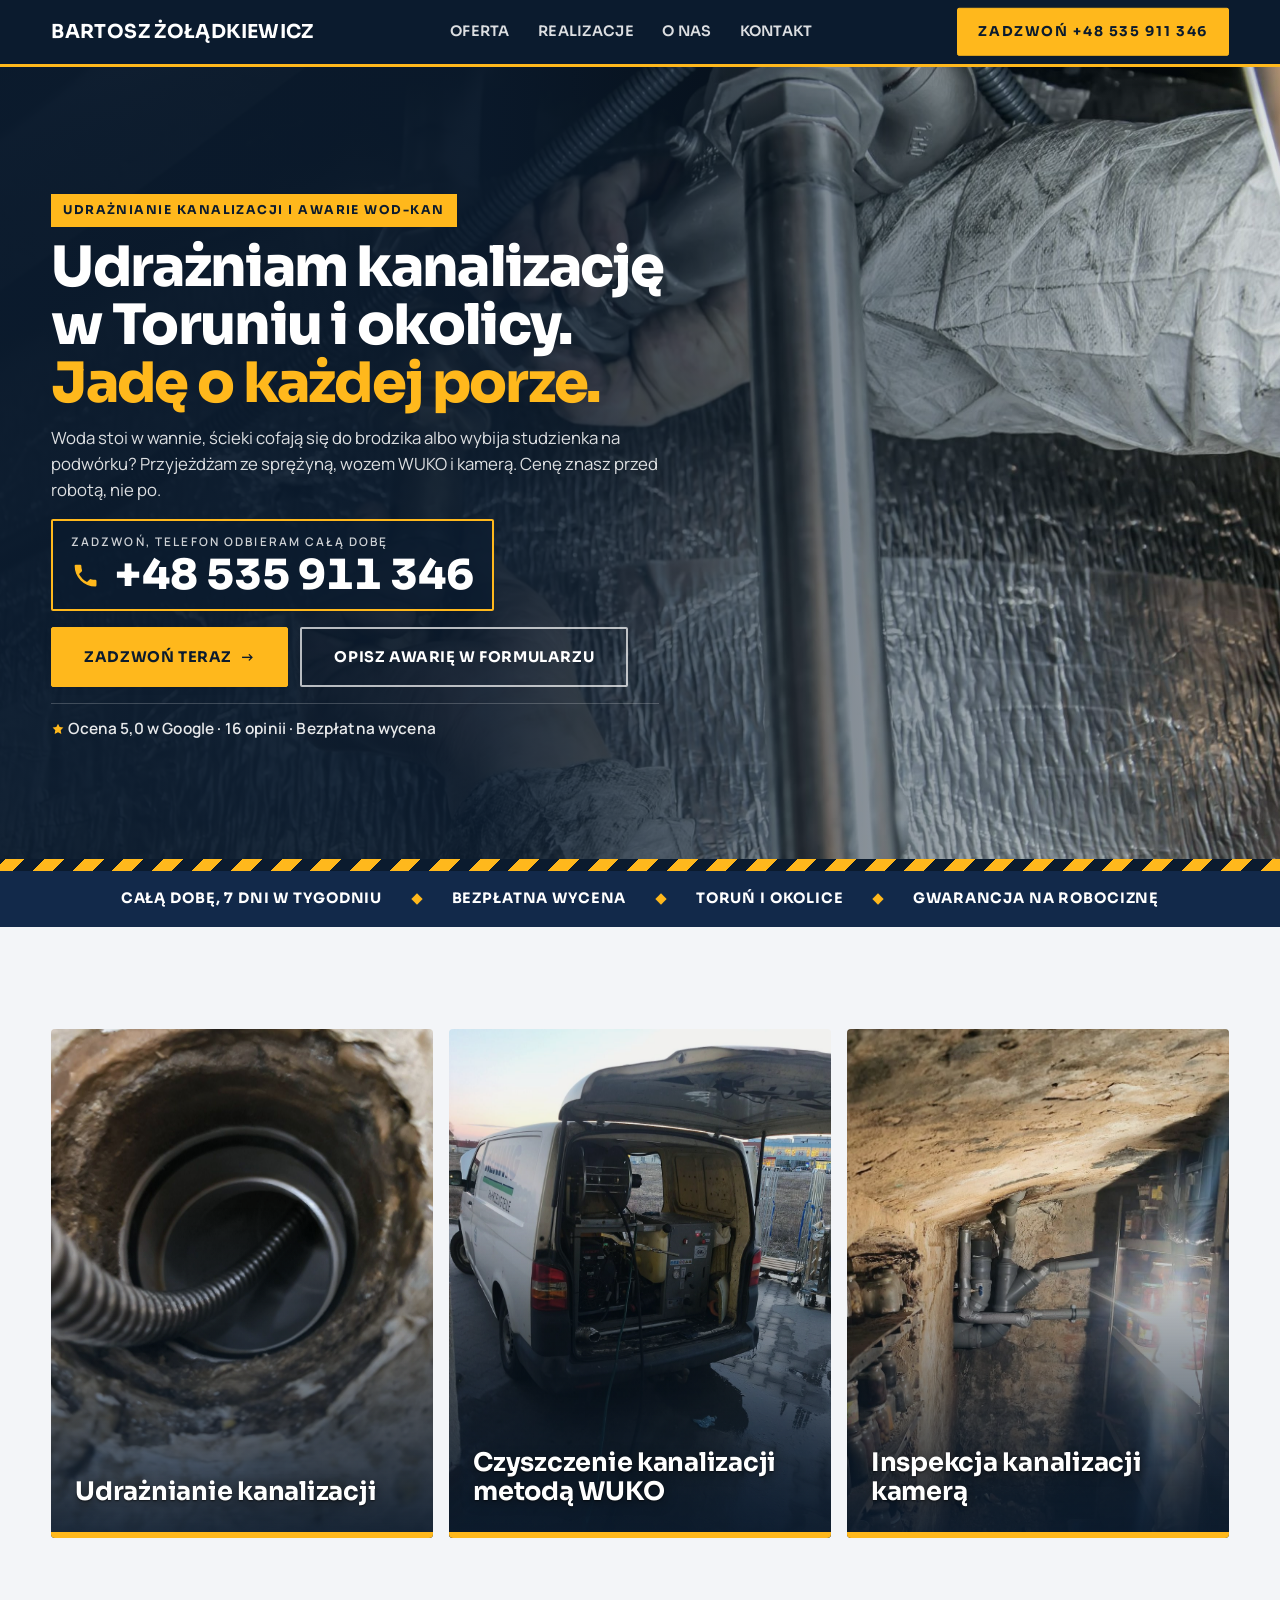
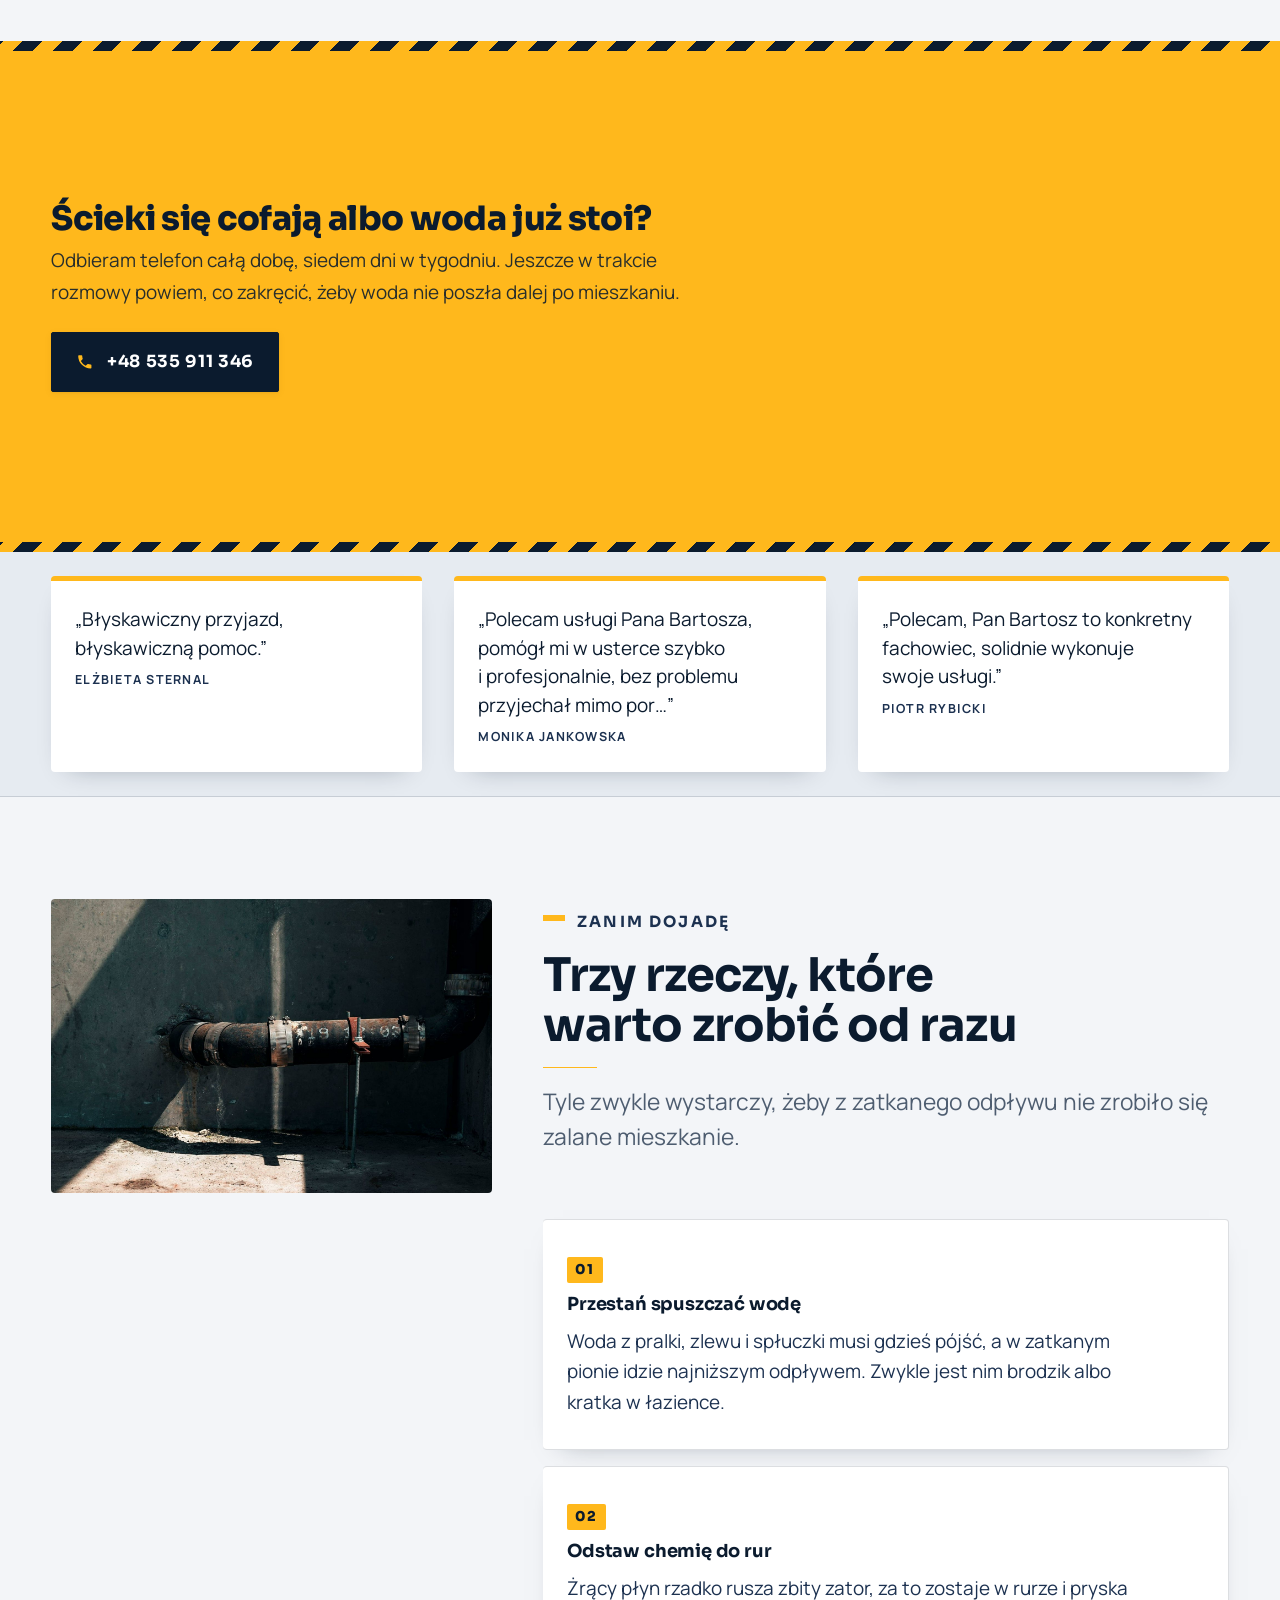
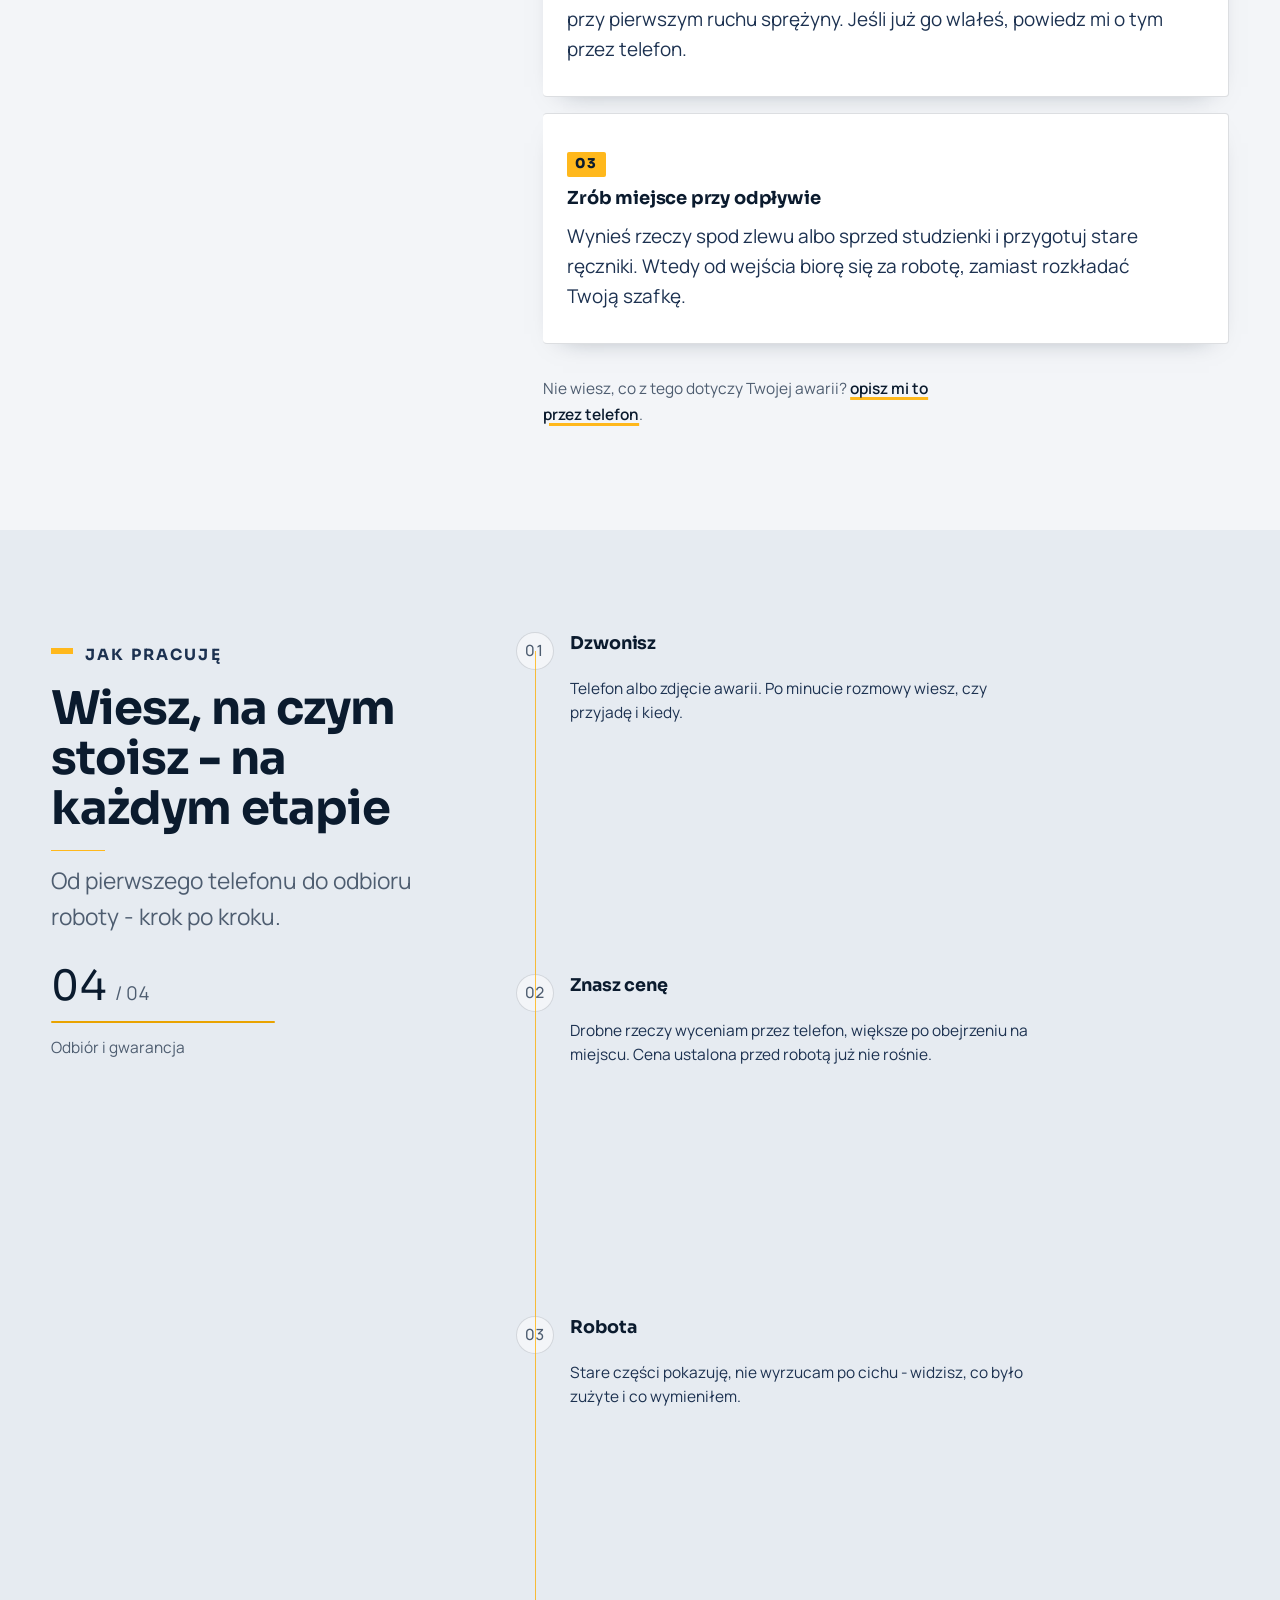
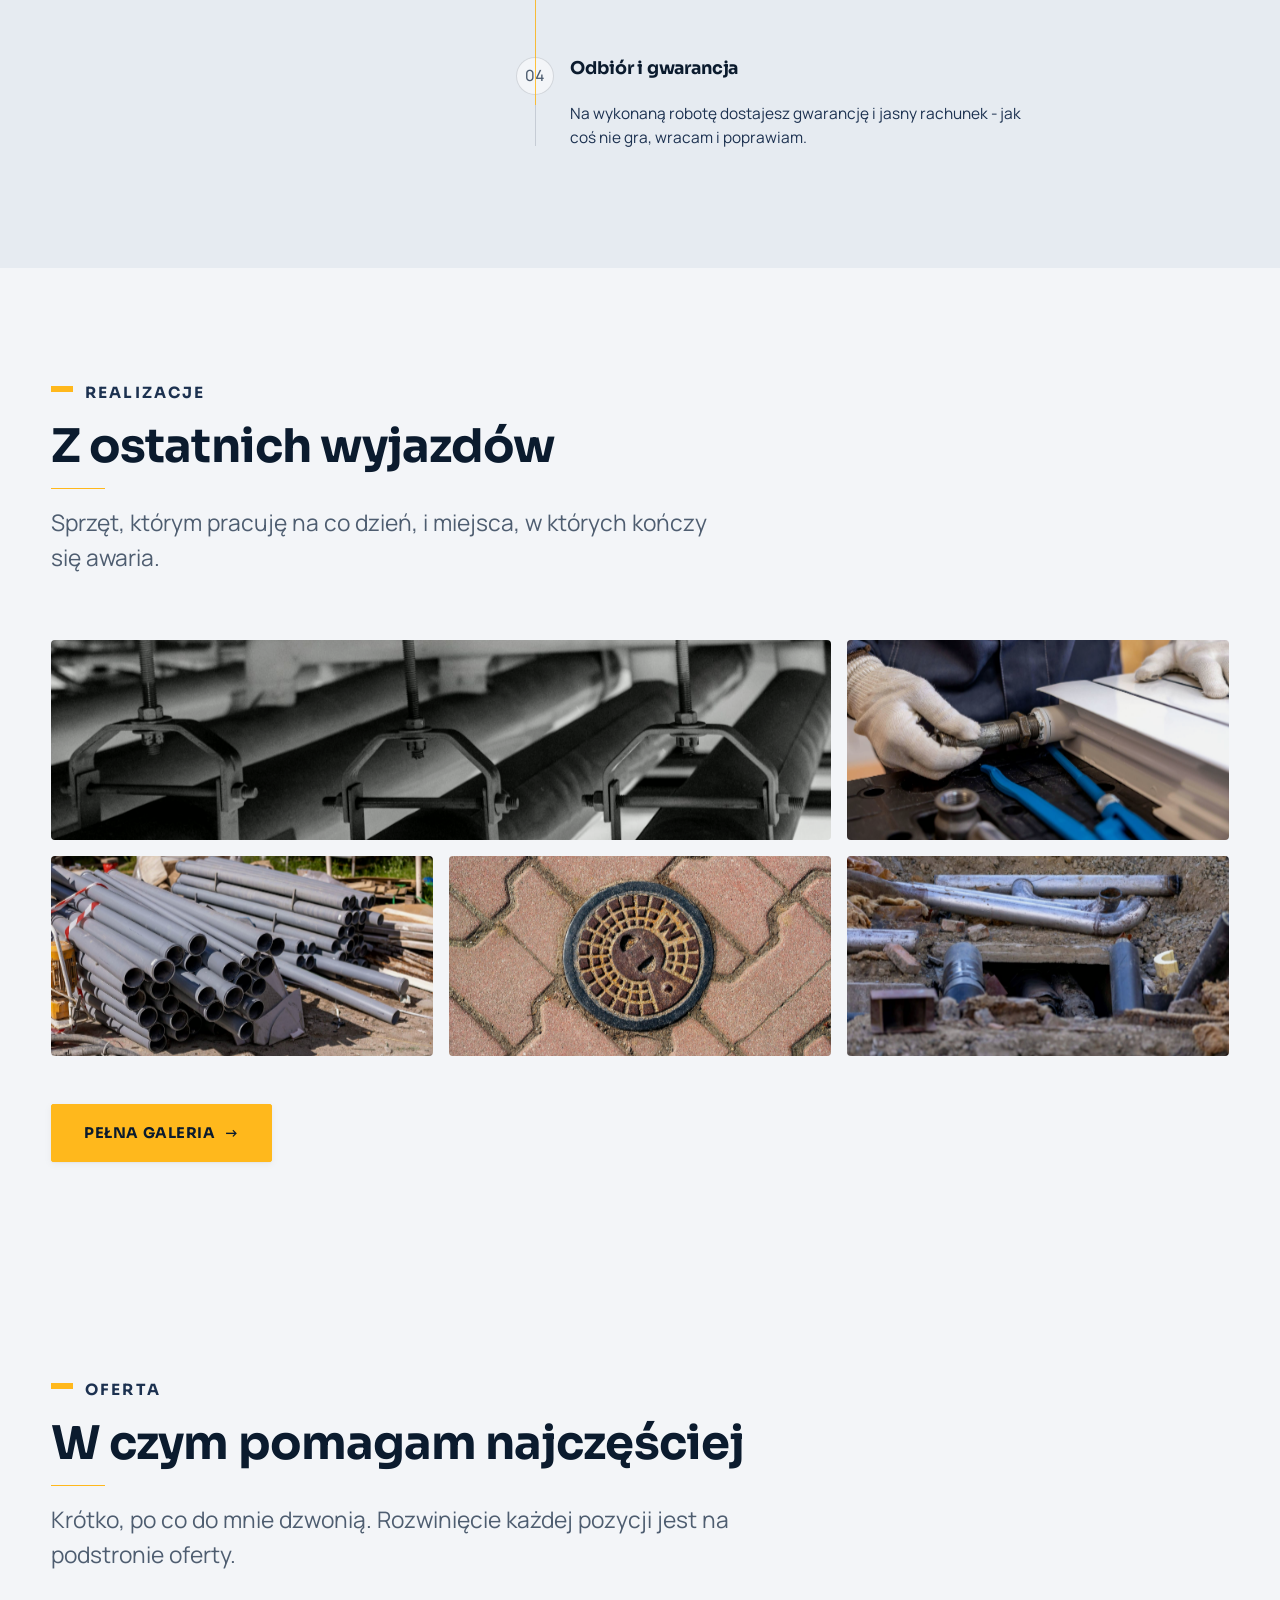
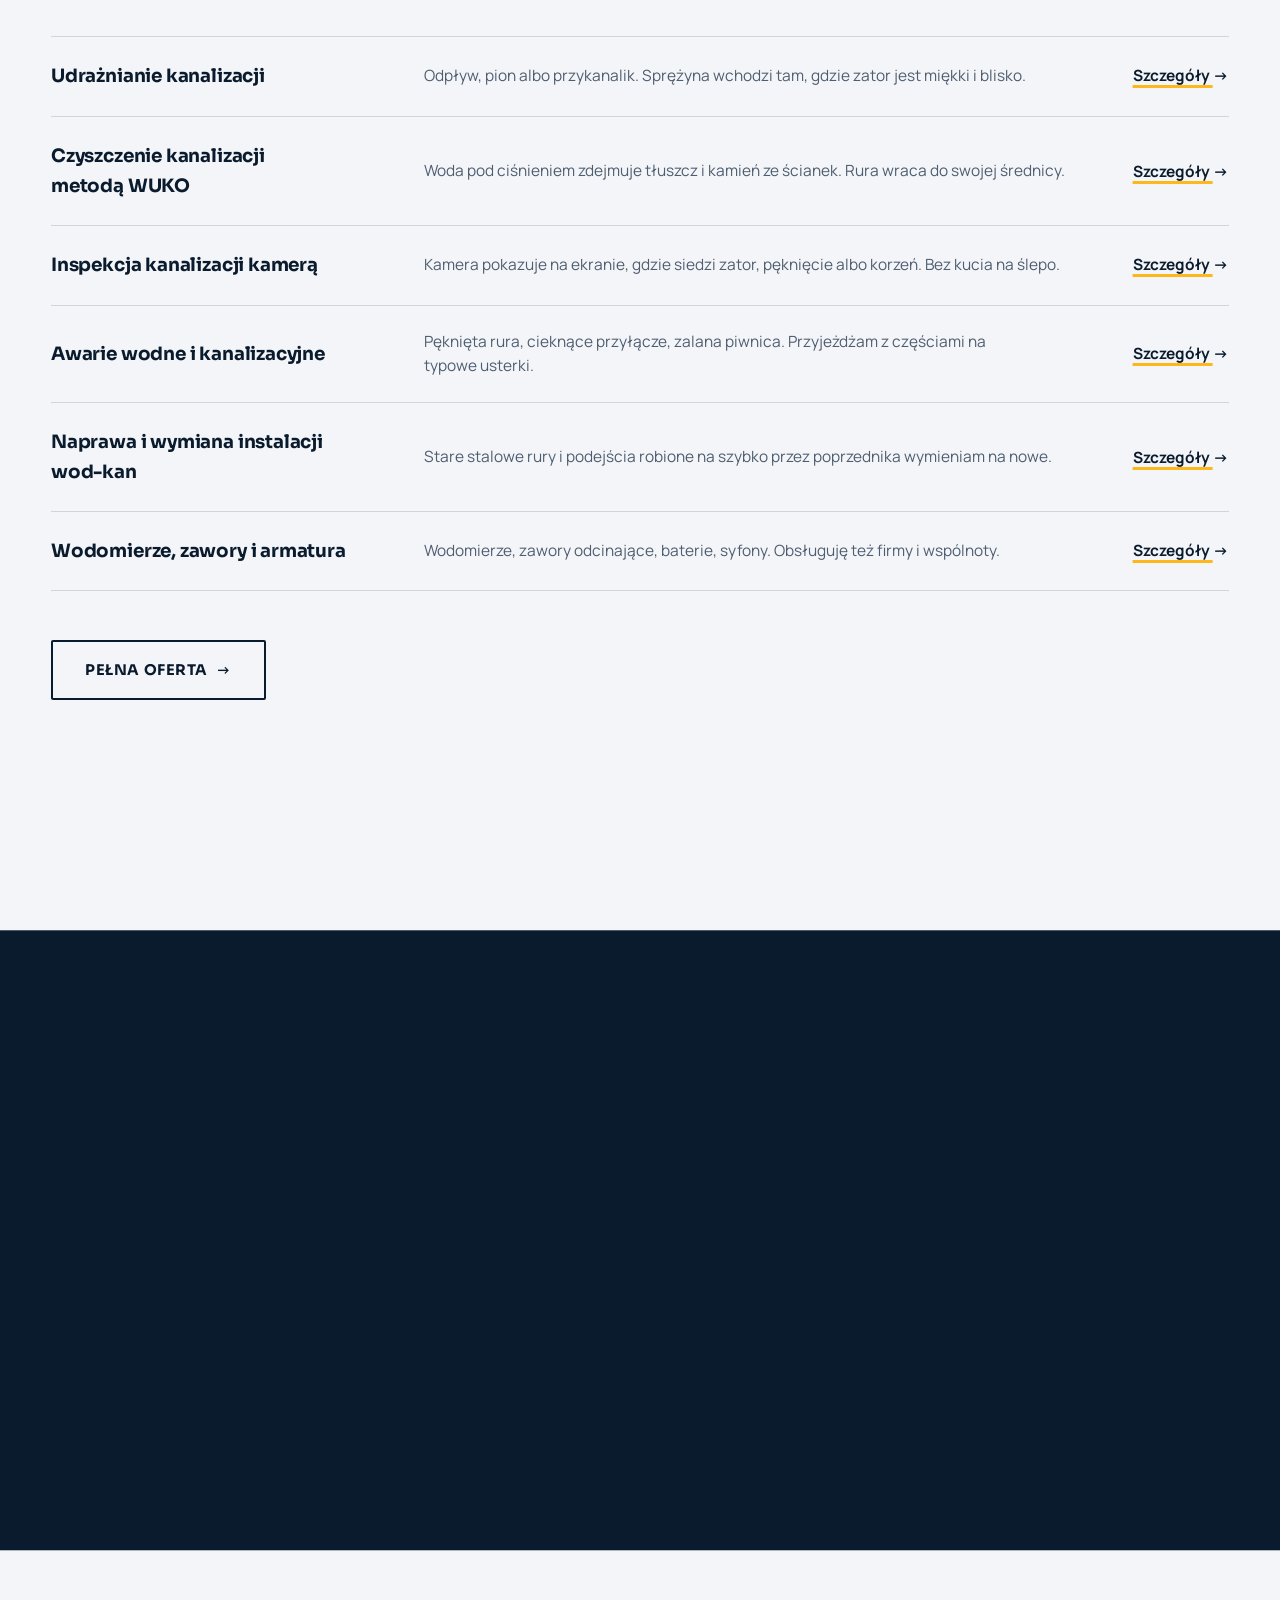
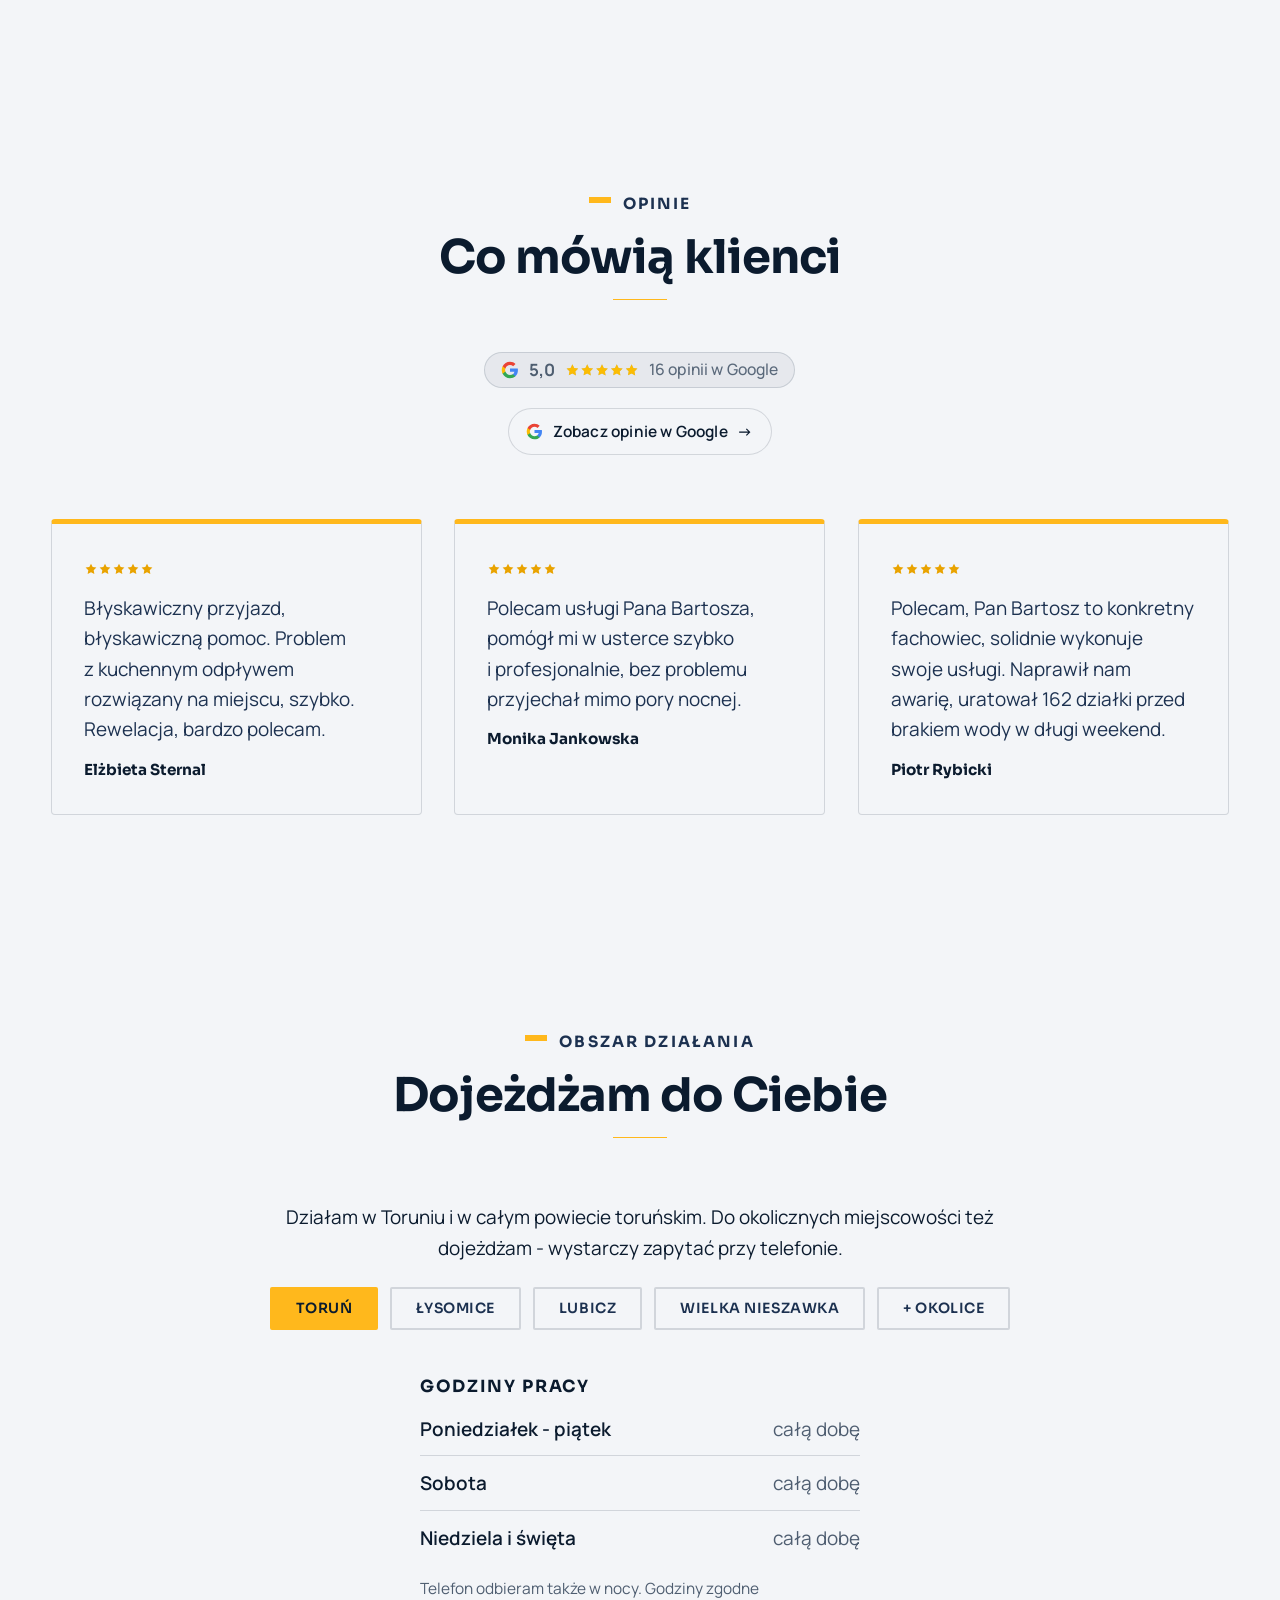
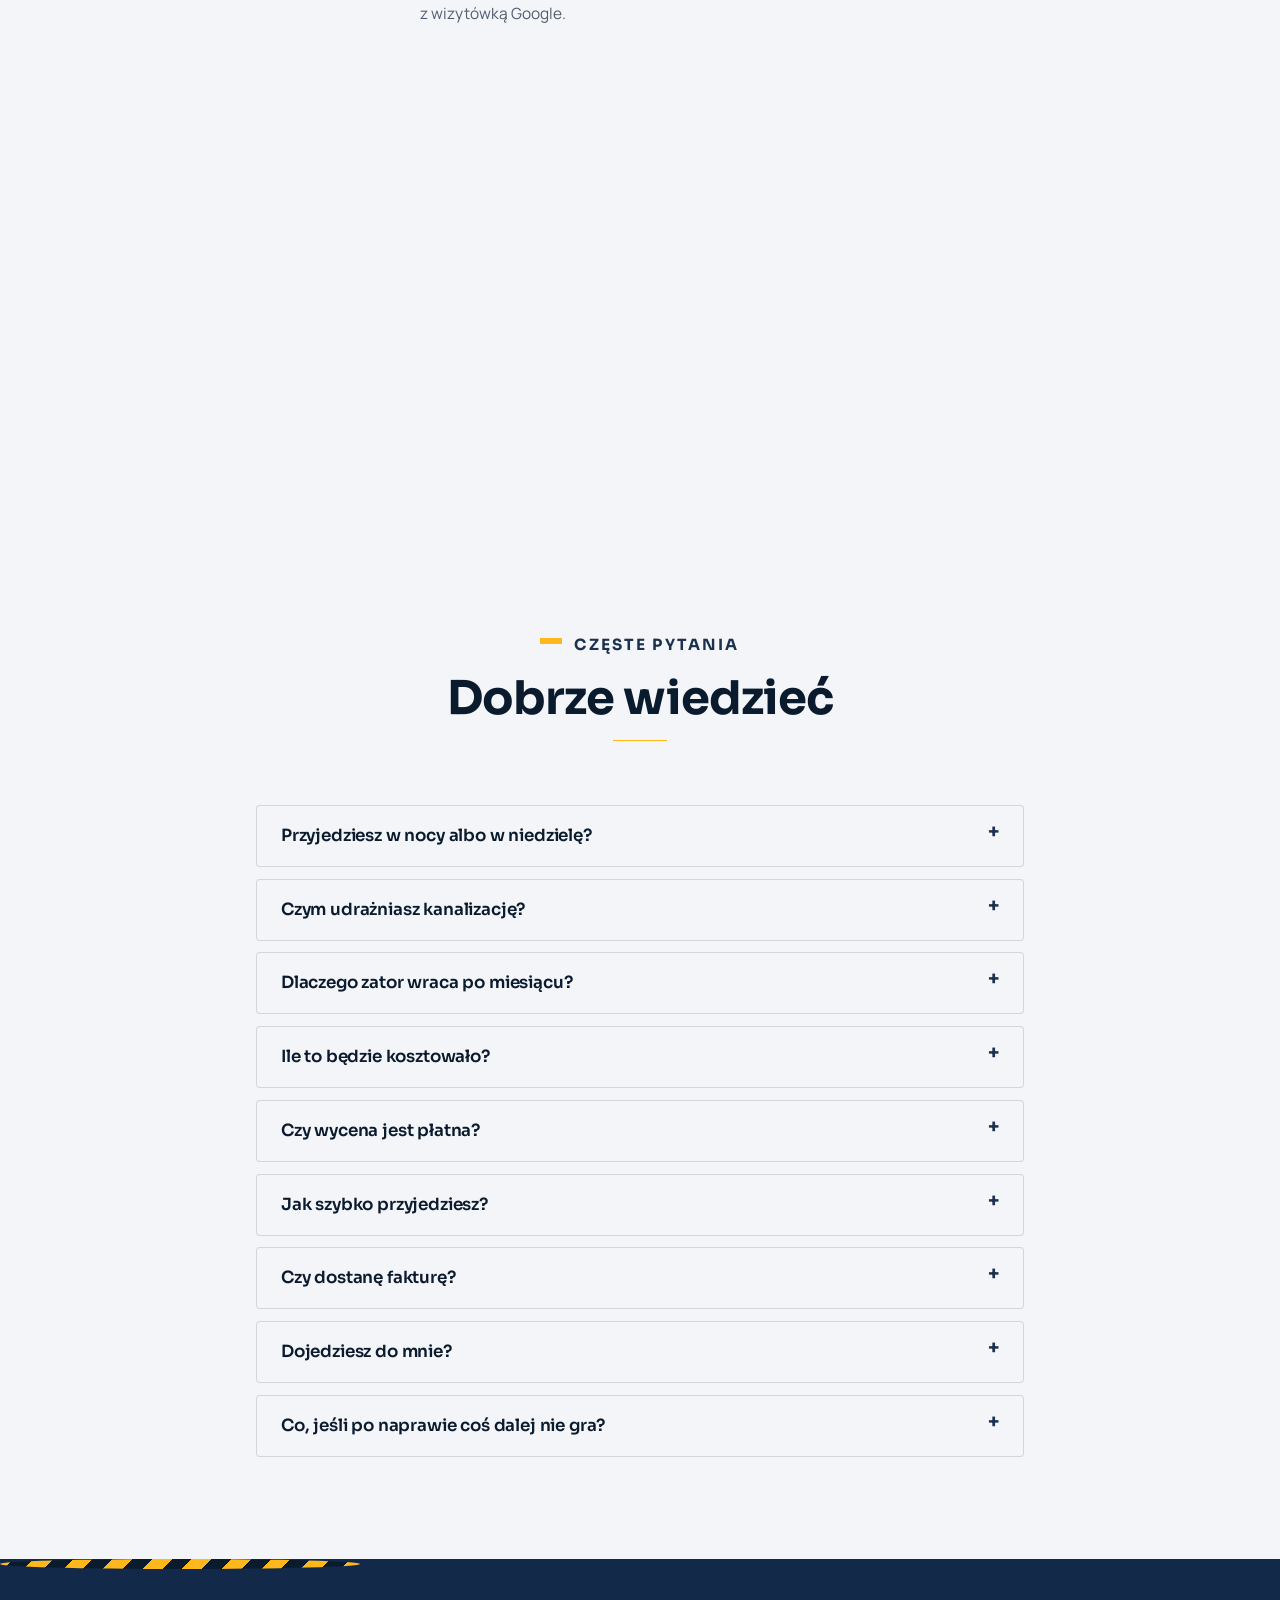
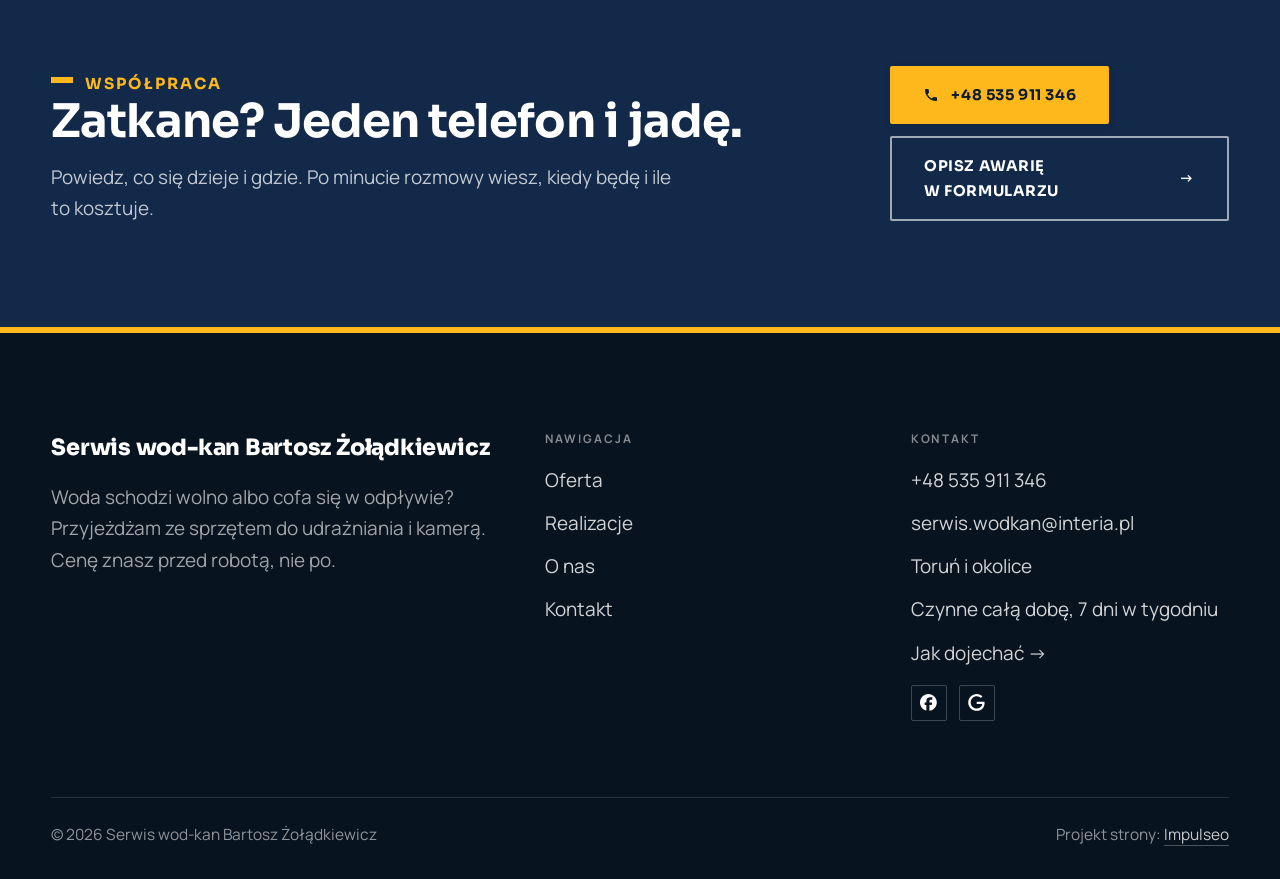
<file: index.html>
<!DOCTYPE html>
<html lang="pl">
<head>
<meta charset="UTF-8">
<meta name="viewport" content="width=device-width, initial-scale=1.0">
<title>Serwis wod-kan Bartosz Żołądkiewicz - udrażnianie kanalizacji i usługi wod-kan</title>
<meta name="description" content="Udrażnianie kanalizacji w Toruniu i okolicach: sprężyna, WUKO, inspekcja kamerą. Telefon czynny całą dobę, 7 dni w tygodniu. Cenę znasz przed robotą. Zadzwoń: +48 535 911 346.">
<link rel="canonical" href="https://impulseo-pl.github.io/serwis-wod-kan-bartosz-zoladkiewicz/">
<meta name="robots" content="noindex, nofollow">
<meta property="og:type" content="website">
<meta property="og:locale" content="pl_PL">
<meta property="og:site_name" content="Serwis wod-kan Bartosz Żołądkiewicz">
<meta property="og:title" content="Udrażnianie kanalizacji Toruń i okolice - całą dobę - Serwis wod-kan Bartosz Żołądkiewicz">
<meta property="og:description" content="Udrażnianie kanalizacji w Toruniu i okolicach: sprężyna, WUKO, inspekcja kamerą. Telefon czynny całą dobę, 7 dni w tygodniu. Cenę znasz przed robotą. Zadzwoń: +48 535 911 346.">
<meta property="og:url" content="https://impulseo-pl.github.io/serwis-wod-kan-bartosz-zoladkiewicz/">
<meta property="og:image" content="https://impulseo-pl.github.io/serwis-wod-kan-bartosz-zoladkiewicz/img/og.jpg">
<meta property="og:image:width" content="1200">
<meta property="og:image:height" content="630">
<meta name="twitter:card" content="summary_large_image">
<script type="application/ld+json">{"@context": "https://schema.org", "@type": "Plumber", "name": "Serwis wod-kan Bartosz \u017bo\u0142\u0105dkiewicz", "url": "https://impulseo-pl.github.io/serwis-wod-kan-bartosz-zoladkiewicz/", "telephone": "+48535911346", "email": "serwis.wodkan@interia.pl", "image": "https://impulseo-pl.github.io/serwis-wod-kan-bartosz-zoladkiewicz/img/og.jpg", "address": {"@type": "PostalAddress", "addressLocality": "Toru\u0144", "addressCountry": "PL"}, "areaServed": ["Toru\u0144", "powiat toru\u0144ski"], "openingHoursSpecification": [{"@type": "OpeningHoursSpecification", "dayOfWeek": ["Monday","Tuesday","Wednesday","Thursday","Friday","Saturday","Sunday"], "opens": "00:00", "closes": "23:59"}], "aggregateRating": {"@type": "AggregateRating", "ratingValue": "5.0", "reviewCount": "16"}, "makesOffer": [{"@type": "Offer", "itemOffered": {"@type": "Service", "name": "Udra\u017cnianie kanalizacji"}}, {"@type": "Offer", "itemOffered": {"@type": "Service", "name": "Czyszczenie kanalizacji metod\u0105 WUKO"}}, {"@type": "Offer", "itemOffered": {"@type": "Service", "name": "Inspekcja kanalizacji kamer\u0105"}}], "sameAs": ["https://www.facebook.com/profile.php?id=61592146282906", "https://www.google.com/maps?cid=15929788150945494113"]}</script>
<link rel="preconnect" href="https://fonts.googleapis.com">
<link rel="preconnect" href="https://fonts.gstatic.com" crossorigin>
<link href="https://fonts.googleapis.com/css2?family=Sora:wght@500;600;700;800&family=Manrope:wght@400;500;600;700;800&display=swap" rel="stylesheet">
<link rel="stylesheet" href="assets/styles.css?v=p3t0922">
<meta name="nb-deploy" content="0aded5d52ba5">
</head>
<body>

<header class="nav">
  <div class="wrap nav-inner">
    <a class="brand" href="index.html"><span class="name">Bartosz Żołądkiewicz</span><span class="sub">Toruń i okolice</span></a>
    <nav class="nav-links">
      <a href="oferta.html">Oferta</a>
      <a href="realizacje.html">Realizacje</a>
      <a href="o-nas.html">O nas</a>
      <a href="kontakt.html">Kontakt</a>
      <a href="tel:+48535911346" class="btn btn-accent">Zadzwoń +48 535 911 346</a>
    </nav>
    <button class="nav-toggle" aria-label="Menu"><span></span><span></span><span></span></button>
  </div>
</header>

<main>
<section class="hero-fach">
  <img class="hf-photo" src="img/hero.jpg" fetchpriority="high" alt="Udrażnianie kanalizacji i usługi wod-kan w Toruniu i okolicy" width="1840" height="1218">
  <div class="hf-panel">
    <div class="hf-inner">
      <span class="hf-kicker">Udrażnianie kanalizacji i awarie wod-kan</span>
      <h1 class="hf-title">Udrażniam kanalizację w Toruniu i okolicy. <em>Jadę o każdej porze.</em></h1>
      <p class="hf-lead">Woda stoi w wannie, ścieki cofają się do brodzika albo wybija studzienka na podwórku? Przyjeżdżam ze sprężyną, wozem WUKO i kamerą. Cenę znasz przed robotą, nie po.</p>
      <a class="hf-phone" href="tel:+48535911346"><span class="hf-phone-lab">Zadzwoń, telefon odbieram całą dobę</span><span class="hf-phone-num"><svg class="ico-tel" width="16" height="16" viewBox="0 0 24 24" fill="none" aria-hidden="true"><path d="M6.6 10.8a15.5 15.5 0 0 0 6.6 6.6l2.2-2.2a1 1 0 0 1 1-.24 11.4 11.4 0 0 0 3.6.58 1 1 0 0 1 1 1V20a1 1 0 0 1-1 1A17 17 0 0 1 3 4a1 1 0 0 1 1-1h3.5a1 1 0 0 1 1 1c0 1.25.2 2.46.58 3.6a1 1 0 0 1-.25 1l-2.23 2.2Z" fill="currentColor"/></svg> +48 535 911 346</span></a>
      <div class="hf-actions">
        <a href="tel:+48535911346" class="btn btn-accent">Zadzwoń teraz <span class="arr">→</span></a>
        <a href="kontakt.html" class="btn btn-ghost hf-ghost">Opisz awarię w formularzu</a>
      </div>
      <div class="hf-trust"><svg class="ico-star" width="14" height="14" viewBox="0 0 24 24" style="vertical-align:-2px" aria-hidden="true"><path d="M12 2.8l2.85 5.8 6.4.93-4.63 4.5 1.1 6.37L12 17.4l-5.72 3 1.1-6.37-4.63-4.5 6.4-.93L12 2.8Z" fill="currentColor"/></svg> Ocena 5,0 w Google · 16 opinii · Bezpłatna wycena</div>
    </div>
  </div>
</section>
<section class="fach-promise">
  <div class="wrap">
    <ul class="fp-row reveal"><li>Całą dobę, 7 dni w tygodniu</li><li>Bezpłatna wycena</li><li>Toruń i okolice</li><li>Gwarancja na robociznę</li></ul>
  </div>
</section>
<section class="gateways-band">
  <div class="wrap">
    <div class="gateways">
      <a href="oferta.html" class="gateway reveal"><img src="img/g1.jpg" alt="Udrażnianie kanalizacji" width="1200" height="1600" decoding="async"><span class="g-ttl">Udrażnianie kanalizacji</span></a>
      <a href="oferta.html" class="gateway reveal"><img src="img/g2.jpg" alt="Czyszczenie kanalizacji metodą WUKO" width="1200" height="1600" decoding="async"><span class="g-ttl">Czyszczenie kanalizacji metodą WUKO</span></a>
      <a href="oferta.html" class="gateway reveal"><img src="img/g5.jpg" alt="Inspekcja kanalizacji kamerą" width="1600" height="1200" decoding="async"><span class="g-ttl">Inspekcja kanalizacji kamerą</span></a>
    </div>
  </div>
</section>
<section class="awaria">
  <div class="wrap">
    <div>
      <h3>Ścieki się cofają albo woda już stoi?</h3>
      <p>Odbieram telefon całą dobę, siedem dni w tygodniu. Jeszcze w trakcie rozmowy powiem, co zakręcić, żeby woda nie poszła dalej po mieszkaniu.</p>
    </div>
    <a class="btn btn-accent" href="tel:+48535911346"><svg class="ico-tel" width="16" height="16" viewBox="0 0 24 24" fill="none" aria-hidden="true"><path d="M6.6 10.8a15.5 15.5 0 0 0 6.6 6.6l2.2-2.2a1 1 0 0 1 1-.24 11.4 11.4 0 0 0 3.6.58 1 1 0 0 1 1 1V20a1 1 0 0 1-1 1A17 17 0 0 1 3 4a1 1 0 0 1 1-1h3.5a1 1 0 0 1 1 1c0 1.25.2 2.46.58 3.6a1 1 0 0 1-.25 1l-2.23 2.2Z" fill="currentColor"/></svg> +48 535 911 346</a>
  </div>
</section>
<section class="opinie-mini" aria-label="Opinie klientów">
  <div class="wrap">
    <div class="om-row">
      <div class="om-item reveal"><blockquote>„Błyskawiczny przyjazd, błyskawiczną pomoc.”</blockquote><span class="om-autor">Elżbieta Sternal</span></div>
      <div class="om-item reveal"><blockquote>„Polecam usługi Pana Bartosza, pomógł mi w usterce szybko i profesjonalnie, bez problemu przyjechał mimo por…”</blockquote><span class="om-autor">Monika Jankowska</span></div>
      <div class="om-item reveal"><blockquote>„Polecam, Pan Bartosz to konkretny fachowiec, solidnie wykonuje swoje usługi.”</blockquote><span class="om-autor">Piotr Rybicki</span></div>
    </div>
  </div>
</section>
<section class="zanim">
  <div class="wrap zn-grid">
    <div class="zn-foto reveal"><img src="img/g12.jpg" alt="Żeliwny pion kanalizacyjny w piwnicy" width="1600" height="1068" decoding="async"></div>
    <div class="zn-tresc">
    <div class="head reveal">
      <span class="eyebrow">Zanim dojadę</span>
      <h2>Trzy rzeczy, które warto zrobić od razu</h2>
      <p>Tyle zwykle wystarczy, żeby z zatkanego odpływu nie zrobiło się zalane mieszkanie.</p>
    </div>
    <ol class="zn-list">
      <li class="reveal"><span class="zn-no">01</span><h3>Przestań spuszczać wodę</h3><p>Woda z pralki, zlewu i spłuczki musi gdzieś pójść, a w zatkanym pionie idzie najniższym odpływem. Zwykle jest nim brodzik albo kratka w łazience.</p></li>
      <li class="reveal"><span class="zn-no">02</span><h3>Odstaw chemię do rur</h3><p>Żrący płyn rzadko rusza zbity zator, za to zostaje w rurze i pryska przy pierwszym ruchu sprężyny. Jeśli już go wlałeś, powiedz mi o tym przez telefon.</p></li>
      <li class="reveal"><span class="zn-no">03</span><h3>Zrób miejsce przy odpływie</h3><p>Wynieś rzeczy spod zlewu albo sprzed studzienki i przygotuj stare ręczniki. Wtedy od wejścia biorę się za robotę, zamiast rozkładać Twoją szafkę.</p></li>
    </ol>
    <p class="zn-stopka reveal">Nie wiesz, co z tego dotyczy Twojej awarii? <a href="tel:+48535911346">opisz mi to przez telefon</a>.</p>
    </div>
  </div>
</section>
<section class="proces proces-os fachowcy">
  <div class="wrap proc-grid">
    <div class="proc-side">
      <div class="head reveal">
        <span class="eyebrow">Jak pracuję</span>
        <h2>Wiesz, na czym stoisz - na każdym etapie</h2>
        <p>Od pierwszego telefonu do odbioru roboty - krok po kroku.</p>
      </div>
      <div class="proc-count" aria-hidden="true"><span class="pc-cur">01</span><span class="pc-all">/ 04</span></div>
      <div class="proc-bar" aria-hidden="true"><i></i></div>
      <p class="proc-now" aria-hidden="true">Dzwonisz</p>
    </div>
    <ol class="proces-line">
      <li class="reveal"><span class="pno">01</span><h3>Dzwonisz</h3><p>Telefon albo zdjęcie awarii. Po minucie rozmowy wiesz, czy przyjadę i kiedy.</p></li>
      <li class="reveal"><span class="pno">02</span><h3>Znasz cenę</h3><p>Drobne rzeczy wyceniam przez telefon, większe po obejrzeniu na miejscu. Cena ustalona przed robotą już nie rośnie.</p></li>
      <li class="reveal"><span class="pno">03</span><h3>Robota</h3><p>Stare części pokazuję, nie wyrzucam po cichu - widzisz, co było zużyte i co wymieniłem.</p></li>
      <li class="reveal"><span class="pno">04</span><h3>Odbiór i gwarancja</h3><p>Na wykonaną robotę dostajesz gwarancję i jasny rachunek - jak coś nie gra, wracam i poprawiam.</p></li>
    </ol>
  </div>
</section>
<section>
  <div class="wrap">
    <div class="head reveal">
      <span class="eyebrow">Realizacje</span>
      <h2>Z ostatnich wyjazdów</h2>
      <p>Sprzęt, którym pracuję na co dzień, i miejsca, w których kończy się awaria.</p>
    </div>
    <div class="gallery">
      <div class="tile t-two3 reveal"><img src="img/g6.jpg" alt="Pion kanalizacyjny po czyszczeniu" loading="lazy" width="1770" height="1110" decoding="async"></div>
      <div class="tile t-third reveal"><img src="img/g7.jpg" alt="Montaż instalacji wodnej" loading="lazy" width="1880" height="1253" decoding="async"></div>
      <div class="tile t-third reveal"><img src="img/g8.jpg" alt="Rury kanalizacyjne przygotowane do wymiany" loading="lazy" width="1880" height="1253" decoding="async"></div>
      <div class="tile t-third reveal"><img src="img/g9.jpg" alt="Właz studzienki kanalizacyjnej" loading="lazy" width="1880" height="1253" decoding="async"></div>
      <div class="tile t-third reveal"><img src="img/g10.jpg" alt="Wymiana odcinka kanalizacji w wykopie" loading="lazy" width="1776" height="1120" decoding="async"></div>
    </div>
    <div style="margin-top:var(--space-7)" class="reveal"><a href="realizacje.html" class="btn btn-accent">Pełna galeria <span class="arr">→</span></a></div>
  </div>
</section>
<section class="fach-uslugi">
  <div class="wrap">
    <div class="head reveal">
      <span class="eyebrow">Oferta</span>
      <h2>W czym pomagam najczęściej</h2>
      <p>Krótko, po co do mnie dzwonią. Rozwinięcie każdej pozycji jest na podstronie oferty.</p>
    </div>
    <ul class="fu-list">
      <li class="fu-row reveal"><div class="fu-name">Udrażnianie kanalizacji</div><div class="fu-desc">Odpływ, pion albo przykanalik. Sprężyna wchodzi tam, gdzie zator jest miękki i blisko.</div><a class="fu-cta" href="oferta.html">Szczegóły <span class="arr">→</span></a></li>
      <li class="fu-row reveal"><div class="fu-name">Czyszczenie kanalizacji metodą WUKO</div><div class="fu-desc">Woda pod ciśnieniem zdejmuje tłuszcz i kamień ze ścianek. Rura wraca do swojej średnicy.</div><a class="fu-cta" href="oferta.html">Szczegóły <span class="arr">→</span></a></li>
      <li class="fu-row reveal"><div class="fu-name">Inspekcja kanalizacji kamerą</div><div class="fu-desc">Kamera pokazuje na ekranie, gdzie siedzi zator, pęknięcie albo korzeń. Bez kucia na ślepo.</div><a class="fu-cta" href="oferta.html">Szczegóły <span class="arr">→</span></a></li>
      <li class="fu-row reveal"><div class="fu-name">Awarie wodne i kanalizacyjne</div><div class="fu-desc">Pęknięta rura, cieknące przyłącze, zalana piwnica. Przyjeżdżam z częściami na typowe usterki.</div><a class="fu-cta" href="oferta.html">Szczegóły <span class="arr">→</span></a></li>
      <li class="fu-row reveal"><div class="fu-name">Naprawa i wymiana instalacji wod-kan</div><div class="fu-desc">Stare stalowe rury i podejścia robione na szybko przez poprzednika wymieniam na nowe.</div><a class="fu-cta" href="oferta.html">Szczegóły <span class="arr">→</span></a></li>
      <li class="fu-row reveal"><div class="fu-name">Wodomierze, zawory i armatura</div><div class="fu-desc">Wodomierze, zawory odcinające, baterie, syfony. Obsługuję też firmy i wspólnoty.</div><a class="fu-cta" href="oferta.html">Szczegóły <span class="arr">→</span></a></li>
    </ul>
    <div style="margin-top:var(--space-7)" class="reveal"><a href="oferta.html" class="btn btn-ghost">Pełna oferta <span class="arr">→</span></a></div>
  </div>
</section>
<section class="stopklatka" aria-hidden="true">
  <div class="stk-bg" style="background-image:url(img/about.jpg)"></div>
</section>
<section class="opinie">
  <div class="wrap">
    <div class="head center reveal">
      <span class="eyebrow">Opinie</span>
      <h2>Co mówią klienci</h2>
    </div>
    <p class="op-meta reveal"><span class="g-badge"><svg class="gb-ico" viewBox="0 0 24 24" width="18" height="18" aria-hidden="true"><path fill="#4285F4" d="M22.56 12.25c0-.78-.07-1.53-.2-2.25H12v4.26h5.92c-.26 1.37-1.04 2.53-2.21 3.31v2.77h3.57c2.08-1.92 3.28-4.74 3.28-8.09z"/><path fill="#34A853" d="M12 23c2.97 0 5.46-.98 7.28-2.66l-3.57-2.77c-.98.66-2.23 1.06-3.71 1.06-2.86 0-5.29-1.93-6.16-4.53H2.18v2.84C3.99 20.53 7.7 23 12 23z"/><path fill="#FBBC05" d="M5.84 14.09c-.22-.66-.35-1.36-.35-2.09s.13-1.43.35-2.09V7.07H2.18C1.43 8.55 1 10.22 1 12s.43 3.45 1.18 4.93l2.85-2.22.81-.62z"/><path fill="#EA4335" d="M12 5.38c1.62 0 3.06.56 4.21 1.64l3.15-3.15C17.45 2.09 14.97 1 12 1 7.7 1 3.99 3.47 2.18 7.07l3.66 2.84c.87-2.6 3.3-4.53 6.16-4.53z"/></svg><b class="gb-ocena">5,0</b><svg class="gb-stars" viewBox="0 0 90 18" width="74" height="14.8" aria-hidden="true"><g fill="currentColor" opacity=".26"><path transform="translate(0,0)" d="M9 1.6l2.2 4.46 4.92.72-3.56 3.47.84 4.9L9 12.74l-4.4 2.31.84-4.9L1.88 6.68l4.92-.72L9 1.6Z"/><path transform="translate(18,0)" d="M9 1.6l2.2 4.46 4.92.72-3.56 3.47.84 4.9L9 12.74l-4.4 2.31.84-4.9L1.88 6.68l4.92-.72L9 1.6Z"/><path transform="translate(36,0)" d="M9 1.6l2.2 4.46 4.92.72-3.56 3.47.84 4.9L9 12.74l-4.4 2.31.84-4.9L1.88 6.68l4.92-.72L9 1.6Z"/><path transform="translate(54,0)" d="M9 1.6l2.2 4.46 4.92.72-3.56 3.47.84 4.9L9 12.74l-4.4 2.31.84-4.9L1.88 6.68l4.92-.72L9 1.6Z"/><path transform="translate(72,0)" d="M9 1.6l2.2 4.46 4.92.72-3.56 3.47.84 4.9L9 12.74l-4.4 2.31.84-4.9L1.88 6.68l4.92-.72L9 1.6Z"/></g><clipPath id="gs1000"><rect x="0" y="0" width="90.0" height="18"/></clipPath><g fill="#FBBC04" clip-path="url(#gs1000)"><path transform="translate(0,0)" d="M9 1.6l2.2 4.46 4.92.72-3.56 3.47.84 4.9L9 12.74l-4.4 2.31.84-4.9L1.88 6.68l4.92-.72L9 1.6Z"/><path transform="translate(18,0)" d="M9 1.6l2.2 4.46 4.92.72-3.56 3.47.84 4.9L9 12.74l-4.4 2.31.84-4.9L1.88 6.68l4.92-.72L9 1.6Z"/><path transform="translate(36,0)" d="M9 1.6l2.2 4.46 4.92.72-3.56 3.47.84 4.9L9 12.74l-4.4 2.31.84-4.9L1.88 6.68l4.92-.72L9 1.6Z"/><path transform="translate(54,0)" d="M9 1.6l2.2 4.46 4.92.72-3.56 3.47.84 4.9L9 12.74l-4.4 2.31.84-4.9L1.88 6.68l4.92-.72L9 1.6Z"/><path transform="translate(72,0)" d="M9 1.6l2.2 4.46 4.92.72-3.56 3.47.84 4.9L9 12.74l-4.4 2.31.84-4.9L1.88 6.68l4.92-.72L9 1.6Z"/></g></svg><span class="gb-txt">16 opinii w Google</span></span></p>
    <p class="op-meta reveal"><a class="op-google" href="https://www.google.com/maps?cid=15929788150945494113" target="_blank" rel="noopener"><svg class="op-g-ico" viewBox="0 0 24 24" width="17" height="17" aria-hidden="true"><path fill="#4285F4" d="M22.56 12.25c0-.78-.07-1.53-.2-2.25H12v4.26h5.92c-.26 1.37-1.04 2.53-2.21 3.31v2.77h3.57c2.08-1.92 3.28-4.74 3.28-8.09z"/><path fill="#34A853" d="M12 23c2.97 0 5.46-.98 7.28-2.66l-3.57-2.77c-.98.66-2.23 1.06-3.71 1.06-2.86 0-5.29-1.93-6.16-4.53H2.18v2.84C3.99 20.53 7.7 23 12 23z"/><path fill="#FBBC05" d="M5.84 14.09c-.22-.66-.35-1.36-.35-2.09s.13-1.43.35-2.09V7.07H2.18C1.43 8.55 1 10.22 1 12s.43 3.45 1.18 4.93l2.85-2.22.81-.62z"/><path fill="#EA4335" d="M12 5.38c1.62 0 3.06.56 4.21 1.64l3.15-3.15C17.45 2.09 14.97 1 12 1 7.7 1 3.99 3.47 2.18 7.07l3.66 2.84c.87-2.6 3.3-4.53 6.16-4.53z"/></svg><span>Zobacz opinie w Google</span><span class="arr">→</span></a></p>
    <div class="opinie-grid">
      <figure class="op-card reveal"><span class="op-star"><svg class="ico-star" width="14" height="14" viewBox="0 0 24 24" style="vertical-align:-2px" aria-hidden="true"><path d="M12 2.8l2.85 5.8 6.4.93-4.63 4.5 1.1 6.37L12 17.4l-5.72 3 1.1-6.37-4.63-4.5 6.4-.93L12 2.8Z" fill="currentColor"/></svg><svg class="ico-star" width="14" height="14" viewBox="0 0 24 24" style="vertical-align:-2px" aria-hidden="true"><path d="M12 2.8l2.85 5.8 6.4.93-4.63 4.5 1.1 6.37L12 17.4l-5.72 3 1.1-6.37-4.63-4.5 6.4-.93L12 2.8Z" fill="currentColor"/></svg><svg class="ico-star" width="14" height="14" viewBox="0 0 24 24" style="vertical-align:-2px" aria-hidden="true"><path d="M12 2.8l2.85 5.8 6.4.93-4.63 4.5 1.1 6.37L12 17.4l-5.72 3 1.1-6.37-4.63-4.5 6.4-.93L12 2.8Z" fill="currentColor"/></svg><svg class="ico-star" width="14" height="14" viewBox="0 0 24 24" style="vertical-align:-2px" aria-hidden="true"><path d="M12 2.8l2.85 5.8 6.4.93-4.63 4.5 1.1 6.37L12 17.4l-5.72 3 1.1-6.37-4.63-4.5 6.4-.93L12 2.8Z" fill="currentColor"/></svg><svg class="ico-star" width="14" height="14" viewBox="0 0 24 24" style="vertical-align:-2px" aria-hidden="true"><path d="M12 2.8l2.85 5.8 6.4.93-4.63 4.5 1.1 6.37L12 17.4l-5.72 3 1.1-6.37-4.63-4.5 6.4-.93L12 2.8Z" fill="currentColor"/></svg></span><blockquote>Błyskawiczny przyjazd, błyskawiczną pomoc. Problem z kuchennym odpływem rozwiązany na miejscu, szybko. Rewelacja, bardzo polecam.</blockquote><span class="op-autor">Elżbieta Sternal</span></figure>
      <figure class="op-card reveal"><span class="op-star"><svg class="ico-star" width="14" height="14" viewBox="0 0 24 24" style="vertical-align:-2px" aria-hidden="true"><path d="M12 2.8l2.85 5.8 6.4.93-4.63 4.5 1.1 6.37L12 17.4l-5.72 3 1.1-6.37-4.63-4.5 6.4-.93L12 2.8Z" fill="currentColor"/></svg><svg class="ico-star" width="14" height="14" viewBox="0 0 24 24" style="vertical-align:-2px" aria-hidden="true"><path d="M12 2.8l2.85 5.8 6.4.93-4.63 4.5 1.1 6.37L12 17.4l-5.72 3 1.1-6.37-4.63-4.5 6.4-.93L12 2.8Z" fill="currentColor"/></svg><svg class="ico-star" width="14" height="14" viewBox="0 0 24 24" style="vertical-align:-2px" aria-hidden="true"><path d="M12 2.8l2.85 5.8 6.4.93-4.63 4.5 1.1 6.37L12 17.4l-5.72 3 1.1-6.37-4.63-4.5 6.4-.93L12 2.8Z" fill="currentColor"/></svg><svg class="ico-star" width="14" height="14" viewBox="0 0 24 24" style="vertical-align:-2px" aria-hidden="true"><path d="M12 2.8l2.85 5.8 6.4.93-4.63 4.5 1.1 6.37L12 17.4l-5.72 3 1.1-6.37-4.63-4.5 6.4-.93L12 2.8Z" fill="currentColor"/></svg><svg class="ico-star" width="14" height="14" viewBox="0 0 24 24" style="vertical-align:-2px" aria-hidden="true"><path d="M12 2.8l2.85 5.8 6.4.93-4.63 4.5 1.1 6.37L12 17.4l-5.72 3 1.1-6.37-4.63-4.5 6.4-.93L12 2.8Z" fill="currentColor"/></svg></span><blockquote>Polecam usługi Pana Bartosza, pomógł mi w usterce szybko i profesjonalnie, bez problemu przyjechał mimo pory nocnej.</blockquote><span class="op-autor">Monika Jankowska</span></figure>
      <figure class="op-card reveal"><span class="op-star"><svg class="ico-star" width="14" height="14" viewBox="0 0 24 24" style="vertical-align:-2px" aria-hidden="true"><path d="M12 2.8l2.85 5.8 6.4.93-4.63 4.5 1.1 6.37L12 17.4l-5.72 3 1.1-6.37-4.63-4.5 6.4-.93L12 2.8Z" fill="currentColor"/></svg><svg class="ico-star" width="14" height="14" viewBox="0 0 24 24" style="vertical-align:-2px" aria-hidden="true"><path d="M12 2.8l2.85 5.8 6.4.93-4.63 4.5 1.1 6.37L12 17.4l-5.72 3 1.1-6.37-4.63-4.5 6.4-.93L12 2.8Z" fill="currentColor"/></svg><svg class="ico-star" width="14" height="14" viewBox="0 0 24 24" style="vertical-align:-2px" aria-hidden="true"><path d="M12 2.8l2.85 5.8 6.4.93-4.63 4.5 1.1 6.37L12 17.4l-5.72 3 1.1-6.37-4.63-4.5 6.4-.93L12 2.8Z" fill="currentColor"/></svg><svg class="ico-star" width="14" height="14" viewBox="0 0 24 24" style="vertical-align:-2px" aria-hidden="true"><path d="M12 2.8l2.85 5.8 6.4.93-4.63 4.5 1.1 6.37L12 17.4l-5.72 3 1.1-6.37-4.63-4.5 6.4-.93L12 2.8Z" fill="currentColor"/></svg><svg class="ico-star" width="14" height="14" viewBox="0 0 24 24" style="vertical-align:-2px" aria-hidden="true"><path d="M12 2.8l2.85 5.8 6.4.93-4.63 4.5 1.1 6.37L12 17.4l-5.72 3 1.1-6.37-4.63-4.5 6.4-.93L12 2.8Z" fill="currentColor"/></svg></span><blockquote>Polecam, Pan Bartosz to konkretny fachowiec, solidnie wykonuje swoje usługi. Naprawił nam awarię, uratował 162 działki przed brakiem wody w długi weekend.</blockquote><span class="op-autor">Piotr Rybicki</span></figure>
    </div>
  </div>
</section>
<section class="obszar">
  <div class="wrap">
    <div class="head center reveal">
      <span class="eyebrow">Obszar działania</span>
      <h2>Dojeżdżam do Ciebie</h2>
    </div>
    <p class="obszar-txt reveal" style="text-align:center;max-width:60ch;margin:0 auto 1.4rem">Działam w Toruniu i w całym powiecie toruńskim. Do okolicznych miejscowości też dojeżdżam - wystarczy zapytać przy telefonie.</p>
    <ul class="obszar-list reveal"><li class="is-home">Toruń</li><li>Łysomice</li><li>Lubicz</li><li>Wielka Nieszawka</li><li>+ okolice</li></ul>
    <div class="godz-box reveal">
      <h3>Godziny pracy</h3>
      <div class="godz">
        <div class="godz-row"><b>Poniedziałek - piątek</b><span>całą dobę</span></div>
        <div class="godz-row"><b>Sobota</b><span>całą dobę</span></div>
        <div class="godz-row"><b>Niedziela i święta</b><span>całą dobę</span></div>
      </div>
      <p class="godz-note">Telefon odbieram także w nocy. Godziny zgodne z wizytówką Google.</p>
    </div>
    <div class="obszar-mapa reveal" style="margin-top:var(--space-7)">
      <iframe title="Obszar działania - Toruń i okolice" src="https://maps.google.com/maps?q=Toru%C5%84&amp;z=11&amp;output=embed" loading="lazy" referrerpolicy="no-referrer-when-downgrade" style="width:100%;height:clamp(280px,38vh,420px);border:0;display:block;border-radius:var(--r-md)"></iframe>
    </div>
  </div>
</section>
<section class="faq-klinika">
  <div class="wrap">
    <div class="head center reveal">
      <span class="eyebrow">Częste pytania</span>
      <h2>Dobrze wiedzieć</h2>
    </div>
    <div class="faq-list">
      <details class="faq-item reveal"><summary>Przyjedziesz w nocy albo w niedzielę?</summary><p>Telefon mam włączony całą dobę, siedem dni w tygodniu. W nocy i w święta jeżdżę do awarii: cofających się ścieków, zalania, pękniętej rury. Prace planowane, jak wymiana instalacji, umawiamy na normalną porę.</p></details>
      <details class="faq-item reveal"><summary>Czym udrażniasz kanalizację?</summary><p>Zależy, co siedzi w rurze. Sprężyna do odpływów i pionów, woda pod ciśnieniem (WUKO) do zatłuszczonych i zapiaszczonych odcinków, kamera wtedy, gdy zator wraca albo nie wiadomo, w którym miejscu jest.</p></details>
      <details class="faq-item reveal"><summary>Dlaczego zator wraca po miesiącu?</summary><p>Bo samo przepchanie robi w osadzie przejście, a nie zdejmuje go ze ścianek rury. Jeśli rura zarasta tłuszczem, mówię o tym wprost i proponuję czyszczenie ciśnieniem zamiast drugiego przepychania.</p></details>
      <details class="faq-item reveal"><summary>Ile to będzie kosztowało?</summary><p>Zależy, co się dzieje - dlatego wypytuję przez telefon i od razu podaję widełki. Ostateczną cenę znasz przed robotą, nie po niej.</p></details>
      <details class="faq-item reveal"><summary>Czy wycena jest płatna?</summary><p>Nie. Przyjazd i wycena w Toruniu i najbliższej okolicy są bezpłatne i do niczego nie zobowiązują.</p></details>
      <details class="faq-item reveal"><summary>Jak szybko przyjedziesz?</summary><p>Przy zalaniu liczy się każda godzina, więc przy awarii przestawiam grafik. Prace planowane umawiamy z kilkudniowym wyprzedzeniem.</p></details>
      <details class="faq-item reveal"><summary>Czy dostanę fakturę?</summary><p>Tak, na firmę albo na osobę prywatną. Dokument dostajesz od razu, a nie „wyślę później”.</p></details>
      <details class="faq-item reveal"><summary>Dojedziesz do mnie?</summary><p>Granicę wyznacza kalendarz, nie mapa. Przy większej robocie dojeżdżam dalej - zapytaj.</p></details>
      <details class="faq-item reveal"><summary>Co, jeśli po naprawie coś dalej nie gra?</summary><p>Wracam i sprawdzam. Moja wina - poprawiam za darmo; wyszło coś nowego - mówię wprost, co i za ile.</p></details>
    </div>
  </div>
</section>
<section class="cta">
  <div class="wrap">
    <div class="reveal">
      <span class="eyebrow">Współpraca</span>
      <h2>Zatkane? Jeden telefon i jadę.</h2>
      <p>Powiedz, co się dzieje i gdzie. Po minucie rozmowy wiesz, kiedy będę i ile to kosztuje.</p>
    </div>
    <div class="cta-actions reveal">
      <a href="tel:+48535911346" class="btn btn-light"><svg class="ico-tel" width="16" height="16" viewBox="0 0 24 24" fill="none" aria-hidden="true"><path d="M6.6 10.8a15.5 15.5 0 0 0 6.6 6.6l2.2-2.2a1 1 0 0 1 1-.24 11.4 11.4 0 0 0 3.6.58 1 1 0 0 1 1 1V20a1 1 0 0 1-1 1A17 17 0 0 1 3 4a1 1 0 0 1 1-1h3.5a1 1 0 0 1 1 1c0 1.25.2 2.46.58 3.6a1 1 0 0 1-.25 1l-2.23 2.2Z" fill="currentColor"/></svg> +48 535 911 346</a>
      <a href="kontakt.html" class="btn btn-ghost btn-ghost-cta">Opisz awarię w formularzu <span class="arr">→</span></a>
    </div>
  </div>
</section>
</main>

<footer>
  <div class="wrap">
    <div class="foot-grid">
      <div class="foot-brand">
        <div class="name">Serwis wod-kan Bartosz Żołądkiewicz</div>
        <p>Woda schodzi wolno albo cofa się w odpływie? Przyjeżdżam ze sprzętem do udrażniania i kamerą. Cenę znasz przed robotą, nie po.</p>
      </div>
      <div class="foot-col">
        <h4>Nawigacja</h4>
        <a href="oferta.html">Oferta</a>
        <a href="realizacje.html">Realizacje</a>
        <a href="o-nas.html">O nas</a>
        <a href="kontakt.html">Kontakt</a>
      </div>
      <div class="foot-col">
        <h4>Kontakt</h4>
        <a href="tel:+48535911346">+48 535 911 346</a>
        <a href="mailto:serwis.wodkan@interia.pl">serwis.wodkan@interia.pl</a>
        <p>Toruń i okolice</p>
        <p>Czynne całą dobę, 7 dni w tygodniu</p>
        <a href="https://www.google.com/maps?cid=15929788150945494113" target="_blank" rel="noopener">Jak dojechać →</a>
      <div class="foot-soc">
        <a class="soc" href="https://www.facebook.com/profile.php?id=61592146282906" target="_blank" rel="noopener" aria-label="Facebook - Serwis wod-kan Bartosz Żołądkiewicz"><svg viewBox="0 0 24 24" aria-hidden="true" focusable="false"><path d="M9.101 23.691v-7.98H6.627v-3.667h2.474v-1.58c0-4.085 1.848-5.978 5.858-5.978.401 0 .955.042 1.468.103a8.68 8.68 0 0 1 1.141.195v3.325a8.623 8.623 0 0 0-.653-.036 26.805 26.805 0 0 0-.733-.009c-.707 0-1.259.096-1.675.309a1.686 1.686 0 0 0-.679.622c-.258.42-.374.995-.374 1.752v1.297h3.919l-.386 2.103-.287 1.564h-3.246v8.245C19.396 23.238 24 18.179 24 12.044c0-6.627-5.373-12-12-12s-12 5.373-12 12c0 5.628 3.874 10.35 9.101 11.647Z" fill="currentColor"/></svg></a>
        <a class="soc" href="https://www.google.com/maps?cid=15929788150945494113" target="_blank" rel="noopener" aria-label="Google - Serwis wod-kan Bartosz Żołądkiewicz"><svg viewBox="0 0 24 24" aria-hidden="true" focusable="false"><path d="M12.48 10.92v3.28h7.84c-.24 1.84-.853 3.187-1.787 4.133-1.147 1.147-2.933 2.4-6.053 2.4-4.827 0-8.6-3.893-8.6-8.72s3.773-8.72 8.6-8.72c2.6 0 4.507 1.027 5.907 2.347l2.307-2.307C18.747 1.44 16.133 0 12.48 0 5.867 0 .307 5.387.307 12s5.56 12 12.173 12c3.573 0 6.267-1.173 8.373-3.36 2.16-2.16 2.84-5.213 2.84-7.667 0-.76-.053-1.467-.173-2.053H12.48z" fill="currentColor"/></svg></a>
      </div>
      </div>
    </div>
    <div class="foot-bot">
      <span>© 2026 Serwis wod-kan Bartosz Żołądkiewicz</span>
      <span>Projekt strony: <a class="foot-credit" href="https://impulseo.pl" target="_blank" rel="noopener">Impulseo</a></span>
    </div>
  </div>
</footer>
<div class="sticky-call"><a class="sc-call" href="tel:+48535911346"><svg class="ico-tel" width="16" height="16" viewBox="0 0 24 24" fill="none" aria-hidden="true"><path d="M6.6 10.8a15.5 15.5 0 0 0 6.6 6.6l2.2-2.2a1 1 0 0 1 1-.24 11.4 11.4 0 0 0 3.6.58 1 1 0 0 1 1 1V20a1 1 0 0 1-1 1A17 17 0 0 1 3 4a1 1 0 0 1 1-1h3.5a1 1 0 0 1 1 1c0 1.25.2 2.46.58 3.6a1 1 0 0 1-.25 1l-2.23 2.2Z" fill="currentColor"/></svg> Zadzwoń teraz</a><a class="sc-quote" href="kontakt.html">Umów termin</a></div>
<div class="demo-wazne" data-do="2026-09-28" data-cykl="3" hidden><svg class="dw-ico" width="13" height="13" viewBox="0 0 24 24" fill="none" aria-hidden="true"><circle cx="12" cy="12" r="8.6" stroke="currentColor" stroke-width="1.8"/><path d="M12 7.2V12l3.3 2" stroke="currentColor" stroke-width="1.8" stroke-linecap="round"/></svg><span class="dw-txt"></span></div>

<script src="assets/main.js"></script>
</body>
</html>
</file>
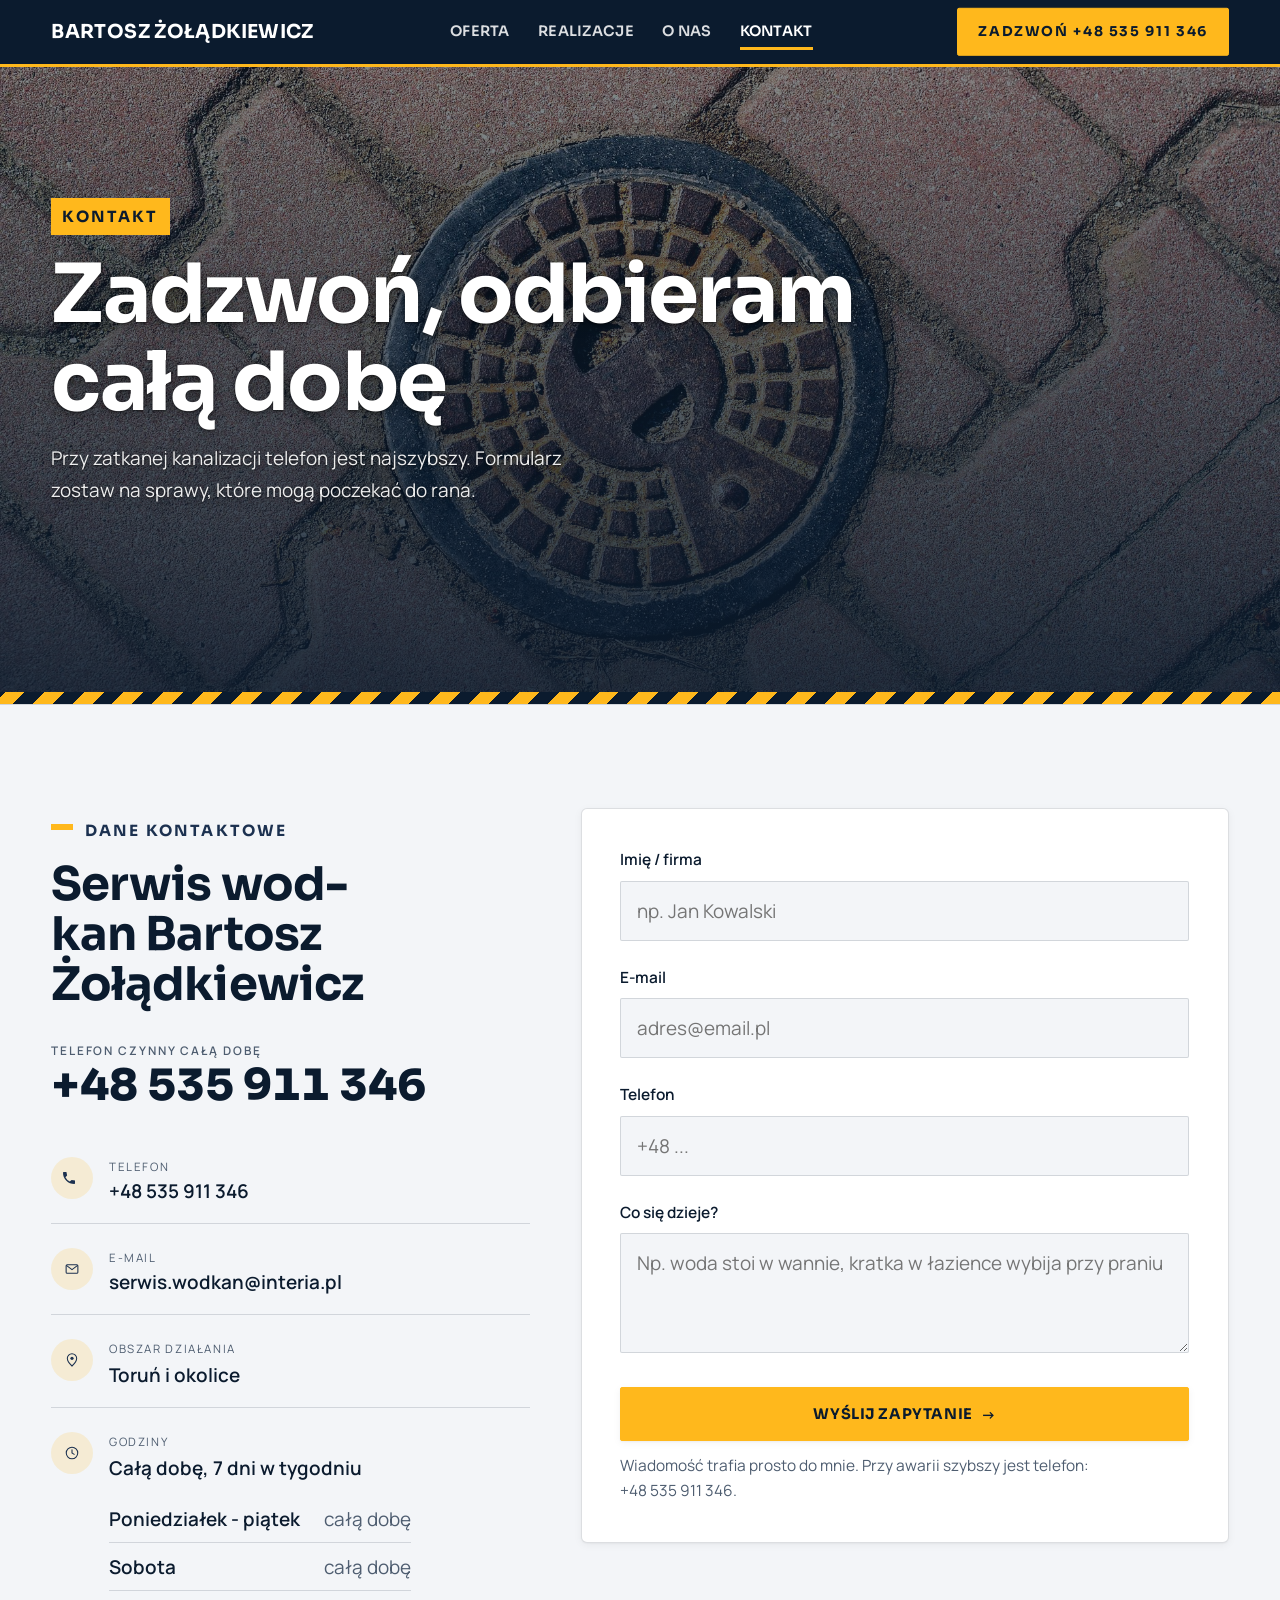
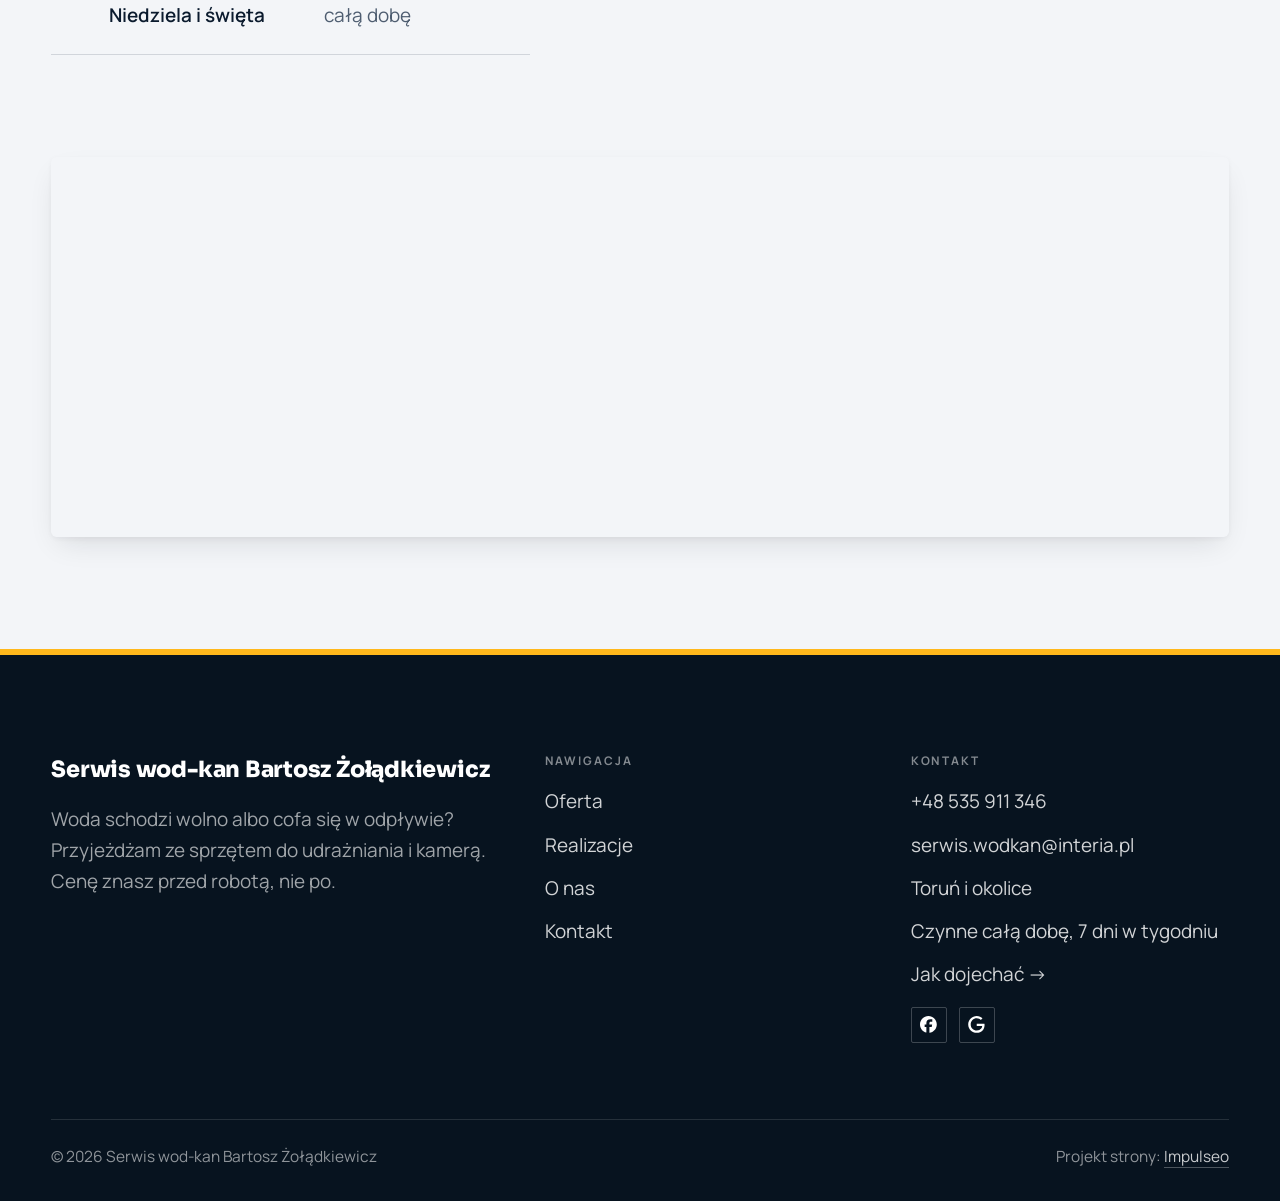
<file: kontakt.html>
<!DOCTYPE html>
<html lang="pl">
<head>
<meta charset="UTF-8">
<meta name="viewport" content="width=device-width, initial-scale=1.0">
<title>Kontakt - udrażnianie kanalizacji Toruń i okolice, całą dobę</title>
<meta name="description" content="Kontakt: +48 535 911 346, telefon czynny całą dobę. Udrażnianie kanalizacji w Toruniu i okolicach.">
<link rel="canonical" href="https://impulseo-pl.github.io/serwis-wod-kan-bartosz-zoladkiewicz/kontakt.html">
<meta name="robots" content="noindex, nofollow">
<meta property="og:type" content="website">
<meta property="og:locale" content="pl_PL">
<meta property="og:site_name" content="Serwis wod-kan Bartosz Żołądkiewicz">
<meta property="og:title" content="Kontakt - udrażnianie kanalizacji Toruń i okolice, całą dobę">
<meta property="og:description" content="Kontakt: +48 535 911 346, telefon czynny całą dobę. Udrażnianie kanalizacji w Toruniu i okolicach.">
<meta property="og:url" content="https://impulseo-pl.github.io/serwis-wod-kan-bartosz-zoladkiewicz/kontakt.html">
<meta property="og:image" content="https://impulseo-pl.github.io/serwis-wod-kan-bartosz-zoladkiewicz/img/og.jpg">
<meta property="og:image:width" content="1200">
<meta property="og:image:height" content="630">
<meta name="twitter:card" content="summary_large_image">
<link rel="preconnect" href="https://fonts.googleapis.com">
<link rel="preconnect" href="https://fonts.gstatic.com" crossorigin>
<link href="https://fonts.googleapis.com/css2?family=Sora:wght@500;600;700;800&family=Manrope:wght@400;500;600;700;800&display=swap" rel="stylesheet">
<link rel="stylesheet" href="assets/styles.css?v=p3t0922">
</head>
<body>

<header class="nav">
  <div class="wrap nav-inner">
    <a class="brand" href="index.html"><span class="name">Bartosz Żołądkiewicz</span><span class="sub">Toruń i okolice</span></a>
    <nav class="nav-links">
      <a href="oferta.html">Oferta</a>
      <a href="realizacje.html">Realizacje</a>
      <a href="o-nas.html">O nas</a>
      <a href="kontakt.html" class="active" aria-current="page">Kontakt</a>
      <a href="tel:+48535911346" class="btn btn-accent">Zadzwoń +48 535 911 346</a>
    </nav>
    <button class="nav-toggle" aria-label="Menu"><span></span><span></span><span></span></button>
  </div>
</header>

<main>
<section class="pagehead">
  <img src="img/g9.jpg" alt="Właz studzienki kanalizacyjnej" width="1880" height="1253" decoding="async">
  <div class="wrap">
    <span class="eyebrow">Kontakt</span>
    <h1>Zadzwoń, odbieram całą dobę</h1>
    <p>Przy zatkanej kanalizacji telefon jest najszybszy. Formularz zostaw na sprawy, które mogą poczekać do rana.</p>
  </div>
</section>
<section>
  <div class="wrap contact-grid">
    <div class="reveal">
      <span class="eyebrow">Dane kontaktowe</span>
      <h2 style="margin:var(--space-4) 0 var(--space-5)">Serwis wod-kan Bartosz Żołądkiewicz</h2>
      <a class="tel-duzy" href="tel:+48535911346"><span class="td-lab">Telefon czynny całą dobę</span><span class="td-num">+48 535 911 346</span></a>
      <div class="info-list">
        <div class="info-row"><div class="ic"><svg class="ico-tel" width="16" height="16" viewBox="0 0 24 24" fill="none" aria-hidden="true"><path d="M6.6 10.8a15.5 15.5 0 0 0 6.6 6.6l2.2-2.2a1 1 0 0 1 1-.24 11.4 11.4 0 0 0 3.6.58 1 1 0 0 1 1 1V20a1 1 0 0 1-1 1A17 17 0 0 1 3 4a1 1 0 0 1 1-1h3.5a1 1 0 0 1 1 1c0 1.25.2 2.46.58 3.6a1 1 0 0 1-.25 1l-2.23 2.2Z" fill="currentColor"/></svg></div><div><div class="lbl">Telefon</div><a class="val" href="tel:+48535911346">+48 535 911 346</a></div></div>
        <div class="info-row"><div class="ic"><svg class="ico-mail" width="16" height="16" viewBox="0 0 24 24" fill="none" aria-hidden="true"><rect x="3.2" y="5.5" width="17.6" height="13" rx="1.6" stroke="currentColor" stroke-width="1.6"/><path d="M4 7l8 6 8-6" stroke="currentColor" stroke-width="1.6" stroke-linecap="round" stroke-linejoin="round"/></svg></div><div><div class="lbl">E-mail</div><a class="val" href="mailto:serwis.wodkan@interia.pl">serwis.wodkan@interia.pl</a></div></div>
        <div class="info-row"><div class="ic"><svg class="ico-pin" width="16" height="16" viewBox="0 0 24 24" fill="none" aria-hidden="true"><path d="M12 21s7-6.1 7-11.5A7 7 0 0 0 5 9.5C5 14.9 12 21 12 21Z" stroke="currentColor" stroke-width="1.6" fill="none"/><circle cx="12" cy="9.5" r="2.4" fill="currentColor"/></svg></div><div><div class="lbl">Obszar działania</div><div class="val">Toruń i okolice</div></div></div>
        <div class="info-row"><div class="ic"><svg width="16" height="16" viewBox="0 0 24 24" fill="none" aria-hidden="true"><circle cx="12" cy="12" r="8.6" stroke="currentColor" stroke-width="1.6"/><path d="M12 7.2V12l3.3 2" stroke="currentColor" stroke-width="1.6" stroke-linecap="round"/></svg></div><div><div class="lbl">Godziny</div><div class="val">Całą dobę, 7 dni w tygodniu</div>
          <div class="godz">
            <div class="godz-row"><b>Poniedziałek - piątek</b><span>całą dobę</span></div>
            <div class="godz-row"><b>Sobota</b><span>całą dobę</span></div>
            <div class="godz-row"><b>Niedziela i święta</b><span>całą dobę</span></div>
          </div>
        </div></div>
      </div>
    </div>
    <div class="reveal">
      <form class="form" action="https://formsubmit.co/serwis.wodkan@interia.pl" method="POST">
        <input type="hidden" name="_subject" value="Zapytanie ze strony Serwis wod-kan Bartosz Żołądkiewicz">
        <input type="hidden" name="_captcha" value="false">
        <input type="hidden" name="_template" value="table">
        <div class="fld"><label for="name">Imię / firma</label><input id="name" name="name" type="text" placeholder="np. Jan Kowalski" required></div>
        <div class="fld"><label for="email">E-mail</label><input id="email" name="email" type="email" placeholder="adres@email.pl" required></div>
        <div class="fld"><label for="phone">Telefon</label><input id="phone" name="phone" type="tel" placeholder="+48 ..."></div>
        <div class="fld"><label for="msg">Co się dzieje?</label><textarea id="msg" name="message" placeholder="Np. woda stoi w wannie, kratka w łazience wybija przy praniu" required></textarea></div>
        <button type="submit" class="btn btn-accent" style="width:100%;justify-content:center">Wyślij zapytanie <span class="arr">→</span></button>
        <p class="note">Wiadomość trafia prosto do mnie. Przy awarii szybszy jest telefon: <a href="tel:+48535911346">+48 535 911 346</a>.</p>
      </form>
    </div>
  </div>
</section>
<section style="padding-top:0">
  <div class="wrap reveal">
    <iframe class="map" title="Serwis wod-kan Bartosz Żołądkiewicz - Toruń i okolice" src="https://maps.google.com/maps?q=Toru%C5%84&z=11&output=embed" loading="lazy" referrerpolicy="no-referrer-when-downgrade"></iframe>
  </div>
</section>
</main>

<footer>
  <div class="wrap">
    <div class="foot-grid">
      <div class="foot-brand">
        <div class="name">Serwis wod-kan Bartosz Żołądkiewicz</div>
        <p>Woda schodzi wolno albo cofa się w odpływie? Przyjeżdżam ze sprzętem do udrażniania i kamerą. Cenę znasz przed robotą, nie po.</p>
      </div>
      <div class="foot-col">
        <h4>Nawigacja</h4>
        <a href="oferta.html">Oferta</a>
        <a href="realizacje.html">Realizacje</a>
        <a href="o-nas.html">O nas</a>
        <a href="kontakt.html">Kontakt</a>
      </div>
      <div class="foot-col">
        <h4>Kontakt</h4>
        <a href="tel:+48535911346">+48 535 911 346</a>
        <a href="mailto:serwis.wodkan@interia.pl">serwis.wodkan@interia.pl</a>
        <p>Toruń i okolice</p>
        <p>Czynne całą dobę, 7 dni w tygodniu</p>
        <a href="https://www.google.com/maps?cid=15929788150945494113" target="_blank" rel="noopener">Jak dojechać →</a>
      <div class="foot-soc">
        <a class="soc" href="https://www.facebook.com/profile.php?id=61592146282906" target="_blank" rel="noopener" aria-label="Facebook - Serwis wod-kan Bartosz Żołądkiewicz"><svg viewBox="0 0 24 24" aria-hidden="true" focusable="false"><path d="M9.101 23.691v-7.98H6.627v-3.667h2.474v-1.58c0-4.085 1.848-5.978 5.858-5.978.401 0 .955.042 1.468.103a8.68 8.68 0 0 1 1.141.195v3.325a8.623 8.623 0 0 0-.653-.036 26.805 26.805 0 0 0-.733-.009c-.707 0-1.259.096-1.675.309a1.686 1.686 0 0 0-.679.622c-.258.42-.374.995-.374 1.752v1.297h3.919l-.386 2.103-.287 1.564h-3.246v8.245C19.396 23.238 24 18.179 24 12.044c0-6.627-5.373-12-12-12s-12 5.373-12 12c0 5.628 3.874 10.35 9.101 11.647Z" fill="currentColor"/></svg></a>
        <a class="soc" href="https://www.google.com/maps?cid=15929788150945494113" target="_blank" rel="noopener" aria-label="Google - Serwis wod-kan Bartosz Żołądkiewicz"><svg viewBox="0 0 24 24" aria-hidden="true" focusable="false"><path d="M12.48 10.92v3.28h7.84c-.24 1.84-.853 3.187-1.787 4.133-1.147 1.147-2.933 2.4-6.053 2.4-4.827 0-8.6-3.893-8.6-8.72s3.773-8.72 8.6-8.72c2.6 0 4.507 1.027 5.907 2.347l2.307-2.307C18.747 1.44 16.133 0 12.48 0 5.867 0 .307 5.387.307 12s5.56 12 12.173 12c3.573 0 6.267-1.173 8.373-3.36 2.16-2.16 2.84-5.213 2.84-7.667 0-.76-.053-1.467-.173-2.053H12.48z" fill="currentColor"/></svg></a>
      </div>
      </div>
    </div>
    <div class="foot-bot">
      <span>© 2026 Serwis wod-kan Bartosz Żołądkiewicz</span>
      <span>Projekt strony: <a class="foot-credit" href="https://impulseo.pl" target="_blank" rel="noopener">Impulseo</a></span>
    </div>
  </div>
</footer>
<div class="sticky-call"><a class="sc-call" href="tel:+48535911346"><svg class="ico-tel" width="16" height="16" viewBox="0 0 24 24" fill="none" aria-hidden="true"><path d="M6.6 10.8a15.5 15.5 0 0 0 6.6 6.6l2.2-2.2a1 1 0 0 1 1-.24 11.4 11.4 0 0 0 3.6.58 1 1 0 0 1 1 1V20a1 1 0 0 1-1 1A17 17 0 0 1 3 4a1 1 0 0 1 1-1h3.5a1 1 0 0 1 1 1c0 1.25.2 2.46.58 3.6a1 1 0 0 1-.25 1l-2.23 2.2Z" fill="currentColor"/></svg> Zadzwoń teraz</a><a class="sc-quote" href="kontakt.html">Umów termin</a></div>
<div class="demo-wazne" data-do="2026-09-28" data-cykl="3" hidden><svg class="dw-ico" width="13" height="13" viewBox="0 0 24 24" fill="none" aria-hidden="true"><circle cx="12" cy="12" r="8.6" stroke="currentColor" stroke-width="1.8"/><path d="M12 7.2V12l3.3 2" stroke="currentColor" stroke-width="1.8" stroke-linecap="round"/></svg><span class="dw-txt"></span></div>

<script src="assets/main.js"></script>
</body>
</html>
</file>
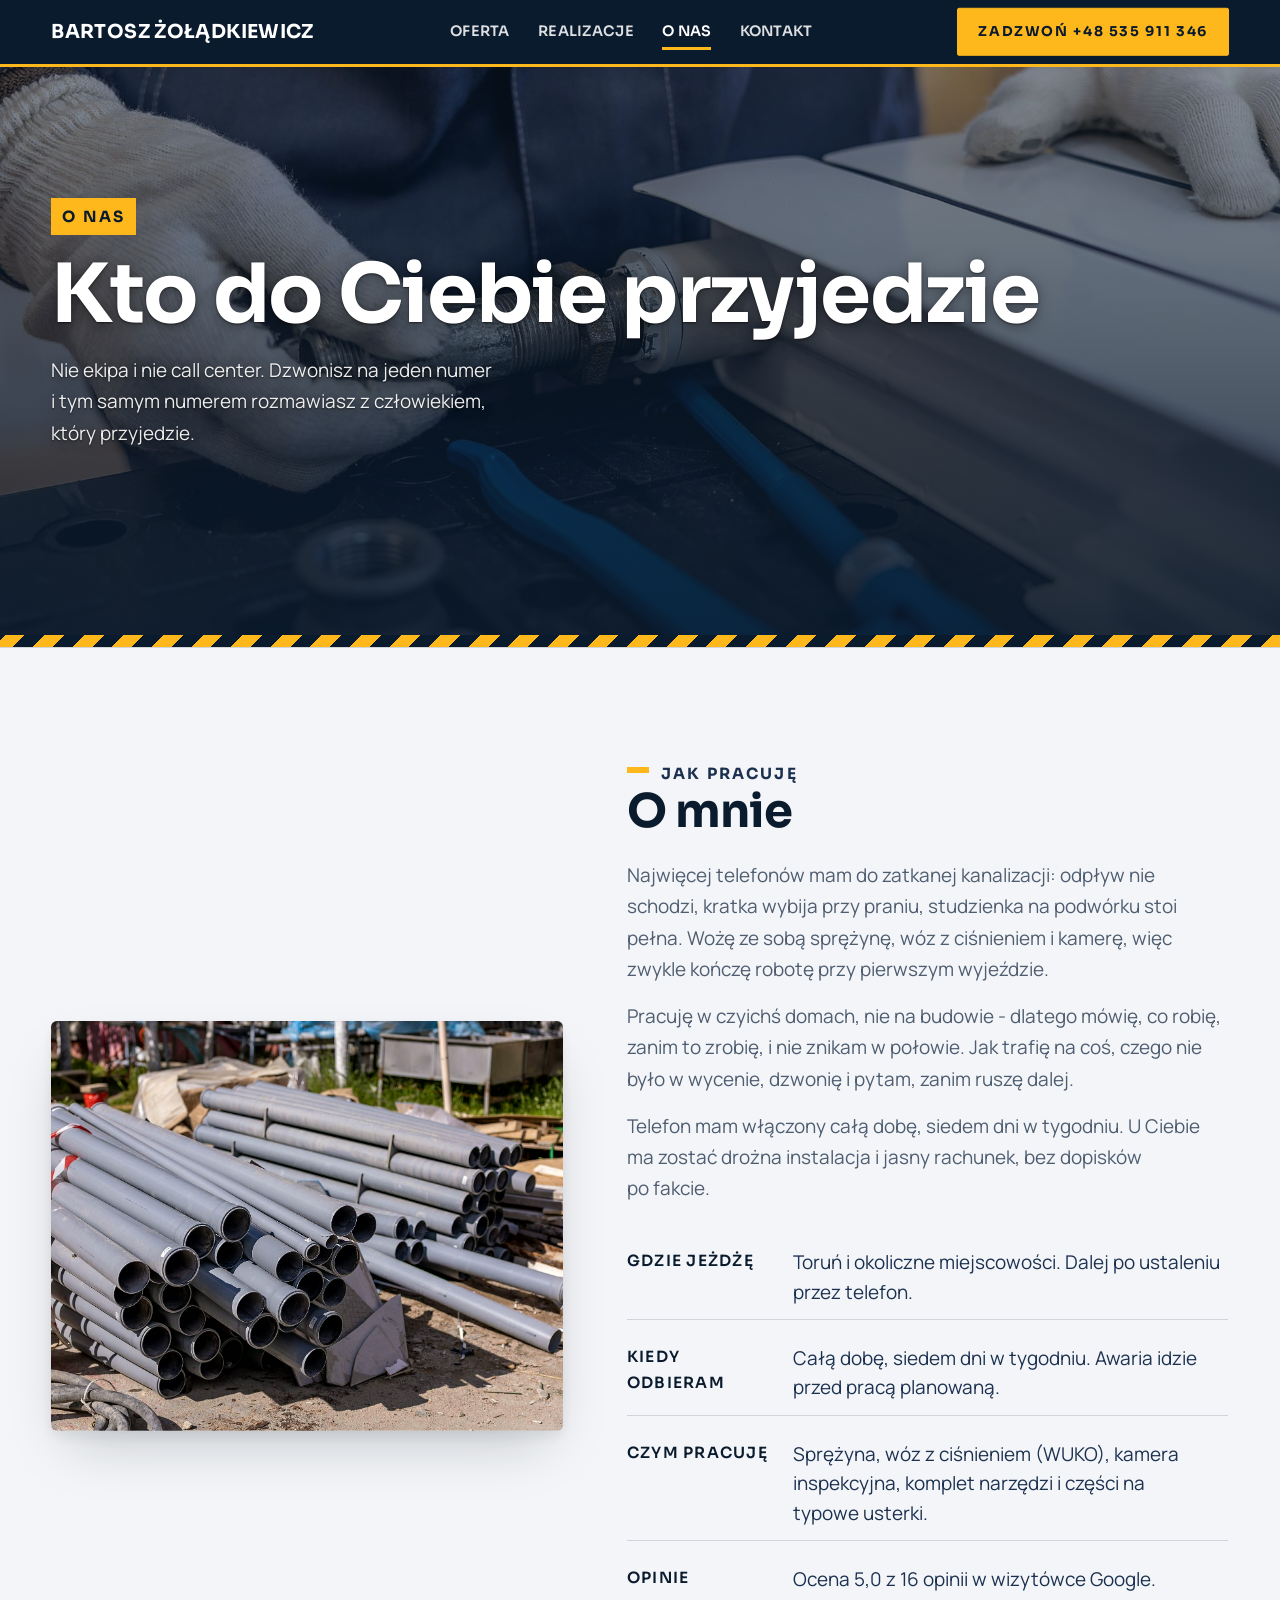
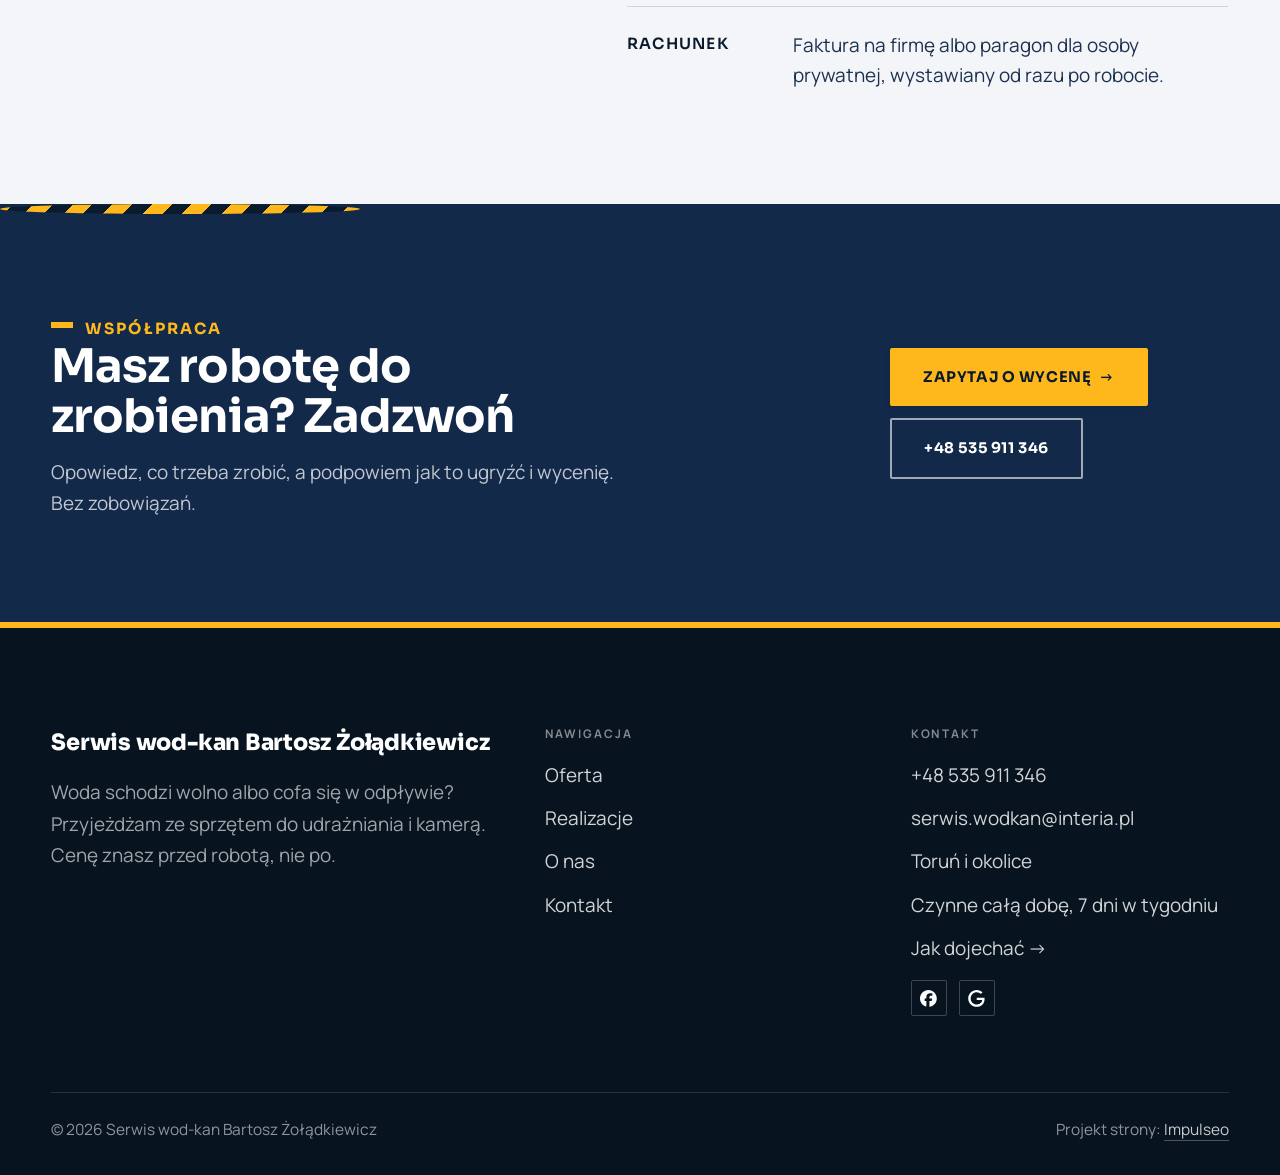
<file: o-nas.html>
<!DOCTYPE html>
<html lang="pl">
<head>
<meta charset="UTF-8">
<meta name="viewport" content="width=device-width, initial-scale=1.0">
<title>O nas - Serwis wod-kan Bartosz Żołądkiewicz</title>
<meta name="description" content="Udrażnianie i czyszczenie kanalizacji w Toruniu i okolicach: WUKO, inspekcja kamerą, awarie wodne, instalacje wod-kan. Cenę znasz przed robotą. Zadzwoń: +48 535 911 346.">
<link rel="canonical" href="https://impulseo-pl.github.io/serwis-wod-kan-bartosz-zoladkiewicz/o-nas.html">
<meta name="robots" content="noindex, nofollow">
<meta property="og:type" content="website">
<meta property="og:locale" content="pl_PL">
<meta property="og:site_name" content="Serwis wod-kan Bartosz Żołądkiewicz">
<meta property="og:title" content="O nas - Serwis wod-kan Bartosz Żołądkiewicz">
<meta property="og:description" content="Udrażnianie i czyszczenie kanalizacji w Toruniu i okolicach: WUKO, inspekcja kamerą, awarie wodne, instalacje wod-kan. Cenę znasz przed robotą. Zadzwoń: +48 535 911 346.">
<meta property="og:url" content="https://impulseo-pl.github.io/serwis-wod-kan-bartosz-zoladkiewicz/o-nas.html">
<meta property="og:image" content="https://impulseo-pl.github.io/serwis-wod-kan-bartosz-zoladkiewicz/img/og.jpg">
<meta property="og:image:width" content="1200">
<meta property="og:image:height" content="630">
<meta name="twitter:card" content="summary_large_image">
<link rel="preconnect" href="https://fonts.googleapis.com">
<link rel="preconnect" href="https://fonts.gstatic.com" crossorigin>
<link href="https://fonts.googleapis.com/css2?family=Sora:wght@500;600;700;800&family=Manrope:wght@400;500;600;700;800&display=swap" rel="stylesheet">
<link rel="stylesheet" href="assets/styles.css?v=p3t0922">
</head>
<body>

<header class="nav">
  <div class="wrap nav-inner">
    <a class="brand" href="index.html"><span class="name">Bartosz Żołądkiewicz</span><span class="sub">Toruń i okolice</span></a>
    <nav class="nav-links">
      <a href="oferta.html">Oferta</a>
      <a href="realizacje.html">Realizacje</a>
      <a href="o-nas.html" class="active" aria-current="page">O nas</a>
      <a href="kontakt.html">Kontakt</a>
      <a href="tel:+48535911346" class="btn btn-accent">Zadzwoń +48 535 911 346</a>
    </nav>
    <button class="nav-toggle" aria-label="Menu"><span></span><span></span><span></span></button>
  </div>
</header>

<main>
<section class="pagehead">
  <img src="img/g7.jpg" alt="Montaż instalacji wodnej" width="1880" height="1253" decoding="async">
  <div class="wrap">
    <span class="eyebrow">O nas</span>
    <h1>Kto do Ciebie przyjedzie</h1>
    <p>Nie ekipa i nie call center. Dzwonisz na jeden numer i tym samym numerem rozmawiasz z człowiekiem, który przyjedzie.</p>
  </div>
</section>
<section>
  <div class="wrap split">
    <div class="split-art reveal"><img src="img/g8.jpg" alt="Rury kanalizacyjne przygotowane do wymiany" decoding="async" width="1880" height="1253" decoding="async"></div>
    <div class="split-copy reveal">
      <span class="eyebrow">Jak pracuję</span>
      <h2>O mnie</h2>
      <p class="muted">Najwięcej telefonów mam do zatkanej kanalizacji: odpływ nie schodzi, kratka wybija przy praniu, studzienka na podwórku stoi pełna. Wożę ze sobą sprężynę, wóz z ciśnieniem i kamerę, więc zwykle kończę robotę przy pierwszym wyjeździe.</p>
      <p class="muted">Pracuję w czyichś domach, nie na budowie - dlatego mówię, co robię, zanim to zrobię, i nie znikam w połowie. Jak trafię na coś, czego nie było w wycenie, dzwonię i pytam, zanim ruszę dalej.</p>
      <p class="muted">Telefon mam włączony całą dobę, siedem dni w tygodniu. U Ciebie ma zostać drożna instalacja i jasny rachunek, bez dopisków po fakcie.</p>
      <ul class="fakty">
        <li><b>Gdzie jeżdżę</b><span>Toruń i okoliczne miejscowości. Dalej po ustaleniu przez telefon.</span></li>
        <li><b>Kiedy odbieram</b><span>Całą dobę, siedem dni w tygodniu. Awaria idzie przed pracą planowaną.</span></li>
        <li><b>Czym pracuję</b><span>Sprężyna, wóz z ciśnieniem (WUKO), kamera inspekcyjna, komplet narzędzi i części na typowe usterki.</span></li>
        <li><b>Opinie</b><span>Ocena 5,0 z 16 opinii w wizytówce Google.</span></li>
        <li><b>Rachunek</b><span>Faktura na firmę albo paragon dla osoby prywatnej, wystawiany od razu po robocie.</span></li>
      </ul>
    </div>
  </div>
</section>


<section class="cta">
  <div class="wrap">
    <div class="reveal">
      <span class="eyebrow">Współpraca</span>
      <h2>Masz robotę do zrobienia? Zadzwoń</h2>
      <p>Opowiedz, co trzeba zrobić, a podpowiem jak to ugryźć i wycenię. Bez zobowiązań.</p>
    </div>
    <div class="cta-actions reveal">
      <a href="kontakt.html" class="btn btn-light">Zapytaj o wycenę <span class="arr">→</span></a>
      <a href="tel:+48535911346" class="btn btn-ghost btn-ghost-cta">+48 535 911 346</a>
    </div>
  </div>
</section>
</main>

<footer>
  <div class="wrap">
    <div class="foot-grid">
      <div class="foot-brand">
        <div class="name">Serwis wod-kan Bartosz Żołądkiewicz</div>
        <p>Woda schodzi wolno albo cofa się w odpływie? Przyjeżdżam ze sprzętem do udrażniania i kamerą. Cenę znasz przed robotą, nie po.</p>
      </div>
      <div class="foot-col">
        <h4>Nawigacja</h4>
        <a href="oferta.html">Oferta</a>
        <a href="realizacje.html">Realizacje</a>
        <a href="o-nas.html">O nas</a>
        <a href="kontakt.html">Kontakt</a>
      </div>
      <div class="foot-col">
        <h4>Kontakt</h4>
        <a href="tel:+48535911346">+48 535 911 346</a>
        <a href="mailto:serwis.wodkan@interia.pl">serwis.wodkan@interia.pl</a>
        <p>Toruń i okolice</p>
        <p>Czynne całą dobę, 7 dni w tygodniu</p>
        <a href="https://www.google.com/maps?cid=15929788150945494113" target="_blank" rel="noopener">Jak dojechać →</a>
      <div class="foot-soc">
        <a class="soc" href="https://www.facebook.com/profile.php?id=61592146282906" target="_blank" rel="noopener" aria-label="Facebook - Serwis wod-kan Bartosz Żołądkiewicz"><svg viewBox="0 0 24 24" aria-hidden="true" focusable="false"><path d="M9.101 23.691v-7.98H6.627v-3.667h2.474v-1.58c0-4.085 1.848-5.978 5.858-5.978.401 0 .955.042 1.468.103a8.68 8.68 0 0 1 1.141.195v3.325a8.623 8.623 0 0 0-.653-.036 26.805 26.805 0 0 0-.733-.009c-.707 0-1.259.096-1.675.309a1.686 1.686 0 0 0-.679.622c-.258.42-.374.995-.374 1.752v1.297h3.919l-.386 2.103-.287 1.564h-3.246v8.245C19.396 23.238 24 18.179 24 12.044c0-6.627-5.373-12-12-12s-12 5.373-12 12c0 5.628 3.874 10.35 9.101 11.647Z" fill="currentColor"/></svg></a>
        <a class="soc" href="https://www.google.com/maps?cid=15929788150945494113" target="_blank" rel="noopener" aria-label="Google - Serwis wod-kan Bartosz Żołądkiewicz"><svg viewBox="0 0 24 24" aria-hidden="true" focusable="false"><path d="M12.48 10.92v3.28h7.84c-.24 1.84-.853 3.187-1.787 4.133-1.147 1.147-2.933 2.4-6.053 2.4-4.827 0-8.6-3.893-8.6-8.72s3.773-8.72 8.6-8.72c2.6 0 4.507 1.027 5.907 2.347l2.307-2.307C18.747 1.44 16.133 0 12.48 0 5.867 0 .307 5.387.307 12s5.56 12 12.173 12c3.573 0 6.267-1.173 8.373-3.36 2.16-2.16 2.84-5.213 2.84-7.667 0-.76-.053-1.467-.173-2.053H12.48z" fill="currentColor"/></svg></a>
      </div>
      </div>
    </div>
    <div class="foot-bot">
      <span>© 2026 Serwis wod-kan Bartosz Żołądkiewicz</span>
      <span>Projekt strony: <a class="foot-credit" href="https://impulseo.pl" target="_blank" rel="noopener">Impulseo</a></span>
    </div>
  </div>
</footer>
<div class="sticky-call"><a class="sc-call" href="tel:+48535911346"><svg class="ico-tel" width="16" height="16" viewBox="0 0 24 24" fill="none" aria-hidden="true"><path d="M6.6 10.8a15.5 15.5 0 0 0 6.6 6.6l2.2-2.2a1 1 0 0 1 1-.24 11.4 11.4 0 0 0 3.6.58 1 1 0 0 1 1 1V20a1 1 0 0 1-1 1A17 17 0 0 1 3 4a1 1 0 0 1 1-1h3.5a1 1 0 0 1 1 1c0 1.25.2 2.46.58 3.6a1 1 0 0 1-.25 1l-2.23 2.2Z" fill="currentColor"/></svg> Zadzwoń teraz</a><a class="sc-quote" href="kontakt.html">Umów termin</a></div>
<div class="demo-wazne" data-do="2026-09-28" data-cykl="3" hidden><svg class="dw-ico" width="13" height="13" viewBox="0 0 24 24" fill="none" aria-hidden="true"><circle cx="12" cy="12" r="8.6" stroke="currentColor" stroke-width="1.8"/><path d="M12 7.2V12l3.3 2" stroke="currentColor" stroke-width="1.8" stroke-linecap="round"/></svg><span class="dw-txt"></span></div>

<script src="assets/main.js"></script>
</body>
</html>
</file>
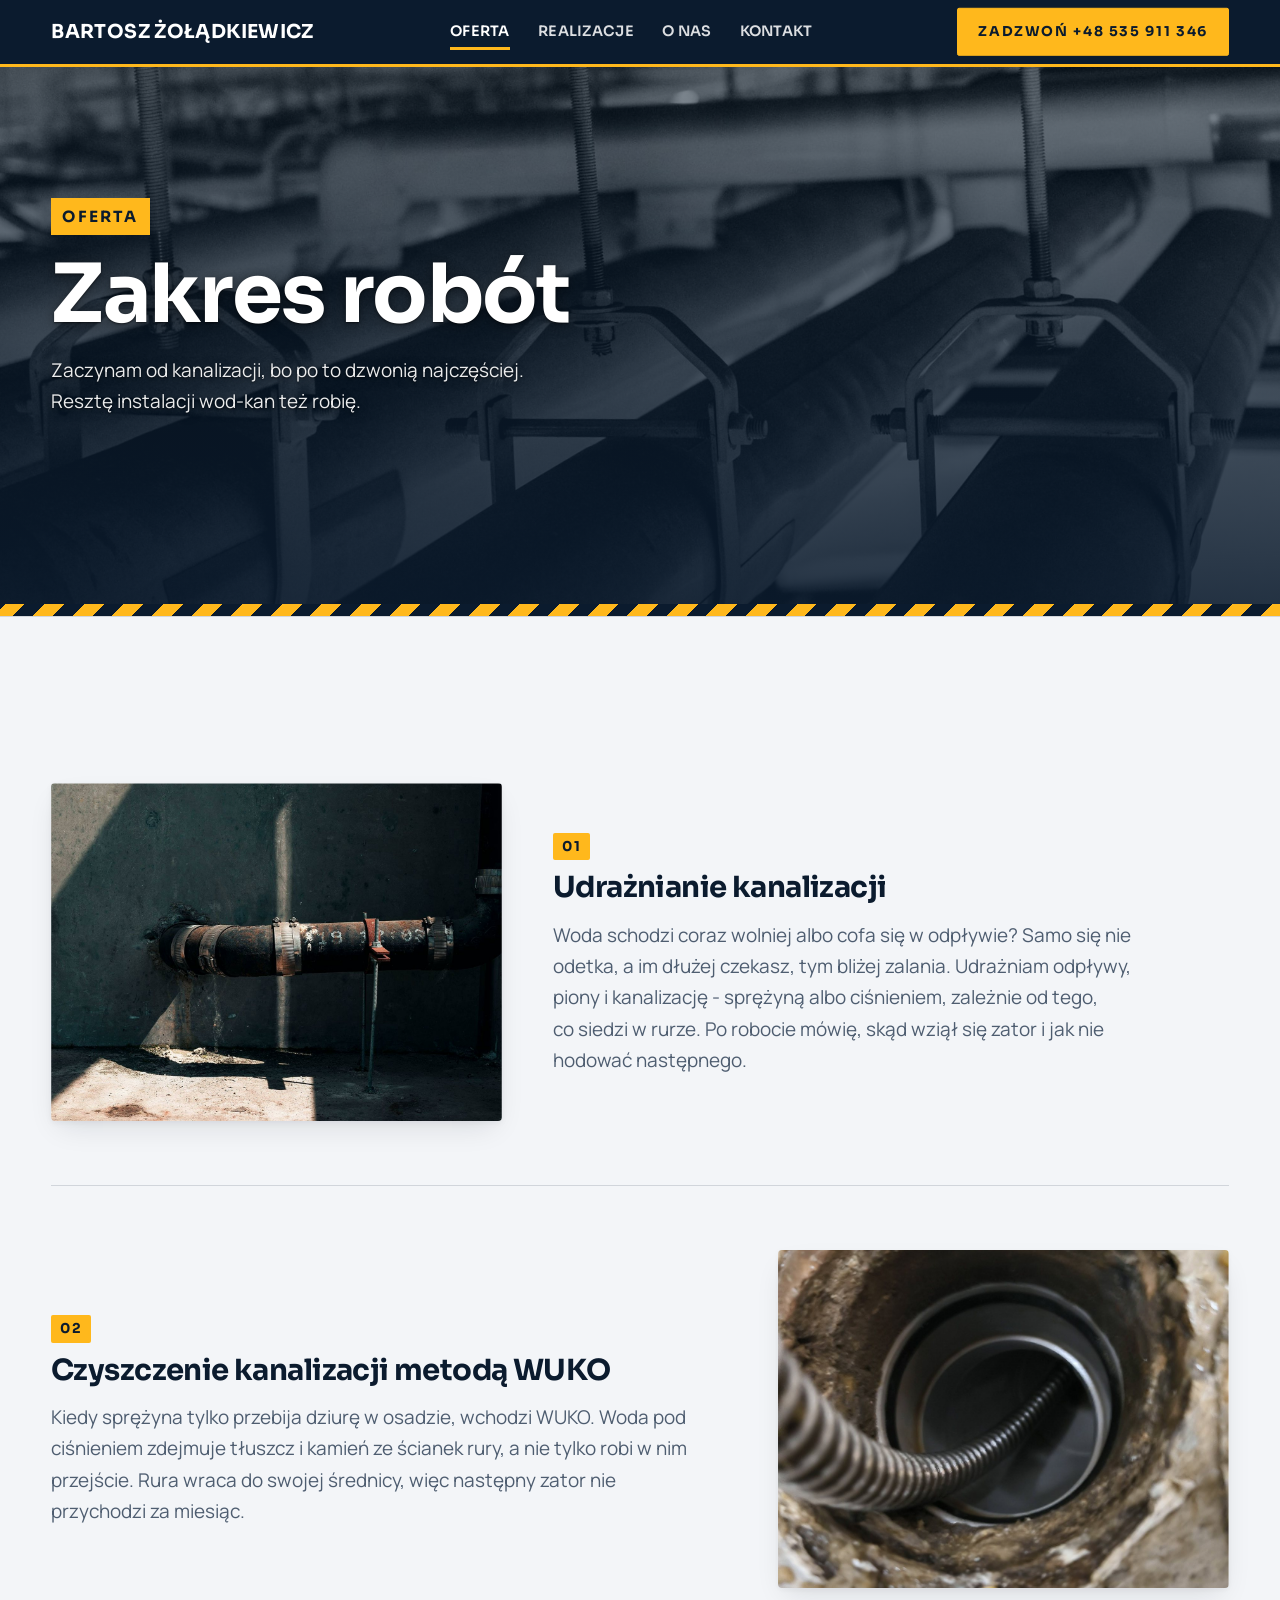
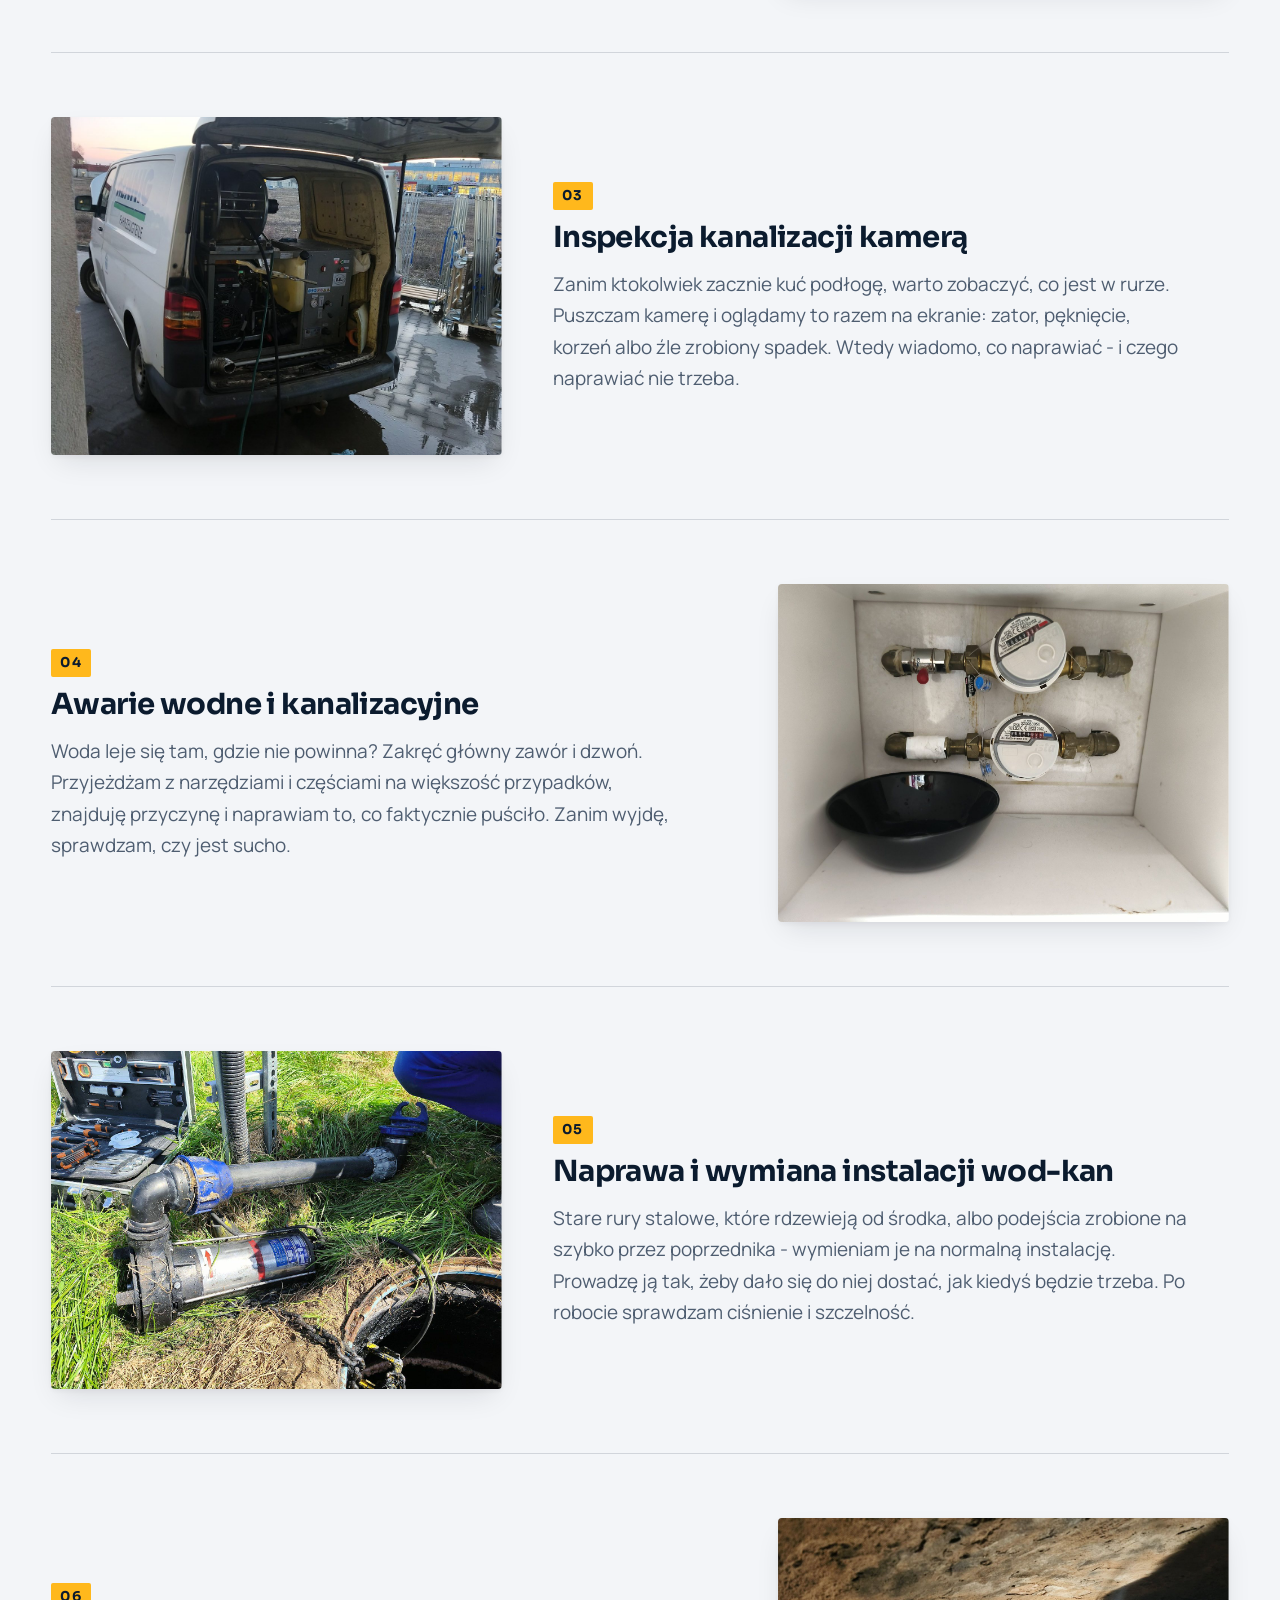
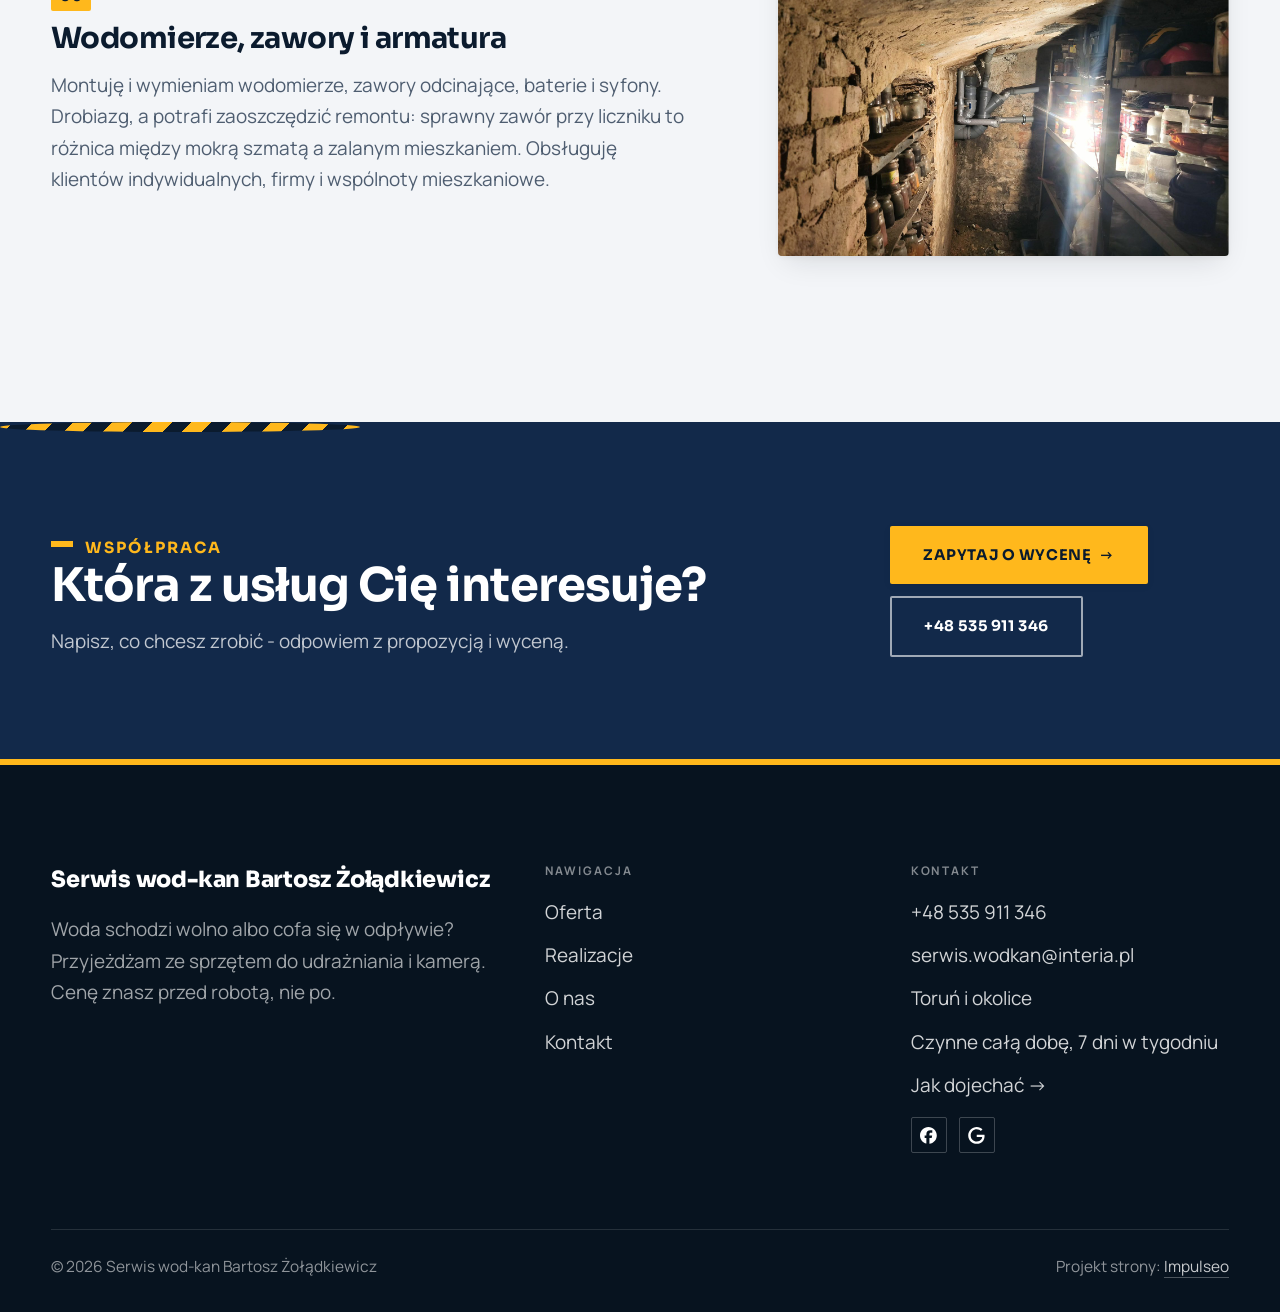
<file: oferta.html>
<!DOCTYPE html>
<html lang="pl">
<head>
<meta charset="UTF-8">
<meta name="viewport" content="width=device-width, initial-scale=1.0">
<title>Udrażnianie kanalizacji, WUKO, kamera - oferta - Serwis wod-kan Bartosz Żołądkiewicz</title>
<meta name="description" content="Udrażnianie i czyszczenie kanalizacji w Toruniu i okolicach: WUKO, inspekcja kamerą, awarie wodne, instalacje wod-kan. Cenę znasz przed robotą. Zadzwoń: +48 535 911 346.">
<link rel="canonical" href="https://impulseo-pl.github.io/serwis-wod-kan-bartosz-zoladkiewicz/oferta.html">
<meta name="robots" content="noindex, nofollow">
<meta property="og:type" content="website">
<meta property="og:locale" content="pl_PL">
<meta property="og:site_name" content="Serwis wod-kan Bartosz Żołądkiewicz">
<meta property="og:title" content="Udrażnianie kanalizacji, WUKO, kamera - oferta - Serwis wod-kan Bartosz Żołądkiewicz">
<meta property="og:description" content="Udrażnianie i czyszczenie kanalizacji w Toruniu i okolicach: WUKO, inspekcja kamerą, awarie wodne, instalacje wod-kan. Cenę znasz przed robotą. Zadzwoń: +48 535 911 346.">
<meta property="og:url" content="https://impulseo-pl.github.io/serwis-wod-kan-bartosz-zoladkiewicz/oferta.html">
<meta property="og:image" content="https://impulseo-pl.github.io/serwis-wod-kan-bartosz-zoladkiewicz/img/og.jpg">
<meta property="og:image:width" content="1200">
<meta property="og:image:height" content="630">
<meta name="twitter:card" content="summary_large_image">
<link rel="preconnect" href="https://fonts.googleapis.com">
<link rel="preconnect" href="https://fonts.gstatic.com" crossorigin>
<link href="https://fonts.googleapis.com/css2?family=Sora:wght@500;600;700;800&family=Manrope:wght@400;500;600;700;800&display=swap" rel="stylesheet">
<link rel="stylesheet" href="assets/styles.css?v=p3t0922">
</head>
<body>

<header class="nav">
  <div class="wrap nav-inner">
    <a class="brand" href="index.html"><span class="name">Bartosz Żołądkiewicz</span><span class="sub">Toruń i okolice</span></a>
    <nav class="nav-links">
      <a href="oferta.html" class="active" aria-current="page">Oferta</a>
      <a href="realizacje.html">Realizacje</a>
      <a href="o-nas.html">O nas</a>
      <a href="kontakt.html">Kontakt</a>
      <a href="tel:+48535911346" class="btn btn-accent">Zadzwoń +48 535 911 346</a>
    </nav>
    <button class="nav-toggle" aria-label="Menu"><span></span><span></span><span></span></button>
  </div>
</header>

<main>
<section class="pagehead">
  <img src="img/g6.jpg" alt="Pion kanalizacyjny po czyszczeniu" width="1770" height="1110" decoding="async">
  <div class="wrap">
    <span class="eyebrow">Oferta</span>
    <h1>Zakres robót</h1>
    <p>Zaczynam od kanalizacji, bo po to dzwonią najczęściej. Resztę instalacji wod-kan też robię.</p>
  </div>
</section>
<section>
  <div class="wrap">
    <div class="svc-row reveal">
      <div class="svc-row-art"><img src="img/g12.jpg" alt="Udrażnianie kanalizacji" width="1600" height="1068" decoding="async"></div>
      <div>
        <span class="num">01</span>
        <h3>Udrażnianie kanalizacji</h3>
        <p class="muted">Woda schodzi coraz wolniej albo cofa się w odpływie? Samo się nie odetka, a im dłużej czekasz, tym bliżej zalania. Udrażniam odpływy, piony i kanalizację - sprężyną albo ciśnieniem, zależnie od tego, co siedzi w rurze. Po robocie mówię, skąd wziął się zator i jak nie hodować następnego.</p>
      </div>
    </div>
    <div class="svc-row rev reveal">
      <div class="svc-row-art"><img src="img/g1.jpg" alt="Czyszczenie kanalizacji metodą WUKO" width="1200" height="1600" decoding="async"></div>
      <div>
        <span class="num">02</span>
        <h3>Czyszczenie kanalizacji metodą WUKO</h3>
        <p class="muted">Kiedy sprężyna tylko przebija dziurę w osadzie, wchodzi WUKO. Woda pod ciśnieniem zdejmuje tłuszcz i kamień ze ścianek rury, a nie tylko robi w nim przejście. Rura wraca do swojej średnicy, więc następny zator nie przychodzi za miesiąc.</p>
      </div>
    </div>
    <div class="svc-row reveal">
      <div class="svc-row-art"><img src="img/g2.jpg" alt="Inspekcja kanalizacji kamerą" width="1200" height="1600" decoding="async"></div>
      <div>
        <span class="num">03</span>
        <h3>Inspekcja kanalizacji kamerą</h3>
        <p class="muted">Zanim ktokolwiek zacznie kuć podłogę, warto zobaczyć, co jest w rurze. Puszczam kamerę i oglądamy to razem na ekranie: zator, pęknięcie, korzeń albo źle zrobiony spadek. Wtedy wiadomo, co naprawiać - i czego naprawiać nie trzeba.</p>
      </div>
    </div>
    <div class="svc-row rev reveal">
      <div class="svc-row-art"><img src="img/g3.jpg" alt="Awarie wodne i kanalizacyjne" loading="lazy" width="1600" height="1200" decoding="async"></div>
      <div>
        <span class="num">04</span>
        <h3>Awarie wodne i kanalizacyjne</h3>
        <p class="muted">Woda leje się tam, gdzie nie powinna? Zakręć główny zawór i dzwoń. Przyjeżdżam z narzędziami i częściami na większość przypadków, znajduję przyczynę i naprawiam to, co faktycznie puściło. Zanim wyjdę, sprawdzam, czy jest sucho.</p>
      </div>
    </div>
    <div class="svc-row reveal">
      <div class="svc-row-art"><img src="img/g4.jpg" alt="Naprawa i wymiana instalacji wod-kan" loading="lazy" width="1600" height="1200" decoding="async"></div>
      <div>
        <span class="num">05</span>
        <h3>Naprawa i wymiana instalacji wod-kan</h3>
        <p class="muted">Stare rury stalowe, które rdzewieją od środka, albo podejścia zrobione na szybko przez poprzednika - wymieniam je na normalną instalację. Prowadzę ją tak, żeby dało się do niej dostać, jak kiedyś będzie trzeba. Po robocie sprawdzam ciśnienie i szczelność.</p>
      </div>
    </div>
    <div class="svc-row rev reveal">
      <div class="svc-row-art"><img src="img/g5.jpg" alt="Wodomierze, zawory i armatura" loading="lazy" width="1600" height="1200" decoding="async"></div>
      <div>
        <span class="num">06</span>
        <h3>Wodomierze, zawory i armatura</h3>
        <p class="muted">Montuję i wymieniam wodomierze, zawory odcinające, baterie i syfony. Drobiazg, a potrafi zaoszczędzić remontu: sprawny zawór przy liczniku to różnica między mokrą szmatą a zalanym mieszkaniem. Obsługuję klientów indywidualnych, firmy i wspólnoty mieszkaniowe.</p>
      </div>
    </div>
  </div>
</section>

<section class="cta">
  <div class="wrap">
    <div class="reveal">
      <span class="eyebrow">Współpraca</span>
      <h2>Która z usług Cię interesuje?</h2>
      <p>Napisz, co chcesz zrobić - odpowiem z propozycją i wyceną.</p>
    </div>
    <div class="cta-actions reveal">
      <a href="kontakt.html" class="btn btn-light">Zapytaj o wycenę <span class="arr">→</span></a>
      <a href="tel:+48535911346" class="btn btn-ghost btn-ghost-cta">+48 535 911 346</a>
    </div>
  </div>
</section>
</main>

<footer>
  <div class="wrap">
    <div class="foot-grid">
      <div class="foot-brand">
        <div class="name">Serwis wod-kan Bartosz Żołądkiewicz</div>
        <p>Woda schodzi wolno albo cofa się w odpływie? Przyjeżdżam ze sprzętem do udrażniania i kamerą. Cenę znasz przed robotą, nie po.</p>
      </div>
      <div class="foot-col">
        <h4>Nawigacja</h4>
        <a href="oferta.html">Oferta</a>
        <a href="realizacje.html">Realizacje</a>
        <a href="o-nas.html">O nas</a>
        <a href="kontakt.html">Kontakt</a>
      </div>
      <div class="foot-col">
        <h4>Kontakt</h4>
        <a href="tel:+48535911346">+48 535 911 346</a>
        <a href="mailto:serwis.wodkan@interia.pl">serwis.wodkan@interia.pl</a>
        <p>Toruń i okolice</p>
        <p>Czynne całą dobę, 7 dni w tygodniu</p>
        <a href="https://www.google.com/maps?cid=15929788150945494113" target="_blank" rel="noopener">Jak dojechać →</a>
      <div class="foot-soc">
        <a class="soc" href="https://www.facebook.com/profile.php?id=61592146282906" target="_blank" rel="noopener" aria-label="Facebook - Serwis wod-kan Bartosz Żołądkiewicz"><svg viewBox="0 0 24 24" aria-hidden="true" focusable="false"><path d="M9.101 23.691v-7.98H6.627v-3.667h2.474v-1.58c0-4.085 1.848-5.978 5.858-5.978.401 0 .955.042 1.468.103a8.68 8.68 0 0 1 1.141.195v3.325a8.623 8.623 0 0 0-.653-.036 26.805 26.805 0 0 0-.733-.009c-.707 0-1.259.096-1.675.309a1.686 1.686 0 0 0-.679.622c-.258.42-.374.995-.374 1.752v1.297h3.919l-.386 2.103-.287 1.564h-3.246v8.245C19.396 23.238 24 18.179 24 12.044c0-6.627-5.373-12-12-12s-12 5.373-12 12c0 5.628 3.874 10.35 9.101 11.647Z" fill="currentColor"/></svg></a>
        <a class="soc" href="https://www.google.com/maps?cid=15929788150945494113" target="_blank" rel="noopener" aria-label="Google - Serwis wod-kan Bartosz Żołądkiewicz"><svg viewBox="0 0 24 24" aria-hidden="true" focusable="false"><path d="M12.48 10.92v3.28h7.84c-.24 1.84-.853 3.187-1.787 4.133-1.147 1.147-2.933 2.4-6.053 2.4-4.827 0-8.6-3.893-8.6-8.72s3.773-8.72 8.6-8.72c2.6 0 4.507 1.027 5.907 2.347l2.307-2.307C18.747 1.44 16.133 0 12.48 0 5.867 0 .307 5.387.307 12s5.56 12 12.173 12c3.573 0 6.267-1.173 8.373-3.36 2.16-2.16 2.84-5.213 2.84-7.667 0-.76-.053-1.467-.173-2.053H12.48z" fill="currentColor"/></svg></a>
      </div>
      </div>
    </div>
    <div class="foot-bot">
      <span>© 2026 Serwis wod-kan Bartosz Żołądkiewicz</span>
      <span>Projekt strony: <a class="foot-credit" href="https://impulseo.pl" target="_blank" rel="noopener">Impulseo</a></span>
    </div>
  </div>
</footer>
<div class="sticky-call"><a class="sc-call" href="tel:+48535911346"><svg class="ico-tel" width="16" height="16" viewBox="0 0 24 24" fill="none" aria-hidden="true"><path d="M6.6 10.8a15.5 15.5 0 0 0 6.6 6.6l2.2-2.2a1 1 0 0 1 1-.24 11.4 11.4 0 0 0 3.6.58 1 1 0 0 1 1 1V20a1 1 0 0 1-1 1A17 17 0 0 1 3 4a1 1 0 0 1 1-1h3.5a1 1 0 0 1 1 1c0 1.25.2 2.46.58 3.6a1 1 0 0 1-.25 1l-2.23 2.2Z" fill="currentColor"/></svg> Zadzwoń teraz</a><a class="sc-quote" href="kontakt.html">Umów termin</a></div>
<div class="demo-wazne" data-do="2026-09-28" data-cykl="3" hidden><svg class="dw-ico" width="13" height="13" viewBox="0 0 24 24" fill="none" aria-hidden="true"><circle cx="12" cy="12" r="8.6" stroke="currentColor" stroke-width="1.8"/><path d="M12 7.2V12l3.3 2" stroke="currentColor" stroke-width="1.8" stroke-linecap="round"/></svg><span class="dw-txt"></span></div>

<script src="assets/main.js"></script>
</body>
</html>
</file>
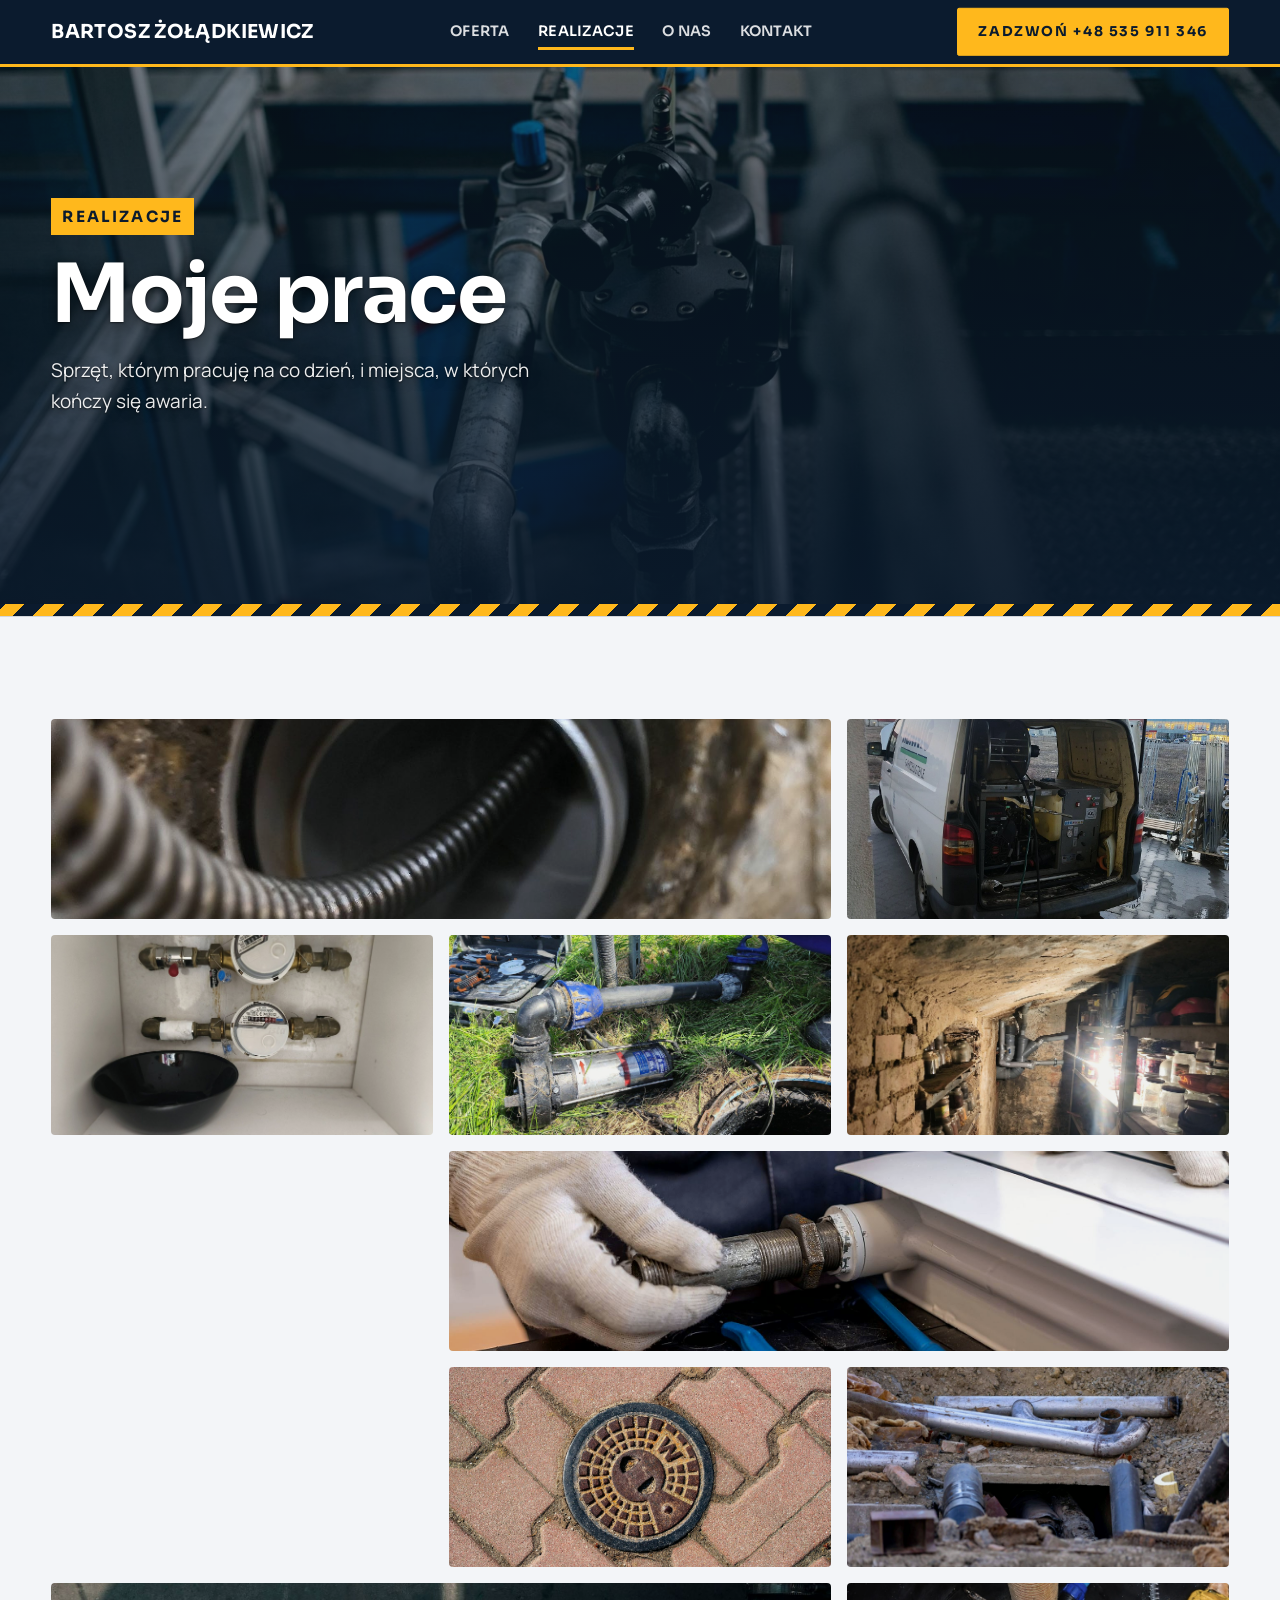
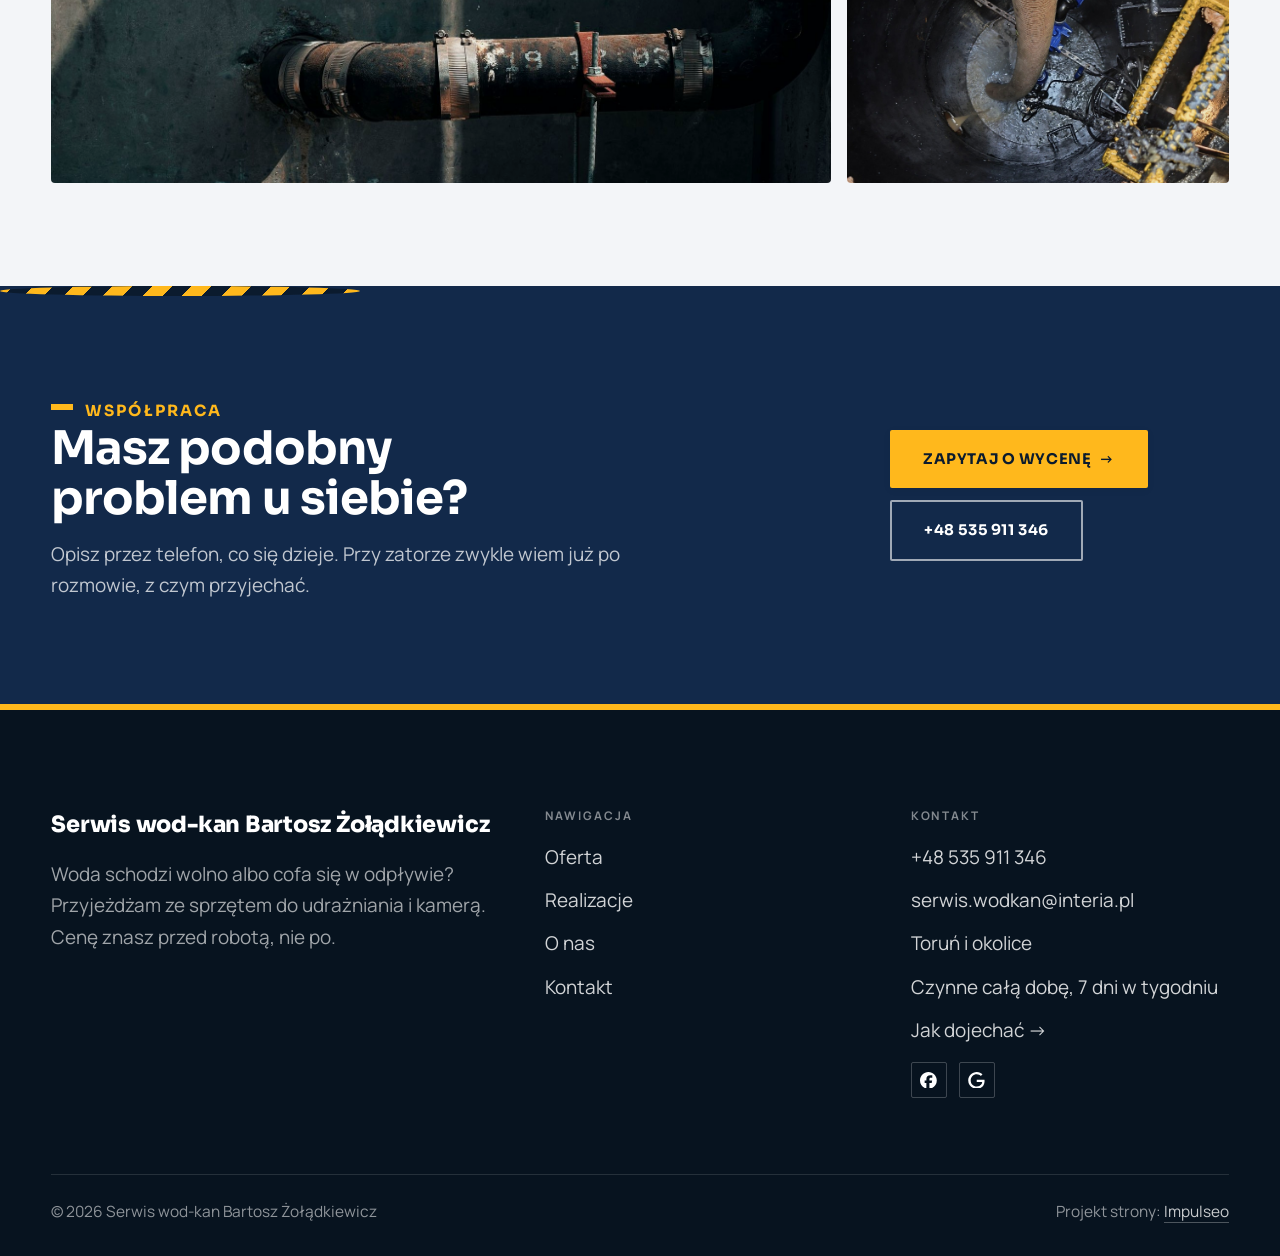
<file: realizacje.html>
<!DOCTYPE html>
<html lang="pl">
<head>
<meta charset="UTF-8">
<meta name="viewport" content="width=device-width, initial-scale=1.0">
<title>Realizacje - Serwis wod-kan Bartosz Żołądkiewicz</title>
<meta name="description" content="Realizacje Serwis wod-kan Bartosz Żołądkiewicz: Udrażnianie kanalizacji, Czyszczenie ciśnieniowe, Inspekcja kamerą, Instalacja wod-kan, Wymiana armatury">
<link rel="canonical" href="https://impulseo-pl.github.io/serwis-wod-kan-bartosz-zoladkiewicz/realizacje.html">
<meta name="robots" content="noindex, nofollow">
<meta property="og:type" content="website">
<meta property="og:locale" content="pl_PL">
<meta property="og:site_name" content="Serwis wod-kan Bartosz Żołądkiewicz">
<meta property="og:title" content="Realizacje - Serwis wod-kan Bartosz Żołądkiewicz">
<meta property="og:description" content="Realizacje Serwis wod-kan Bartosz Żołądkiewicz: Udrażnianie kanalizacji, Czyszczenie ciśnieniowe, Inspekcja kamerą, Instalacja wod-kan, Wymiana armatury">
<meta property="og:url" content="https://impulseo-pl.github.io/serwis-wod-kan-bartosz-zoladkiewicz/realizacje.html">
<meta property="og:image" content="https://impulseo-pl.github.io/serwis-wod-kan-bartosz-zoladkiewicz/img/og.jpg">
<meta property="og:image:width" content="1200">
<meta property="og:image:height" content="630">
<meta name="twitter:card" content="summary_large_image">
<link rel="preconnect" href="https://fonts.googleapis.com">
<link rel="preconnect" href="https://fonts.gstatic.com" crossorigin>
<link href="https://fonts.googleapis.com/css2?family=Sora:wght@500;600;700;800&family=Manrope:wght@400;500;600;700;800&display=swap" rel="stylesheet">
<link rel="stylesheet" href="assets/styles.css?v=p3t0922">
</head>
<body>

<header class="nav">
  <div class="wrap nav-inner">
    <a class="brand" href="index.html"><span class="name">Bartosz Żołądkiewicz</span><span class="sub">Toruń i okolice</span></a>
    <nav class="nav-links">
      <a href="oferta.html">Oferta</a>
      <a href="realizacje.html" class="active" aria-current="page">Realizacje</a>
      <a href="o-nas.html">O nas</a>
      <a href="kontakt.html">Kontakt</a>
      <a href="tel:+48535911346" class="btn btn-accent">Zadzwoń +48 535 911 346</a>
    </nav>
    <button class="nav-toggle" aria-label="Menu"><span></span><span></span><span></span></button>
  </div>
</header>

<main>
<section class="pagehead">
  <img src="img/g11.jpg" alt="Instalacja wod-kan w budynku" width="1830" height="1200" decoding="async">
  <div class="wrap">
    <span class="eyebrow">Realizacje</span>
    <h1>Moje prace</h1>
    <p>Sprzęt, którym pracuję na co dzień, i miejsca, w których kończy się awaria.</p>
  </div>
</section>
<section>
  <div class="wrap">
    <div class="gallery">
      <div class="tile t-two3 reveal"><img src="img/g1.jpg" alt="Sprężyna do udrażniania w studzience kanalizacyjnej" width="1200" height="1600" decoding="async"></div>
      <div class="tile t-third reveal"><img src="img/g2.jpg" alt="Samochód serwisowy z agregatem ciśnieniowym" width="1200" height="1600" decoding="async"></div>
      <div class="tile t-third reveal"><img src="img/g3.jpg" alt="Wodomierze i zawory w skrzynce" width="1600" height="1200" decoding="async"></div>
      <div class="tile t-third reveal"><img src="img/g4.jpg" alt="Pompa i przyłącze wodne w wykopie" width="1600" height="1200" decoding="async"></div>
      <div class="tile t-third reveal"><img src="img/g5.jpg" alt="Instalacja wod-kan w piwnicy" width="1600" height="1200" decoding="async"></div>
      <div class="tile t-third reveal"><img src="img/g6.jpg" alt="Pion kanalizacyjny po czyszczeniu" width="1770" height="1110" decoding="async"></div>
      <div class="tile t-two3 reveal"><img src="img/g7.jpg" alt="Montaż instalacji wodnej" width="1880" height="1253" decoding="async"></div>
      <div class="tile t-third reveal"><img src="img/g8.jpg" alt="Rury kanalizacyjne przygotowane do wymiany" width="1880" height="1253" decoding="async"></div>
      <div class="tile t-third reveal"><img src="img/g9.jpg" loading="lazy" alt="Właz studzienki kanalizacyjnej" width="1880" height="1253" decoding="async"></div>
      <div class="tile t-third reveal"><img src="img/g10.jpg" loading="lazy" alt="Wymiana odcinka kanalizacji w wykopie" width="1776" height="1120" decoding="async"></div>
      <div class="tile t-two3 reveal"><img src="img/g12.jpg" loading="lazy" alt="Żeliwny pion kanalizacyjny w piwnicy" width="1600" height="1068" decoding="async"></div>
      <div class="tile t-third reveal"><img src="img/about.jpg" loading="lazy" alt="Wąż ciśnieniowy WUKO w studzience kanalizacyjnej" width="1200" height="1600" decoding="async"></div>
    </div>
  </div>
</section>
<section class="cta">
  <div class="wrap">
    <div class="reveal">
      <span class="eyebrow">Współpraca</span>
      <h2>Masz podobny problem u siebie?</h2>
      <p>Opisz przez telefon, co się dzieje. Przy zatorze zwykle wiem już po rozmowie, z czym przyjechać.</p>
    </div>
    <div class="cta-actions reveal">
      <a href="kontakt.html" class="btn btn-light">Zapytaj o wycenę <span class="arr">→</span></a>
      <a href="tel:+48535911346" class="btn btn-ghost btn-ghost-cta">+48 535 911 346</a>
    </div>
  </div>
</section>
</main>

<footer>
  <div class="wrap">
    <div class="foot-grid">
      <div class="foot-brand">
        <div class="name">Serwis wod-kan Bartosz Żołądkiewicz</div>
        <p>Woda schodzi wolno albo cofa się w odpływie? Przyjeżdżam ze sprzętem do udrażniania i kamerą. Cenę znasz przed robotą, nie po.</p>
      </div>
      <div class="foot-col">
        <h4>Nawigacja</h4>
        <a href="oferta.html">Oferta</a>
        <a href="realizacje.html">Realizacje</a>
        <a href="o-nas.html">O nas</a>
        <a href="kontakt.html">Kontakt</a>
      </div>
      <div class="foot-col">
        <h4>Kontakt</h4>
        <a href="tel:+48535911346">+48 535 911 346</a>
        <a href="mailto:serwis.wodkan@interia.pl">serwis.wodkan@interia.pl</a>
        <p>Toruń i okolice</p>
        <p>Czynne całą dobę, 7 dni w tygodniu</p>
        <a href="https://www.google.com/maps?cid=15929788150945494113" target="_blank" rel="noopener">Jak dojechać →</a>
      <div class="foot-soc">
        <a class="soc" href="https://www.facebook.com/profile.php?id=61592146282906" target="_blank" rel="noopener" aria-label="Facebook - Serwis wod-kan Bartosz Żołądkiewicz"><svg viewBox="0 0 24 24" aria-hidden="true" focusable="false"><path d="M9.101 23.691v-7.98H6.627v-3.667h2.474v-1.58c0-4.085 1.848-5.978 5.858-5.978.401 0 .955.042 1.468.103a8.68 8.68 0 0 1 1.141.195v3.325a8.623 8.623 0 0 0-.653-.036 26.805 26.805 0 0 0-.733-.009c-.707 0-1.259.096-1.675.309a1.686 1.686 0 0 0-.679.622c-.258.42-.374.995-.374 1.752v1.297h3.919l-.386 2.103-.287 1.564h-3.246v8.245C19.396 23.238 24 18.179 24 12.044c0-6.627-5.373-12-12-12s-12 5.373-12 12c0 5.628 3.874 10.35 9.101 11.647Z" fill="currentColor"/></svg></a>
        <a class="soc" href="https://www.google.com/maps?cid=15929788150945494113" target="_blank" rel="noopener" aria-label="Google - Serwis wod-kan Bartosz Żołądkiewicz"><svg viewBox="0 0 24 24" aria-hidden="true" focusable="false"><path d="M12.48 10.92v3.28h7.84c-.24 1.84-.853 3.187-1.787 4.133-1.147 1.147-2.933 2.4-6.053 2.4-4.827 0-8.6-3.893-8.6-8.72s3.773-8.72 8.6-8.72c2.6 0 4.507 1.027 5.907 2.347l2.307-2.307C18.747 1.44 16.133 0 12.48 0 5.867 0 .307 5.387.307 12s5.56 12 12.173 12c3.573 0 6.267-1.173 8.373-3.36 2.16-2.16 2.84-5.213 2.84-7.667 0-.76-.053-1.467-.173-2.053H12.48z" fill="currentColor"/></svg></a>
      </div>
      </div>
    </div>
    <div class="foot-bot">
      <span>© 2026 Serwis wod-kan Bartosz Żołądkiewicz</span>
      <span>Projekt strony: <a class="foot-credit" href="https://impulseo.pl" target="_blank" rel="noopener">Impulseo</a></span>
    </div>
  </div>
</footer>
<div class="sticky-call"><a class="sc-call" href="tel:+48535911346"><svg class="ico-tel" width="16" height="16" viewBox="0 0 24 24" fill="none" aria-hidden="true"><path d="M6.6 10.8a15.5 15.5 0 0 0 6.6 6.6l2.2-2.2a1 1 0 0 1 1-.24 11.4 11.4 0 0 0 3.6.58 1 1 0 0 1 1 1V20a1 1 0 0 1-1 1A17 17 0 0 1 3 4a1 1 0 0 1 1-1h3.5a1 1 0 0 1 1 1c0 1.25.2 2.46.58 3.6a1 1 0 0 1-.25 1l-2.23 2.2Z" fill="currentColor"/></svg> Zadzwoń teraz</a><a class="sc-quote" href="kontakt.html">Umów termin</a></div>
<div class="demo-wazne" data-do="2026-09-28" data-cykl="3" hidden><svg class="dw-ico" width="13" height="13" viewBox="0 0 24 24" fill="none" aria-hidden="true"><circle cx="12" cy="12" r="8.6" stroke="currentColor" stroke-width="1.8"/><path d="M12 7.2V12l3.3 2" stroke="currentColor" stroke-width="1.8" stroke-linecap="round"/></svg><span class="dw-txt"></span></div>

<script src="assets/main.js"></script>
</body>
</html>
</file>
<file: assets/styles.css>
/* ============================================================
   STOLBASZ — premium, architektoniczny B2B fit-out
   Jasna paleta, zero brązu. System wg premium-web-craft.
   Projekt strony: Impulseo (impulseo.pl)
   ============================================================ */

:root{
  /* PALETA — jasna, architektoniczna, chłodna */
  --paper:#F4F6F8;          /* główne tło */
  --paper-2:#E7EBEF;        /* sekcje alternatywne (chłodny jasny szary) */
  --paper-3:#E7EBEF;        /* delikatne wypełnienia */
  --ink:#15212E;            /* tekst główny — chłodny grafit */
  --ink-soft:#243443;       /* nagłówki drugorzędne */
  --muted:#6B7785;          /* tekst poboczny */
  --line:rgba(21,33,46,.12);/* hairline */
  --accent:#E8A317;         /* stonowany petrol-slate — jedyny akcent */
  --accent-d:#C9870C;
  --accent-soft:rgba(232,163,23,.10);
  --dark:#15212E;           /* sekcje ciemne (stopka/CTA) */

  /* HOVER ZDJĘĆ — JEDEN standard dla całego silnika (decyzja K. 04.08.2026, artefakt z wariantami).
     AKTUALNE (K.+Szymon 09.08.2026, wybór z artefaktu 6 wariantów): zoom 1.05 przy 1.4s -
     przy tak długim czasie mocniejszy kadr NIE skacze, tylko „oddycha". Poprzedni standard
     (1.02 / .55s z 04.08) odbierany jako dynamiczny i szybki.
     Spoczynek lekko przygaszony, ale TYLKO tam, gdzie jest mysz (@media hover:hover) —
     na telefonie zdjęcia zostają w pełnej jasności. */
  --img-zoom:1.05;                   /* K.+Szymon 09.08: wariant F z artefaktu porównawczego */
  --img-rest:brightness(.95) saturate(.99);
  --img-hot:brightness(1.06) saturate(1.05);
  --img-dur:1.4s;                    /* K.+Szymon 09.08 (wariant F): powoli = elegancko */
  --img-ease:cubic-bezier(.16,.84,.44,1);  /* miękki ogon, efekt „oddychania" */

  /* ODSTĘPY — skala 4/8 */
  --space-1:4px; --space-2:8px; --space-3:12px; --space-4:16px; --space-5:24px;
  --space-6:32px; --space-7:48px; --space-8:64px; --space-9:96px; --space-10:128px;

  /* TYPOGRAFIA — fluid clamp() (skala podbita 16.07.2026: większe, czytelniejsze litery — uwaga Adama) */
  --text-sm:clamp(.9rem,.87rem + .12vw,1rem);
  --text-base:clamp(1.08rem,1.04rem + .18vw,1.2rem);
  --text-lg:clamp(1.24rem,1.15rem + .34vw,1.44rem);
  --text-h3:clamp(1.34rem,1.22rem + .55vw,1.66rem);
  --text-h2:clamp(2.1rem,1.66rem + 2.1vw,3.1rem);
  --text-h1:clamp(2.9rem,2.1rem + 4vw,5.1rem);

  /* PROMIENIE — architektoniczne, raczej ostre */
  --r-sm:3px; --r-md:6px; --r-lg:10px;

  /* RUCH */
  --ease:cubic-bezier(.25,.46,.45,.94); --dur:.24s;

  /* CIENIE — miękkie, warstwowe */
  --sh-sm:0 1px 2px rgba(16,24,32,.04), 0 2px 8px rgba(16,24,32,.05);
  --sh-md:0 2px 6px rgba(16,24,32,.05), 0 12px 28px -8px rgba(16,24,32,.12);
  --sh-lg:0 6px 14px rgba(16,24,32,.07), 0 26px 56px -18px rgba(16,24,32,.22);

  --hairline:1px solid var(--line);

  --font-display:'Space Grotesk','Inter',sans-serif;
  --font-body:'DM Sans','Inter',sans-serif;
}

*{box-sizing:border-box;margin:0;padding:0}
html{scroll-behavior:smooth}
body{
  font-family:var(--font-body);
  font-size:var(--text-base);
  line-height:1.65;
  color:var(--ink);
  background:var(--paper);
  -webkit-font-smoothing:antialiased;
  text-rendering:optimizeLegibility;
}
img{max-width:100%;height:auto;display:block}  /* height:auto = width/height z atrybutów trzyma proporcje (TOP#12) */
a{color:inherit;text-decoration:none}

.wrap{width:min(92%,1180px);margin-inline:auto}
section{padding-block:clamp(52px,6.5vw,96px)}

h1,h2,h3{font-family:var(--font-display);font-weight:700;line-height:1.08;letter-spacing:-.02em;color:var(--ink)}
h1{font-size:var(--text-h1);letter-spacing:-.035em}
h2{font-size:var(--text-h2);letter-spacing:-.025em}
h3{font-size:var(--text-h3)}
/* MIARA — długość wiersza. WCAG 2.2 SC 1.4.8: max 80 znaków; Butterick: 45–90.
   68ch daje realnie 72–78 znaków polskiego tekstu, czyli z zapasem pod granicą.
   Wcześniej limit miał TYLKO <p> — <li>, <blockquote> i <dd> nie miały żadnego,
   i to jedyny powód, dla którego 23 bloki na dwóch oddanych stronach jadą po
   83–106 znaków w wierszu (pomiar 07.08.2026, bramka `miara`).
   ⚠️ Listy i definicje ograniczamy TYLKO bez klasy: `ul`/`ol` z klasą to u nas
   układ (siatki kafli, menu), a nie tekst ciągły — tam miarę wyznacza układ. */
/* 60ch, nie 68ch (K. 10.08): po zmianie fontów na węższe kroje (DM Sans i spółka)
   w 68ch mieściło się ~90 znaków - bramka pikselowa słusznie zgłaszała przekroczenie
   granicy 80. Pomiar na żywej przeglądarce: 60ch = 90 znaków, 53ch = ~78 znaków, czyli normę WCAG 1.4.8. */
:root{ --miara:53ch }
p{max-width:min(100%,var(--miara))}
blockquote,
ul:not([class])>li, ol:not([class])>li,
dl:not([class])>dd{max-width:min(100%,var(--miara))}

/* ⚠️ Świadomie BEZ wyjątku `.tile p,.card p,.svc p{max-width:none}`, choć nasuwa się sam:
   te akapity BYŁY już ograniczone (stare `p{max-width:65ch}`), więc „wyjątek" nie odblokowałby
   niczego nowego — tylko ROZLUŹNIŁ stan sprzed zmiany na wszystkich demach naraz.
   `figcaption` żadna z reguł wyżej nie dotyczy, więc też nie potrzebuje zwolnienia. */

/* ŁAMANIE. `balance` wyrównuje długości wierszy w nagłówku, `pretty` pilnuje ostatniego
   wiersza akapitu, żeby nie został w nim jeden wyraz. Obsługiwane od Chrome 117 /
   Safari 17.5; starsze przeglądarki po prostu ignorują tę własność.
   `text-wrap:pretty` nie występowało dotąd ANI RAZ w silniku ani w repo klientów. */
h1,h2,h3,.lead,.lede{text-wrap:balance}
p,li,blockquote,dd{text-wrap:pretty}

.eyebrow{
  font-family:var(--font-body);
  font-size:var(--text-sm);
  font-weight:600;
  letter-spacing:.18em;
  text-transform:uppercase;
  color:var(--accent);
  display:inline-flex;align-items:center;gap:var(--space-3);
}
/* flex:none + margin-top = kreska trzyma się PIERWSZEJ linii. Wcześniej align-items:center
   centrowało ją względem całego bloku i przy zawinięciu (długi kicker typu
   „…WNĘTRZ · LESZNO · OD 2019") druga linia lądowała z brzydkim wcięciem. */
.eyebrow{align-items:flex-start}
.eyebrow>*,.eyebrow{text-wrap:balance}   /* dlugi kicker lamal sie na sierote typu samo „2019" w drugiej linii */
.eyebrow::before{content:"";width:28px;height:1px;background:var(--accent);display:inline-block;flex:none;margin-top:.62em}

.muted{color:var(--muted)}
.lead{font-size:var(--text-lg);line-height:1.55;color:var(--ink-soft);max-width:50ch}

/* ---------- BUTTONS ---------- */
.btn{
  display:inline-flex;align-items:center;gap:var(--space-2);
  font-weight:600;font-size:var(--text-sm);letter-spacing:.02em;
  padding:var(--space-4) var(--space-6);
  border-radius:var(--r-sm);
  transition:transform var(--dur) var(--ease),box-shadow var(--dur) var(--ease),background var(--dur) var(--ease);
  cursor:pointer;border:1px solid transparent;
}
.btn-accent{background:var(--accent);color:#fff;box-shadow:var(--sh-sm)}
.btn-accent:hover{background:var(--accent-d);transform:translateY(-2px);box-shadow:var(--sh-md)}
.btn-accent:active{transform:translateY(0);box-shadow:var(--sh-sm)}
.btn-ghost{background:transparent;color:var(--ink);border-color:var(--line)}
.btn-ghost:hover{border-color:var(--accent);color:var(--accent);transform:translateY(-2px)}
.btn-light{background:#fff;color:var(--ink);box-shadow:var(--sh-sm)}
.btn-light:hover{transform:translateY(-2px);box-shadow:var(--sh-md)}
.btn .arr{transition:transform var(--dur) var(--ease)}
.btn:hover .arr{transform:translateX(4px)}

/* ---------- NAV ---------- */
.nav{
  position:sticky;top:0;z-index:50;
  background:color-mix(in srgb,var(--paper) 88%,transparent);
  backdrop-filter:saturate(140%) blur(10px);
  border-bottom:var(--hairline);
}
.nav-inner{display:flex;align-items:center;justify-content:space-between;gap:var(--space-5);height:72px}
/* ANTY-NACHODZENIE (K. 05.08.2026): długa nazwa firmy + przycisk z pełnym numerem nie mieściły się w pasku
   i flex ściskał linki PONIŻEJ ich treści - "Kontakt" wchodził na ramkę "Zadzwoń +48 ...". Teraz ustępuje
   nazwa marki (skrót wielokropkiem), a menu i przycisk nigdy się nie kurczą ani nie zachodzą na siebie. */
.brand{display:flex;flex-direction:column;line-height:1;min-width:0;flex:0 1 auto}
.brand .name{font-family:var(--font-display);font-weight:800;font-size:1.35rem;letter-spacing:.04em;white-space:nowrap;overflow:hidden;text-overflow:ellipsis}
.brand .sub{font-size:.62rem;letter-spacing:.34em;text-transform:uppercase;color:var(--muted);margin-top:5px;white-space:nowrap;overflow:hidden;text-overflow:ellipsis}
.nav-links{display:flex;align-items:center;gap:var(--space-6);flex:0 0 auto}
.nav-links a{font-size:var(--text-sm);font-weight:500;color:var(--ink-soft);position:relative;padding-block:4px;white-space:nowrap;transition:color var(--dur) var(--ease)}
.nav-links a::after{content:"";position:absolute;left:0;bottom:0;width:0;height:1.5px;background:var(--accent);transition:width var(--dur) var(--ease)}
.nav-links a:hover,.nav-links a.active{color:var(--ink)}
.nav-links a:hover::after,.nav-links a.active::after{width:100%}
.nav-links .btn{padding:var(--space-2) var(--space-5)}
/* przyciski w nav: właściwy kolor (przebij .nav-links a) + bez podkreślenia */
.nav-links a.btn-accent{color:#fff}
.nav-links a.btn-ghost,.nav-links a.btn-light{color:var(--ink)}
/* CTA w pasku: NIE podkreślenie spod linków menu, ale ten sam przelatujący błysk,
   co na wszystkich innych przyciskach (zgłoszenie K. 13.08.2026 - „na hero jest efekt
   światła przechodzącego przez przycisk, na navbarze go nie ma, a mają być identyczne").
   Reguła `.nav-links a::after` jest silniejsza od `.btn::after`, więc trzeba jej
   geometrię wyzerować i wpisać połysk z nazwy - samo `display:none` gasiło efekt. */
.nav-links a.btn::after{
  display:block;content:"";position:absolute;inset:0;z-index:-1;pointer-events:none;
  width:auto;height:auto;border-radius:inherit;   /* kasuje geometrię podkreślenia (width:0;height:1.5px) */
  background:linear-gradient(100deg,transparent 32%,rgba(255,255,255,.20) 50%,transparent 68%);
  translate:-120% 0}
@media (prefers-reduced-motion:no-preference){
  .nav-links a.btn:hover::after{translate:120% 0;transition:translate .75s var(--mt-ease,cubic-bezier(.16,.84,.44,1))}
}
.nav-toggle{display:none;background:none;border:none;cursor:pointer;flex-direction:column;gap:5px;padding:8px}
.nav-toggle span{width:24px;height:2px;background:var(--ink);transition:var(--dur)}
/* Ciasny zakres MIĘDZY menu mobilnym a pełnym pulpitem: zbijamy odstępy i nazwę marki,
   żeby wszystko zmieściło się naturalnie, zanim w ogóle dojdzie do skracania wielokropkiem. */
@media(max-width:1280px) and (min-width:921px){
  .nav-links{gap:var(--space-4)}
  .nav-links .btn{padding:var(--space-2) var(--space-4)}
  .brand .name{font-size:1.15rem}
}

/* ---------- HERO (split) ---------- */
.hero{position:relative;overflow:hidden;border-bottom:var(--hairline)}
.hero-grid{display:grid;grid-template-columns:1.05fr .95fr;gap:clamp(24px,4vw,60px);align-items:center;
  padding-block:clamp(36px,4.5vw,64px)}
.hero-copy .eyebrow{margin-bottom:var(--space-5)}
.hero-copy h1{margin-bottom:var(--space-5)}
.hero-copy .lead{margin-bottom:var(--space-7)}
.hero-actions{display:flex;flex-wrap:wrap;gap:var(--space-4)}
.hero-art{position:relative;aspect-ratio:4/3;border-radius:var(--r-lg);overflow:hidden;box-shadow:var(--sh-lg)}
.hero-art img{width:100%;height:100%;object-fit:cover}
.hero-art::after{content:"";position:absolute;inset:0;background:linear-gradient(180deg,transparent 55%,rgba(18,24,28,.28))}
.hero-badge{position:absolute;left:var(--space-5);bottom:var(--space-5);z-index:2;
  background:rgba(252,252,251,.94);backdrop-filter:blur(4px);
  border-radius:var(--r-md);padding:var(--space-4) var(--space-5);box-shadow:var(--sh-md);max-width:78%}
.hero-badge strong{display:block;font-family:var(--font-display);font-size:1rem;letter-spacing:-.01em}
.hero-badge span{font-size:var(--text-sm);color:var(--muted)}

/* ---------- HERO duży / kinowy (strona główna) ---------- */
.hero-cine{position:relative;min-height:clamp(560px,82vh,840px);min-height:clamp(560px,82svh,840px);display:flex;align-items:center;overflow:hidden;border-bottom:var(--hairline)}
.hero-cine>img{position:absolute;inset:0;width:100%;height:100%;object-fit:cover;z-index:0}
.hero-cine::after{content:"";position:absolute;inset:0;z-index:1;
  background:linear-gradient(95deg,rgba(13,18,23,.86) 0%,rgba(13,18,23,.64) 32%,rgba(13,18,23,.24) 62%,rgba(13,18,23,.04) 100%)}
.hero-cine .wrap{position:relative;z-index:2;padding-block:var(--space-8)}
.hero-cine .hero-copy{max-width:660px}
.hero-cine .eyebrow{color:#fff;margin-bottom:var(--space-5)}
.hero-cine .eyebrow::before{background:#fff}
.hero-cine h1{color:#fff;margin-bottom:var(--space-5);font-size:clamp(2.9rem,2rem + 4.4vw,5.2rem);text-wrap:balance}
.hero-cine .lead{color:rgba(255,255,255,.92);max-width:48ch;margin-bottom:var(--space-7)}
.hero-cine .hero-actions{display:flex;flex-wrap:wrap;gap:var(--space-4)}
/* NISKIE OKNO (laptop z dokiem i paskami przeglądarki ma ~700-780 px wysokości widoku):
   H1 do 5.2rem + długi lead nie mieściły się i przyciski wypadały POD krawędź ekranu -
   klient widział stronę bez ani jednego CTA. Skalujemy w dół, zamiast przycinać treść. */
@media(min-width:821px) and (max-height:820px){
  .hero-cine{min-height:clamp(520px,94svh,780px)}
  .hero-cine .wrap{padding-block:var(--space-6)}
  .hero-cine h1{font-size:clamp(2.2rem,1.5rem + 2.6vw,3.6rem);margin-bottom:var(--space-4)}
  .hero-cine .eyebrow{margin-bottom:var(--space-4)}
  .hero-cine .lead{margin-bottom:var(--space-5);max-width:44ch}
}
@media(max-width:680px){
  .hero-cine{min-height:clamp(520px,76vh,640px);min-height:clamp(520px,76svh,640px);align-items:flex-end}
  .hero-cine::after{background:linear-gradient(0deg,rgba(13,18,23,.9) 6%,rgba(13,18,23,.45) 55%,rgba(13,18,23,.25) 100%)}
  .hero-cine .wrap{padding-bottom:var(--space-9)}
  /* TELEFON (~90% oglądających): lead potrafił zająć 8 linii i zepchnąć CTA poza pierwszy ekran.
     Zwężamy interlinię i skalę - treści nie ucinamy, bo to ona sprzedaje. */
  .hero-cine .lead{font-size:.98rem;line-height:1.5;margin-bottom:var(--space-5)}
  .hero-cine .eyebrow{font-size:.72rem;letter-spacing:.13em;margin-bottom:var(--space-4)}
  .hero-cine .eyebrow::before{width:20px}
  .hero-cine h1{margin-bottom:var(--space-4)}
}

/* full-bleed hero variant (podstrony) */
.pagehead{position:relative;min-height:46vh;min-height:46svh;display:flex;align-items:flex-end;overflow:hidden;border-bottom:var(--hairline)}
.pagehead img{position:absolute;inset:0;width:100%;height:100%;object-fit:cover}
/* 10.08.2026 (decyzja K.): mocniejsze przyciemnienie + cień pod tekstem. Bramka mierzyła na
   nagłówkach podstron 3,38-3,43:1 przy wymaganych 4,5 — jasne zdjęcie (hala, śnieg, niebo)
   podchodziło pod biały tekst. Zdjęcia klientów są różne, więc kontrast musi dawać WARSTWA,
   a nie szczęśliwy dobór kadru. */
.pagehead::after{content:"";position:absolute;inset:0;background:linear-gradient(180deg,rgba(18,24,28,.40),rgba(18,24,28,.76))}
.pagehead .wrap{position:relative;z-index:2;padding-block:var(--space-9);color:#fff}
.pagehead h1{color:#fff;max-width:18ch;text-shadow:0 2px 16px rgba(0,0,0,.55)}
.pagehead .eyebrow{color:#fff}
.pagehead .eyebrow::before{background:#fff}
.pagehead p{color:rgba(255,255,255,.92);margin-top:var(--space-4);max-width:54ch;text-shadow:0 1px 12px rgba(0,0,0,.5)}

/* ---------- STRIP (pasek skrótów / liczby) ---------- */
.strip{background:var(--dark);color:#fff}
/* PASEK HASEŁ — standard 04.08.2026 (decyzja K.): 5 haseł w JEDNYM rzędzie, tekst WYŚRODKOWANY,
   węższe marginesy boczne niż reszta strony (pasek ma iść szerzej), równe wysokości kolumn. */
.strip .wrap{width:min(96%,1440px);display:grid;grid-template-columns:repeat(5,1fr);
  gap:var(--space-5);padding-block:var(--space-7);align-items:stretch}
.strip .item .k{font-family:var(--font-display);font-size:clamp(1.05rem,.82rem + .85vw,1.55rem);
  font-weight:800;letter-spacing:-.02em;color:#fff;line-height:1.18;text-wrap:balance}
.strip .item .v{font-size:var(--text-sm);color:rgba(255,255,255,.66);margin-top:var(--space-2);line-height:1.4}
.strip .item{border-left:2px solid var(--accent);padding-inline:var(--space-4);
  text-align:center;display:flex;flex-direction:column;justify-content:center}
/* liczba kolumn = liczba haseł, żeby ostatnie nie zostawało samo w drugim rzędzie.
   Klasę n-N nadaje multipage.py; domyślnie (bez klasy) pasek jest 5-kolumnowy. */
.strip.n-2 .wrap{grid-template-columns:repeat(2,1fr)}
.strip.n-3 .wrap{grid-template-columns:repeat(3,1fr)}
.strip.n-4 .wrap{grid-template-columns:repeat(4,1fr);gap:var(--space-6)}
.strip.n-4 .item .k{font-size:clamp(1.3rem,1rem + 1.1vw,2rem)}
.strip.n-6 .wrap{grid-template-columns:repeat(6,1fr);gap:var(--space-4)}
.strip.n-6 .item .k{font-size:clamp(.98rem,.8rem + .7vw,1.35rem)}
/* równe łamanie: zamiast "długa linia + jedno słowo" obie linie zbliżonej długości */
.strip .item .k{text-wrap:balance}

/* ---------- SECTION HEAD ---------- */
.head{max-width:48rem;margin-bottom:var(--space-8)}
.head.center{margin-inline:auto;text-align:center}
.head .eyebrow{margin-bottom:var(--space-4)}
.head h2{margin-bottom:var(--space-4)}
.head p{color:var(--muted);font-size:var(--text-lg);line-height:1.55}
.head.center p{margin-inline:auto}

/* ---------- INTRO SPLIT ---------- */
.split{display:grid;grid-template-columns:.92fr 1.08fr;gap:clamp(28px,5vw,80px);align-items:center}
.split.rev{grid-template-columns:1.08fr .92fr}
.split.rev .split-art{order:-1}
.split-art{position:relative;aspect-ratio:5/4;border-radius:var(--r-lg);overflow:hidden;box-shadow:var(--sh-lg)}
.split-art img{width:100%;height:100%;object-fit:cover}
.split-copy h2{margin-bottom:var(--space-5)}
.split-copy p+p{margin-top:var(--space-4)}
.split-copy .btn{margin-top:var(--space-6)}

/* ---------- SERVICES (zakres) ---------- */
.svc-grid{display:grid;grid-template-columns:repeat(auto-fit,minmax(280px,1fr));gap:var(--space-5)}
.svc{background:#fff;border:var(--hairline);border-radius:var(--r-md);padding:var(--space-7) var(--space-6);
  transition:transform var(--dur) var(--ease),box-shadow var(--dur) var(--ease),border-color var(--dur) var(--ease);
  position:relative;overflow:hidden}
.svc::before{content:"";position:absolute;left:0;top:0;width:3px;height:0;background:var(--accent);transition:height var(--dur) var(--ease)}
.svc:hover{transform:translateY(-4px);box-shadow:var(--sh-md);border-color:transparent}
.svc:hover::before{height:100%}
.svc .ic{font-family:var(--font-display);font-size:.8rem;font-weight:700;letter-spacing:.12em;color:var(--accent);margin-bottom:var(--space-4)}
.svc h3{margin-bottom:var(--space-3);font-size:1.22rem}
.svc p{color:var(--muted);font-size:var(--text-base);line-height:1.6}

/* big detailed service rows */
.svc-row{display:grid;grid-template-columns:.8fr 1.2fr;gap:clamp(20px,4vw,60px);align-items:center;padding-block:var(--space-8)}
.svc-row+.svc-row{border-top:var(--hairline)}
.svc-row.rev{grid-template-columns:1.2fr .8fr}
/* Naprzemienny układ wierszy oferty: co drugi wiersz ma zdjęcie po PRAWEJ.
   Było `order:-1` — martwy kod, bo zdjęcie i tak jest pierwszym dzieckiem w HTML,
   więc wszystkie wiersze wyglądały identycznie (zdjęcie zawsze z lewej), a `rev`
   zmieniało tylko szerokość kolumn. Znalezione 29.07.2026 przy różnicowaniu kierunków
   animacji (pomiar pozycji: art.mid 390/502 przy row.mid 756 — zawsze lewa strona). */
.svc-row.rev .svc-row-art{order:2}
.svc-row-art{aspect-ratio:4/3;border-radius:var(--r-md);overflow:hidden;box-shadow:var(--sh-md)}
.svc-row-art img{width:100%;height:100%;object-fit:cover}
.svc-row h3{font-size:1.5rem;margin-bottom:var(--space-4)}
.svc-row .num{font-family:var(--font-display);font-size:.85rem;font-weight:700;letter-spacing:.14em;color:var(--accent);display:block;margin-bottom:var(--space-3)}
.svc-row ul{list-style:none;margin-top:var(--space-4);display:flex;flex-direction:column;gap:var(--space-2)}
.svc-row li{position:relative;padding-left:var(--space-5);color:var(--muted);font-size:var(--text-base)}
.svc-row li::before{content:"";position:absolute;left:0;top:.62em;width:8px;height:1px;background:var(--accent)}

/* ---------- GALLERY (realizacje) ---------- */
.gallery{display:grid;grid-template-columns:repeat(12,1fr);gap:var(--space-4);grid-auto-rows:200px}
/* GALERIA MASONRY — pionowe zdjęcia (portrety beauty/wellness) bez przycinania: kolumny, height auto */
.gallery-masonry{column-count:3;column-gap:var(--space-4)}
@media(max-width:900px){.gallery-masonry{column-count:2}}
@media(max-width:560px){.gallery-masonry{column-count:1}}
.gallery-masonry .m-tile{break-inside:avoid;margin:0 0 var(--space-4);padding:0;position:relative;overflow:hidden;border-radius:var(--r-md);border:1px solid var(--line)}
.gallery-masonry .m-tile img{width:100%;height:auto;display:block}
.gallery-masonry .m-tile .cap{position:absolute;left:0;right:0;bottom:0;padding:var(--space-4);color:#fff;background:linear-gradient(0deg,rgba(0,0,0,.55),transparent);font-size:var(--text-sm)}
.gallery-masonry .m-tile .cap small{display:block;font-weight:400;opacity:.78;letter-spacing:.04em;text-transform:uppercase;font-size:.66rem;margin-top:3px}
.tile{position:relative;overflow:hidden;border-radius:var(--r-md);box-shadow:var(--sh-sm);
  transition:transform var(--dur) var(--ease),box-shadow var(--dur) var(--ease)}
.tile img{width:100%;height:100%;object-fit:cover;
  transition:transform var(--img-dur) var(--img-ease),filter var(--img-dur) var(--img-ease)}
.tile:hover{box-shadow:var(--sh-md)}
.tile .cap{position:absolute;left:0;right:0;bottom:0;padding:var(--space-5) var(--space-4) var(--space-4);
  /* mocniejszy spad + cien pod tekstem: na JASNYCH zdjeciach klienta (biale fronty, sciany)
     slaby gradient dawal kontrast ~1.5:1 zamiast wymaganych 3.6:1 (bramka wygladu, 10.08.2026) */
  background:linear-gradient(transparent 10%,rgba(18,24,28,.55) 40%,rgba(18,24,28,.88) 68%,rgba(18,24,28,.99));color:#fff;
  text-shadow:0 1px 2px rgba(0,0,0,.85),0 2px 10px rgba(0,0,0,.55);
  font-size:var(--text-sm);font-weight:600;letter-spacing:.01em;
  opacity:0;transform:translateY(8px);transition:var(--dur) var(--ease)}
.tile:hover .cap{opacity:1;transform:translateY(0)}
.tile .cap small{display:block;font-weight:400;opacity:.78;letter-spacing:.04em;text-transform:uppercase;font-size:.66rem;margin-top:3px}
/* bento spans */
.t-wide{grid-column:span 6}
.t-tall{grid-column:span 6;grid-row:span 2}
.t-std{grid-column:span 6}
.t-third{grid-column:span 4}
.t-two3{grid-column:span 8}

/* ---------- TRUST / WIARYGODNOŚĆ ---------- */
.trust{background:var(--paper-2)}
.trust-grid{display:grid;grid-template-columns:repeat(auto-fit,minmax(240px,1fr));gap:var(--space-5);margin-top:var(--space-7)}
.trust-card{background:#fff;border-radius:var(--r-md);padding:var(--space-7) var(--space-6);box-shadow:var(--sh-sm);border-top:3px solid var(--accent)}
.trust-card .big{font-family:var(--font-display);font-size:clamp(1.8rem,1.3rem + 1.6vw,2.6rem);font-weight:800;letter-spacing:-.02em;color:var(--ink);line-height:1}
.trust-card h3{font-size:1.12rem;margin:var(--space-3) 0 var(--space-2)}
.trust-card p{color:var(--muted);font-size:var(--text-base);line-height:1.55}

/* ---------- CTA band ---------- */
.cta{background:var(--dark);color:#fff;position:relative;overflow:hidden}
/* telefon w CTA: na ciemnym tle biały (domyślnie), rodziny z JASNYM tłem CTA
   nadpisują to u siebie - wcześniej kolor siedział w stylu inline i wygrywał z rodziną. */
.cta .btn-ghost-cta{color:#fff;border-color:rgba(255,255,255,.3)}
.cta .wrap{display:grid;grid-template-columns:1.4fr .6fr;gap:var(--space-7);align-items:center;position:relative;z-index:2}
.cta h2{color:#fff;max-width:20ch}
.cta p{color:rgba(255,255,255,.74);margin-top:var(--space-4)}
.cta-actions{display:flex;flex-direction:column;gap:var(--space-3);align-items:flex-start}
.cta::before{content:"";position:absolute;right:-80px;top:-80px;width:360px;height:360px;border-radius:50%;
  background:radial-gradient(circle,var(--accent-soft),transparent 70%)}

/* ---------- CONTACT ---------- */
.contact-grid{display:grid;grid-template-columns:.85fr 1.15fr;gap:clamp(28px,4vw,56px);align-items:start}
.info-list{display:flex;flex-direction:column;gap:var(--space-2)}
.info-row{display:flex;gap:var(--space-4);align-items:flex-start;padding-block:var(--space-4);border-bottom:var(--hairline)}
.info-row .ic{flex:none;width:42px;height:42px;display:grid;place-items:center;border-radius:50%;
  background:var(--accent-soft);color:var(--accent);font-size:1.05rem}
.info-row .lbl{font-size:.72rem;letter-spacing:.14em;text-transform:uppercase;color:var(--muted)}
.info-row .val{font-weight:600;font-size:var(--text-base);margin-top:2px}
.info-row a.val:hover{color:var(--accent)}
.map{border:none;border-radius:var(--r-lg);box-shadow:var(--sh-md);width:100%;height:100%;min-height:380px;filter:grayscale(.2) contrast(1.02)}
.form{background:#fff;border:var(--hairline);border-radius:var(--r-lg);padding:clamp(24px,3vw,40px);box-shadow:var(--sh-sm)}
.form .fld{margin-bottom:var(--space-5)}
.form label{display:block;font-size:var(--text-sm);font-weight:600;margin-bottom:var(--space-2)}
.form input,.form textarea{width:100%;font-family:inherit;font-size:var(--text-base);color:var(--ink);
  padding:var(--space-4);border:var(--hairline);border-radius:var(--r-sm);background:var(--paper);transition:border-color var(--dur)}
.form input:focus,.form textarea:focus{outline:none;border-color:var(--accent);background:#fff}
.form textarea{resize:vertical;min-height:120px}
.form .note{font-size:var(--text-sm);color:var(--muted);margin-top:var(--space-3)}

/* ---------- FOOTER ---------- */
footer{background:var(--dark);color:#fff;padding-block:var(--space-9) var(--space-6)}
.foot-grid{display:grid;grid-template-columns:1.4fr 1fr 1fr;gap:var(--space-7);margin-bottom:var(--space-8)}
.foot-brand .name{font-family:var(--font-display);font-weight:800;font-size:1.4rem;letter-spacing:.04em}
.foot-brand p{color:rgba(255,255,255,.62);margin-top:var(--space-4);font-size:var(--text-base);max-width:38ch}
.foot-col h4{font-size:.74rem;letter-spacing:.16em;text-transform:uppercase;color:rgba(255,255,255,.5);margin-bottom:var(--space-4)}
.foot-col a,.foot-col p{display:block;color:rgba(255,255,255,.82);font-size:var(--text-base);margin-bottom:var(--space-3)}
.foot-col a:hover{color:#fff}
.foot-bot{border-top:1px solid rgba(255,255,255,.12);padding-top:var(--space-5);display:flex;justify-content:space-between;flex-wrap:wrap;gap:var(--space-3);
  font-size:var(--text-sm);color:rgba(255,255,255,.55)}
.foot-bot a:hover{color:#fff}
/* Podpis w stopce = klikalny link do impulseo.pl (31.07.2026). Ma być WIDOCZNIE klikalny,
   ale nie krzyczeć - stąd sam kolor jaśniejszy + delikatne podkreślenie na najeździe. */
.foot-bot a.foot-credit{color:rgba(255,255,255,.78);text-decoration:none;border-bottom:1px solid rgba(255,255,255,.28)}
.foot-bot a.foot-credit:hover{color:#fff;border-bottom-color:#fff}

/* ---------- REVEAL ---------- */
.reveal{opacity:0;transform:translateY(22px);transition:opacity .6s var(--ease),transform .6s var(--ease)}
.reveal.in{opacity:1;transform:none}

/* ---------- RESPONSIVE ---------- */
@media(max-width:920px){
  .hero-grid,.split,.split.rev,.svc-row,.svc-row.rev,.cta .wrap,.contact-grid,.foot-grid{grid-template-columns:1fr}
  .split.rev .split-art,.svc-row.rev .svc-row-art{order:0}
  .hero-art{aspect-ratio:16/10;max-height:420px}
  .strip .wrap,.strip.n-2 .wrap,.strip.n-3 .wrap,.strip.n-4 .wrap,.strip.n-6 .wrap{grid-template-columns:repeat(2,1fr);gap:var(--space-6)}
  .strip .item .k,.strip.n-6 .item .k{font-size:clamp(1.3rem,1.1rem + 1vw,2rem)}
  .gallery{grid-auto-rows:180px}
  .t-wide,.t-tall,.t-std,.t-third,.t-two3{grid-column:span 6}
  .t-tall{grid-row:span 1}
  .cta-actions{flex-direction:row;flex-wrap:wrap}
  .foot-grid{gap:var(--space-6)}
}
@media(max-width:680px){
  .nav-links{position:fixed;inset:72px 0 auto 0;background:var(--paper);flex-direction:column;align-items:stretch;
    gap:0;padding:var(--space-4) 6%;border-bottom:var(--hairline);box-shadow:var(--sh-md);
    transform:translateY(-120%);transition:transform var(--dur) var(--ease)}
  .nav-links.open{transform:translateY(0)}
  .nav-links a{padding-block:var(--space-4);border-bottom:var(--hairline)}
  .nav-links .btn{margin-top:var(--space-3);justify-content:center}
  .nav-toggle{display:flex}
  .strip .wrap,.strip.n-2 .wrap,.strip.n-3 .wrap,.strip.n-4 .wrap,.strip.n-6 .wrap{grid-template-columns:1fr}
  .gallery{grid-template-columns:repeat(6,1fr)}
  .foot-grid{grid-template-columns:1fr}
}
@media(prefers-reduced-motion:reduce){
  /* audyt 09.08 TOP#14: samo skrócenie duration przy animacji INFINITE = stroboskop
     (pętla .01ms miga ekranem); iteration-count:1 gasi pętlę naprawdę. Pseudoelementy
     też - tła hero (gastro/studio) animują ::before/img, blanket na * ich nie łapał. */
  *,*::before,*::after{animation-duration:.01ms!important;animation-iteration-count:1!important;animation-delay:0s!important;transition:none!important}
  .reveal{opacity:1!important;transform:none!important}
  html{scroll-behavior:auto}
}

/* ============================================================
   PREMIUM LAYER — destylat deep-researchu branż (anty-AI, spokój).
   Zmienne STOLBASZ (--accent/--ink/--paper/--line/--dark). Ruch ledwo
   zauważalny, krzywa cubic-bezier(.16,.84,.44,1); prefers-reduced-motion
   pokryte blanketem wyżej. Karty hairline zamiast cieni = #1 sygnał „nie-AI".
   ============================================================ */

/* więcej oddechu między sekcjami (liderzy: 110-130px) */
section{padding-block:clamp(64px,8vw,128px)}

/* 1) Aksamitny reveal — dłuższa, miękka krzywa zamiast „skoku" */
.reveal{transition:opacity .9s cubic-bezier(.16,.84,.44,1),transform .9s cubic-bezier(.16,.84,.44,1);will-change:opacity,transform}
/* stagger TYLKO w galerii (tam pozycja = porządek dzieci) */
.gallery .reveal:nth-child(2){transition-delay:.07s}
.gallery .reveal:nth-child(3){transition-delay:.14s}
.gallery .reveal:nth-child(4){transition-delay:.21s}
.gallery .reveal:nth-child(5){transition-delay:.28s}
.gallery .reveal:nth-child(6){transition-delay:.35s}

/* 2) Hero STATYCZNY na .hero-cine — Ken Burns CAŁKIEM WYŁĄCZONY 26.06 (3. zgłoszenie Szymona).
   GENEZA: animowanie scale na <img> hero z teksturami (cegły/framugi) re-samplinguje obraz
   klatka po klatce → na części ekranów drobne drganie/shimmer = „heroshot się trzęsie".
   translateY usunięto wcześniej, scale-only + will-change/GPU NIE wystarczyły do GWARANCJI gładkości.
   Krzysztof zażądał pewności („make sure, że błąd się nie pojawi") > efekt. Zero animacji = 0% drgania.
   Delikatny zoom zostaje TYLKO w pełnoekranowych hero gastro/studio (hg-bg/hs-bg — tło, inny
   mechanizm, chwalone, nigdy nie zgłaszane). NIE wracać do KB na .hero-cine bez realnego testu
   na sprzęcie klienta — to ryzyko regresji „trzęsienia”. */
/* BEZPIECZNY "wow" na hero = jednorazowy FADE-IN (opacity), nie zoom.
   opacity nie dotyka bitmapy → gładkie na KAŻDYM zdjęciu/ekranie/GPU, zero ryzyka migotania.
   Geometryczny ruch (scale/translate) na .hero-cine jest ZAKAZANY (bramka pilnuje). */
@keyframes heroFade{from{opacity:0}to{opacity:1}}
.hero-cine>img{transform:none;animation:heroFade 1.1s ease-out both}

/* 3) Akcentowy hairline pod nagłówkiem sekcji, który „rysuje się" przy wejściu */
.head h2{position:relative;padding-bottom:18px}
.head h2::after{content:"";position:absolute;left:0;bottom:0;height:1px;width:0;background:var(--accent);transition:width 1s cubic-bezier(.16,.84,.44,1) .15s}
.head.center h2::after{left:50%;transform:translateX(-50%)}
.head.reveal.in h2::after,.head.center.reveal.in h2::after{width:54px}

/* 4) Karty HAIRLINE zamiast cieni/zaokrągleń (najmocniejszy anty-AI detal) */
.svc{background:transparent;border:1px solid var(--line);border-radius:var(--r-sm);box-shadow:none}
.svc:hover{box-shadow:none;border-color:var(--accent);transform:translateY(-3px)}
.trust-card{background:transparent;box-shadow:none;border:1px solid var(--line);border-top:2px solid var(--accent);border-radius:var(--r-sm)}
.tile{box-shadow:none;border-radius:var(--r-sm)}
.tile:hover{box-shadow:none}

/* 5) Sticky-nav kondensuje się po przewinięciu (sygnał dopracowania) */
.nav{transition:box-shadow .4s ease,background .4s ease}
.nav.is-stuck{box-shadow:0 1px 0 var(--line),0 14px 30px -24px rgba(0,0,0,.45)}
.nav-inner{transition:height .35s var(--ease)}
.nav.is-stuck .nav-inner{height:60px}

/* 6) MANIFESTO — pełnoekranowy cytat-bohater (zastępuje generyczne „Dlaczego my") */
.manifesto{background:var(--paper-2);text-align:center}
.manifesto .wrap{max-width:60rem}
.manifesto p{font-family:var(--font-display);font-style:italic;font-size:clamp(1.6rem,1rem + 2.4vw,2.8rem);line-height:1.32;color:var(--ink-soft);margin-inline:auto;max-width:26ch;position:relative;padding-top:var(--space-8)}
.manifesto p::before{content:"";position:absolute;top:0;left:50%;transform:translateX(-50%);width:54px;height:1px;background:var(--accent)}
.manifesto p span{color:var(--accent);font-style:italic}

/* 7) GATEWAYS — 3 duże bramy-zdjęcia (zamiast paska menu usług) */
.gateways{display:grid;grid-template-columns:repeat(3,1fr);gap:var(--space-4)}
.gateway{position:relative;aspect-ratio:3/4;overflow:hidden;border-radius:var(--r-sm);display:block}
.gateway img{width:100%;height:100%;object-fit:cover;
  transition:transform var(--img-dur) var(--img-ease),filter var(--img-dur) var(--img-ease)}
.gateway::after{content:"";position:absolute;inset:0;background:linear-gradient(180deg,transparent 38%,rgba(18,24,28,.74))}
/* ===== HOVER ZDJĘĆ — jedno miejsce dla WSZYSTKICH kafli ze zdjęciem (K. 04.08.2026) ===== */
@media(hover:hover){
  .tile img,.gateway img,.m-tile img{filter:var(--img-rest)}
  .tile:hover img,
  .gateway:hover img,
  .m-tile:hover img{transform:scale(var(--img-zoom));filter:var(--img-hot)}
}
.m-tile img{transition:transform var(--img-dur) var(--img-ease),filter var(--img-dur) var(--img-ease)}
.gateway .g-ttl{position:absolute;left:0;right:0;bottom:0;z-index:2;padding:var(--space-6) var(--space-5);color:#fff;font-family:var(--font-display);font-size:1.45rem;letter-spacing:-.01em;line-height:1.15}
.gateway .g-ttl small{display:block;font-family:var(--font-body);font-size:var(--text-sm);font-weight:400;opacity:.82;letter-spacing:.03em;margin-top:5px}
@media(max-width:760px){.gateways{grid-template-columns:1fr}.gateway{aspect-ratio:16/10}}

/* 8) LOGO klienta w nagłówku (gdy podane --logo) */
/* 52px domyślnie (feedback Bartka 06.07.2026: 40px ginęło, uwaga padła 3x; ~56px sprawdzone na żywym demie anna-borowiec-makeup) */
.brand-logo{height:64px;width:auto;max-width:300px;object-fit:contain;display:block}
.nav.is-stuck .brand-logo{height:52px}
@media(max-width:680px){.brand-logo{height:46px;max-width:210px}}


/* === RWD: nagłówki na wąskich ekranach (dodane 17.07.2026 razem z fixem clamp) ===
   Po przywróceniu działania clamp() dolna granica --text-h1 (2.9rem) rozpychała
   dokument przy długich polskich słowach na telefonach. Tu ją zjeżdżamy. */
@media (max-width:560px){
  :root{
    --text-h1:clamp(1.9rem, 1.15rem + 4.4vw, 2.7rem);
    --text-h2:clamp(1.5rem, 1rem + 3vw, 2.1rem);
  }
  .hero-cine h1{font-size:clamp(1.9rem, 1.15rem + 4.4vw, 2.7rem)}
  h1,h2{overflow-wrap:break-word}
}

/* GODZINY (godziny_grid z briefu) — dzień po lewej, godziny po prawej. Wcześniej BRAK stylu
   powodował sklejenie "Poniedziałek-Piątek8:00-20:00" (dodane 2026-07-21). Neutralne dla dem bez grafiku. */
.godz{display:flex;flex-direction:column;gap:2px;max-width:440px;margin-top:8px}
.godz-row{display:flex;justify-content:space-between;align-items:baseline;gap:24px;padding:10px 0;border-bottom:1px solid var(--line)}
.godz-row:last-child{border-bottom:0}
.godz-row b{font-weight:600;color:var(--ink)}
.godz-row span{color:var(--muted);white-space:nowrap}

/* === FAQ (lekcja 08.08.2026) ===
   Sekcja faq_klinika() trafia NIE tylko do rodziny „klinika" (multipage.py: także układ FACHOWCY),
   a style leżały wyłącznie w families/klinika.css — u hydraulika/dekarza FAQ renderowało się jako
   goła lista <details> z domyślnym trójkącikiem przeglądarki (wpadka: demo Instalatorstwo Gała).
   Dlatego baza. Rodzina może to nadpisać na wierzchu. */
.faq-list{max-width:48rem;margin:var(--space-8) auto 0;display:flex;flex-direction:column;gap:var(--space-3)}
.faq-item{border:1px solid var(--line);border-radius:var(--r-md);background:var(--paper);padding:var(--space-4) var(--space-5)}
.faq-item summary{font-family:var(--font-display);font-weight:600;color:var(--ink);cursor:pointer;list-style:none;display:flex;justify-content:space-between;gap:1rem}
.faq-item summary::-webkit-details-marker{display:none}
.faq-item summary::after{content:"+";color:var(--accent-d);font-weight:700;font-size:1.2rem;line-height:1}
.faq-item[open] summary::after{content:"-"}
.faq-item p{color:var(--ink-soft);font-size:var(--text-base);line-height:1.6;margin:var(--space-3) 0 0}

/* === LICZBA OPINII PRZY SEKCJI OPINII (08.08.2026, wzorzec irismeble.pl, decyzja K.) ===
   Trzy cytaty bez kontekstu czyta się jak „firma ma trzy opinie". Ta linijka mówi wprost,
   ile ich jest naprawdę - dane i tak przychodzą z reconu i szły dotąd wyłącznie do hero.
   Baza, nie rodzina: sekcja opinii renderuje się we WSZYSTKICH układach, a style opinii
   leżą per rodzina - bez tego u części rodzin linijka byłaby gołym tekstem (ta sama pułapka
   co z FAQ wyżej). Rodzina może nadpisać na wierzchu. */
.op-meta{
  text-align:center;margin:calc(var(--space-3) * -1) 0 var(--space-6);
  color:var(--muted);font-size:var(--text-base);letter-spacing:.01em;
}
.op-meta .ico-star{color:var(--accent-d);margin-right:2px}

/* --- licznik ważności DEMA (pomysł K. 09.08) - tylko wersje pokazowe --- */
.demo-wazne{position:fixed;top:calc(var(--nav-h, 64px) + 14px);right:14px;z-index:95;
  display:inline-flex;align-items:center;gap:.45em;
  background:rgba(21,25,28,.82);color:#fff;font-size:.72rem;font-weight:600;letter-spacing:.01em;
  padding:.42em .8em .42em .62em;border-radius:999px;backdrop-filter:saturate(140%) blur(8px);
  border:1px solid rgba(255,255,255,.14);box-shadow:0 10px 24px -14px rgba(0,0,0,.6);
  pointer-events:none;
  /* NIE pokazuje się przy wejściu (K. 09.08) - wjeżdża dopiero po zejściu z hero */
  opacity:0;transform:translateY(-10px);
  transition:opacity .7s var(--ease),transform .7s var(--ease)}
.demo-wazne.is-on{opacity:1;transform:none}
.demo-wazne .dw-ico{flex:none;opacity:.85}
.demo-wazne b{font-weight:700;font-variant-numeric:tabular-nums;color:#FFD9A3}
.demo-wazne .dw-zeg{font-variant-numeric:tabular-nums;font-feature-settings:"tnum";
  opacity:.72;margin-left:.15em;letter-spacing:.01em}
.demo-wazne.is-pilne{background:rgba(150,32,28,.9);border-color:rgba(255,255,255,.2)}
.demo-wazne .dw-pilne{color:#FFE0DE}
@media(max-width:820px){.demo-wazne{top:auto;bottom:70px;right:10px}}

/* --- pasek mini-opinii pod hero (audyt 09.08 TOP#27) - tylko przy realnych recenzjach --- */
.opinie-mini{padding-block:0;border-bottom:var(--hairline)}
.opinie-mini .om-row{display:grid;grid-template-columns:repeat(3,1fr);gap:var(--space-6);padding-block:var(--space-5)}
.opinie-mini .om-item blockquote{font-size:var(--text-sm);color:var(--ink-soft);line-height:1.5;margin:0}
.opinie-mini .om-autor{display:block;margin-top:var(--space-2);font-size:.78rem;font-weight:600;color:var(--muted);letter-spacing:.04em}
@media(max-width:820px){.opinie-mini .om-row{grid-template-columns:1fr;gap:var(--space-4)}
  .opinie-mini .om-item:nth-child(n+3){display:none}}

/* --- AKCENT-TEKST (audyt 09.08 TOP#11/12, decyzja K.) ---------------------------
   Kolor firmowy jest jasny, dopóki nie musi być literą. --accent zostaje żywy
   (kreski, przyciski, pasek haseł); litera akcentowa na JASNYM tle bierze
   --accent-text (dokleja palette_auto; domyślnie accent-d). Tylko color -
   border/background/pseudo zostają żywe. Ciemna sekcja CTA = wyjątek. */
:root{--accent-text:var(--accent-d)}
.eyebrow, .svc .ic, .svc-row .num, .info-row .ic, .info-row a.val:hover,
.manifesto p span, .faq-item summary::after, .op-meta .ico-star, .op-star,
.fu-cta, .obszar-list li:hover, .btn-ghost:hover, .nav.nav-solid .brand .sub,
.proces-os .pc-cur, .os-on .proces-os .proces-line > li.os-done .pno { color:var(--accent-text) }
.cta .eyebrow { color:var(--accent) }

/* --- dostępność (audyt 09.08 TOP#23, podzbiór bezpieczny) --- */
html{scroll-padding-top:84px}                       /* kotwice nie chowają się pod sticky-nav */
:focus-visible{outline:2px solid var(--accent-text);outline-offset:2px}  /* widoczny fokus tylko z klawiatury */
main{display:block}

/* --- kafelek „Zobacz opinie w Google" (K. 09.08) - znak marki zamiast gołego linku --- */
.op-meta{text-align:center;max-width:none;margin-inline:auto}
.op-google{display:inline-flex;align-items:center;gap:.6em;
  padding:.62em 1.15em;border:1px solid var(--line);border-radius:999px;
  background:var(--paper);color:var(--ink);font-size:var(--text-sm);font-weight:600;
  transition:border-color var(--dur) var(--ease),box-shadow var(--dur) var(--ease),transform var(--dur) var(--ease)}
.op-google .op-g-ico{flex:none}                        /* oficjalny 4-kolorowy znak Google */
.op-google .arr{transition:transform var(--dur) var(--ease)}
.op-google:hover{border-color:var(--accent);box-shadow:var(--sh-sm);transform:translateY(-1px)}
.op-google:hover .arr{transform:translateX(3px)}

/* ============================================================
   HOVER KART I KAFLI - JEDEN STANDARD DLA WSZYSTKICH RODZIN (K. 10.08:
   „każde demo ma wyglądać tak premium"). Wcześniej premium-hover miała tylko
   rodzina fachowców (.fu-row), reszta rodzin renderowała karty bez reakcji.
   Zasada ta sama: reakcja NATYCHMIAST (0s), gaśnięcie łagodne; ledwie widoczne
   tło, kreska akcentu z lewej, strzałka rusza. Zero cieni-poduszek.
   ⛔ Świadomie POMIJAMY kafle ze zdjęciem (.tile/.gateway/.m-tile) - tam działa
   już zoom 1.05/1.4s i dokładanie ramek by go zabiło.
   ============================================================ */
.card, .svc, .gateway-txt, .menu-cat, .prod-card, .pak-card, .faq-item, .obj-tile{
  position:relative;transition:background .22s ease-out,border-color .22s ease-out}
.card::before, .menu-cat::before, .prod-card::before, .pak-card::before{
  content:"";position:absolute;left:0;top:0;bottom:0;width:3px;background:var(--accent);
  transform:scaleY(0);transform-origin:top;transition:transform .09s ease-out;border-radius:2px}
@media(hover:hover){
  .card:hover, .svc:hover, .menu-cat:hover, .prod-card:hover, .pak-card:hover{
    background:color-mix(in srgb,var(--accent) 9%,transparent);
    border-color:color-mix(in srgb,var(--accent) 45%,var(--line));
    transition-duration:0s}
  .card:hover::before, .menu-cat:hover::before,
  .prod-card:hover::before, .pak-card:hover::before{transform:scaleY(1)}
  .card:hover .arr, .svc:hover .arr, .menu-cat:hover .arr{transform:translateX(.3rem)}
}
.card .arr, .svc .arr, .menu-cat .arr{display:inline-block;transition:transform .1s ease-out}

/* ============================================================
   PLAKIETKA OPINII GOOGLE (K. 13.08.2026, wzór od Marcelego)
   Jedna forma we WSZYSTKICH układach hero (hg/hk/hs/ha/hd/tb/kt) zamiast
   gołego tekstu „★ Ocena 4,4 w Google · 7 opinii". Cudza ocena to najmocniejszy
   dowód zaufania na stronie - ma wyglądać jak odznaka, nie jak podpis.
   Tło i obwódka liczone z KOLORU TEKSTU, więc ta sama plakietka działa na
   ciemnym zdjęciu (biały napis → jasna mgiełka) i na jasnej sekcji (ciemny
   napis → delikatny szary). Zero osobnych wariantów do utrzymania.
   ============================================================ */
.g-badge{
  display:inline-flex;align-items:center;gap:.62em;
  padding:.52em 1em;border-radius:999px;
  background:color-mix(in srgb,currentColor 8%,transparent);
  border:1px solid color-mix(in srgb,currentColor 20%,transparent);
  -webkit-backdrop-filter:blur(6px);backdrop-filter:blur(6px);
  font-size:.98rem;line-height:1;font-weight:500;letter-spacing:.01em;
  white-space:nowrap;vertical-align:middle;max-width:100%}
.g-badge .gb-ico,.g-badge .gb-stars{flex:none}
.g-badge .gb-ocena{font-weight:700;font-size:1.08em;letter-spacing:.01em}
.g-badge .gb-txt{opacity:.92}
@media(max-width:560px){
  .g-badge{gap:.45em;padding:.45em .8em;font-size:.86rem}
  .g-badge .gb-stars{width:62px;height:12.4px}
  .g-badge .gb-ico{width:16px;height:16px}
}

/* === rodzina: fachowcy === */
/* ============================================================
   RODZINA: FACHOWCY (hydraulik/elektryk/remont/brukarstwo/ogrodzenia)
   Doklejane NA WIERZCH base.css. Dziedziczy paletę/fonty skórki (trade/elektryk).
   Filozofia: telefon-bohater + zaufanie + „bezpłatna wycena". Spokój, nie krzyk.
   (count-up i podwójny iframe mapy świadomie pominięte - krytyka blueprintu.)
   ============================================================ */

/* --- PROCES - oś „jak pracujemy" (podpis rodziny, czego nie ma w meblach) --- */
.proces{background:var(--paper-2)}
.proces-line{list-style:none;display:grid;grid-template-columns:repeat(4,1fr);gap:var(--space-5);position:relative;margin:0;padding:0}
.proces-line li{position:relative;padding-top:var(--space-7)}
.proces-line li::before{content:"";position:absolute;top:14px;left:0;right:0;height:1px;background:var(--line)}
.proces-line li:last-child::before{right:50%}
.proces-line li:first-child::before{left:50%}
.proces-line li::after{content:"";position:absolute;top:9px;left:calc(50% - 6px);width:11px;height:11px;border-radius:50%;background:var(--accent);box-shadow:0 0 0 4px var(--paper-2)}
.proces-line .pno{font-family:var(--font-display);font-weight:800;font-size:1.5rem;color:var(--accent);letter-spacing:-.02em;display:block;margin-bottom:var(--space-3);text-align:center}
.proces-line h3{font-size:1.1rem;margin-bottom:var(--space-2);text-align:center}
.proces-line p{color:var(--muted);font-size:var(--text-sm);line-height:1.5;text-align:center;max-width:26ch;margin-inline:auto}
@media(max-width:820px){
  .proces-line{grid-template-columns:1fr;gap:0}
  .proces-line li{padding:var(--space-5) 0 var(--space-5) var(--space-7)}
  .proces-line li::before{left:5px;right:auto;top:0;bottom:0;width:1px;height:auto}
  .proces-line li:first-child::before,.proces-line li:last-child::before{left:5px;right:auto}
  .proces-line li::after{top:var(--space-6);left:0}
  .proces-line .pno,.proces-line h3,.proces-line p{text-align:left;margin-inline:0}
}

/* --- OBSZAR DZIAŁANIA - lokalność (chipy z REALNEGO miasta, bez drugiego iframe) --- */
.obszar .head{text-align:center;margin-inline:auto}
.obszar .head .eyebrow{justify-content:center}
.obszar-list{list-style:none;display:flex;flex-wrap:wrap;justify-content:center;gap:var(--space-3);margin:0;padding:0;max-width:60rem;margin-inline:auto}
.obszar-list li{border:1px solid var(--line);border-radius:999px;padding:var(--space-2) var(--space-5);
  font-size:var(--text-sm);font-weight:600;color:var(--ink-soft);transition:border-color .24s var(--ease),color .24s var(--ease)}
.obszar-list li:hover{border-color:var(--accent);color:var(--accent)}
.obszar-list li.is-home{background:var(--accent);border-color:var(--accent);color:#fff}

/* --- STICKY-CALL - dolny pasek mobile (najważniejszy konwerter tej rodziny) --- */
.sticky-call{display:none}
@media(max-width:820px){
  .sticky-call{display:grid;grid-template-columns:1fr 1fr;gap:1px;position:fixed;left:0;right:0;bottom:0;z-index:90;
    background:var(--line);box-shadow:0 -6px 20px -10px rgba(0,0,0,.4);padding-bottom:env(safe-area-inset-bottom,0px);transition:transform .25s ease,opacity .25s ease}
  .sticky-call.schowany{transform:translateY(110%);opacity:0;pointer-events:none}
  .sticky-call a{padding:15px 8px;text-align:center;font-weight:700;font-size:.95rem;letter-spacing:.01em}
  .sc-call{background:var(--accent);color:#fff}
  .sc-quote{background:var(--paper);color:var(--ink)}
  body{padding-bottom:calc(64px + env(safe-area-inset-bottom,0px))}
}

/* --- Blok „Awaria? Dzwoń” (opcjonalny, hydraulik/elektryk) --- */
.awaria{background:var(--dark);color:#fff}
.awaria .wrap{display:flex;flex-wrap:wrap;align-items:center;justify-content:space-between;gap:var(--space-5);padding-block:var(--space-7)}
.awaria h3{color:#fff;font-size:clamp(1.3rem,1rem + 1.2vw,1.8rem)}
.awaria p{color:rgba(255,255,255,.72);margin-top:var(--space-2)}
.awaria .btn-accent{white-space:nowrap}

/* === CERTYFIKATY / CZYM PRACUJEMY (gated: renderuje sie tylko gdy brief poda certy/marki/gwarancja) - mocny lever dla dekarzy === */
.auto-marki .marki-list{display:flex;flex-wrap:wrap;justify-content:center;gap:clamp(.8rem,2.5vw,1.6rem);list-style:none;margin:var(--space-7) 0 0;padding:0}
.auto-marki .marki-list li{font-family:var(--font-display);text-transform:uppercase;letter-spacing:.12em;font-weight:600;
  font-size:clamp(.82rem,1.5vw,1rem);color:var(--ink-soft);padding:.5rem 1rem;border:1px solid var(--line);border-radius:var(--r-sm)}
.marki-gwar{text-align:center;color:var(--muted);font-size:var(--text-sm);margin-top:var(--space-6)}

/* ============================================================
   FAZA 3 - OSOBNY UKŁAD FACHOWCY (research wf_e4ed63db + krytyka z policzonym WCAG). Doklejane na wierzch.
   Tożsamość: ZAUFANIE + DUŻY TELEFON + DOWÓD. Dwublok hero (zdjęcie | lity panel), bezpośrednio, solidnie.
   ============================================================ */

/* --- P0 KONTRAST: bursztyn jako TEKST na jasnym = 2.0 FAIL (policzone). Naprawy (bursztyn->ciemny tekst / ink). --- */
.btn-accent{color:#14171c}                                  /* bursztyn + ciemny tekst = 8.28 PASS */
.sticky-call .sc-call{color:#14171c}                        /* sticky bursztyn + ciemny tekst */
.obszar-list li.is-home{background:var(--ink);border-color:var(--ink);color:#fff}  /* było bursztyn+biel 2.17 -> ink+biel 16.29 */
.proces-line .pno{color:var(--ink-soft)}                    /* numery procesu: było bursztyn 2.0 -> ink-soft (czytelne); kropka osi zostaje bursztyn (grafika) */

/* --- Ikona telefonu (uzywana w hero hf-phone-num; nav styluje silnik NAV NOBU) --- */
.ico-tel{vertical-align:-2px;margin-right:.3em}

/* === HERO FACHOWCY — WARIANT A „PEŁNY EKRAN" (wybór K. 27.07.2026; zastąpił dwublok 46%/54%).
   Powód zmiany: stary dwublok nie dobijał do końca ekranu (zostawał pusty pas nad promise-bar),
   zdjęcie było ucięte w wąski pasek, a dowód (ocena/gwarancja) siedział dopiero niżej w trust-bar.
   Teraz: zdjęcie na pełny ekran + gradient od lewej (tekst czytelny NIE przez wycięty panel,
   tylko przez policzony overlay), gigant-telefon, dowód w pierwszym ekranie.
   Zdjęcie zostaje PIERWSZYM dzieckiem sekcji (blur-guard + mobilny fallback). STATYCZNE, bez Ken Burns.
   Poprzednia wersja: fachowcy.css.bak-20260727-201952-przed-heroA === */
.hero-fach{position:relative;isolation:isolate;display:flex;align-items:center;
  min-height:clamp(560px,92vh,900px);min-height:clamp(560px,92svh,900px)}
.hf-photo{position:absolute;inset:0;width:100%;height:100%;object-fit:cover;display:block;
  background:var(--dark);z-index:-2}                          /* EAGER, bez animacji (zero janku) */
/* Gradient trzyma ciemno DO ~62% szerokości, bo dotąd sięga najdłuższa linia tekstu (.hf-inner 46rem).
   Wcześniejsza wersja jaśniała już od 34% i końcówki linii lądowały na jasnym tle. */
/* 08.08.2026 (lekcja 2026-08-08-010, K.: „czemu hero jest takie ciemne?"): zasłona rozjaśniona.
   Poprzednio 0.95→0.26 przykrywało CAŁY kadr i zdjęcie było ledwo widoczne — a lekcja 2026-08-06-004
   mówi wprost: „nigdy pełne przyciemnienie zdjęcia, zabija kadr". Teraz ciemno tylko POD TEKSTEM
   (lewa część, gdzie stoi .hf-inner), prawa strona prawie odsłonięta. Czytelność napisów dokłada
   text-shadow niżej — cień zamiast koca na całym zdjęciu. */
.hero-fach::after{content:"";position:absolute;inset:0;z-index:-1;
  background:linear-gradient(102deg,rgba(14,17,21,.86) 0%,rgba(14,17,21,.78) 30%,rgba(14,17,21,.52) 55%,rgba(14,17,21,.2) 78%,rgba(14,17,21,.06) 100%)}
/* Cień pod napisami hero — pozwala trzymać zasłonę lekką, a tekst nadal czytelny na jaśniejszym kadrze. */
.hf-kicker,.hf-title,.hf-lead,.hf-phone,.hf-trust{text-shadow:0 1px 2px rgba(0,0,0,.55),0 2px 12px rgba(0,0,0,.35)}
.hf-panel{width:min(92%,1180px);margin-inline:auto;color:#fff;   /* ta sama miara co .wrap w base.css */
  padding:clamp(6.5rem,13vh,9rem) 0 clamp(2.6rem,6vh,3.6rem)}
.hf-inner{max-width:46rem}
/* Akcent SKÓRKI rozjaśniony do czytelności na ciemnym tle. NIE hardkodować bursztynu:
   każda skórka ma swój akcent (elektryk=niebieski, dach=czerwony...), a stały kolor rozjeżdżał
   się z przyciskami. Pierwsza deklaracja = fallback dla przeglądarek bez color-mix.
   Dwa poziomy, bo WCAG stawia różne progi: --accent-lit dla MAŁEGO tekstu (kicker, próg 4.5:1;
   62% daje 7.5 na tle hero), --accent-strong dla DUŻEGO (akcent w H1, próg 3:1; 74% daje 6.1
   i jest wyraźnie widoczny - przy 62% ginął i wyglądał po prostu na biały). Policzone, nie na oko. */
.hero-fach{--accent-lit:rgba(255,255,255,.92);--accent-strong:rgba(255,255,255,.96)}
@supports (color:color-mix(in srgb,red,#fff)){
  .hero-fach{--accent-lit:color-mix(in srgb,var(--accent) 62%,#fff);
             --accent-strong:color-mix(in srgb,var(--accent) 74%,#fff)}
}
.hf-kicker{font-family:var(--font-display);font-weight:700;text-transform:uppercase;letter-spacing:.2em;
  font-size:clamp(.74rem,1.4vw,.88rem);color:var(--accent-lit);display:flex;align-items:center;gap:.8rem}
.hf-kicker::before{content:"";width:34px;height:2px;background:var(--accent-lit);flex:none}
.hf-title{color:#fff;font-family:var(--font-display);font-weight:800;line-height:1.02;letter-spacing:-.022em;
  font-size:clamp(2.3rem,1.6rem + 3.2vw,4.3rem);margin:var(--space-4) 0 var(--space-4);text-wrap:balance}
.hf-title em{font-style:normal;color:var(--accent-strong)}        /* druga część H1 = akcent skórki, rozjaśniony */
.hf-lead{color:rgba(255,255,255,.86);font-size:clamp(1rem,.96rem + .3vw,1.18rem);line-height:1.6;max-width:38rem}
.hf-phone{display:inline-flex;flex-direction:column;gap:.2rem;margin:var(--space-6) 0 var(--space-5);width:fit-content}
.hf-phone-lab{font-size:.74rem;text-transform:uppercase;letter-spacing:.18em;color:rgba(255,255,255,.62);font-weight:600}
.hf-phone-num{font-family:var(--font-display);font-weight:800;color:#fff;font-variant-numeric:tabular-nums;white-space:nowrap;
  font-size:clamp(2rem,1.5rem + 2.4vw,3.05rem);line-height:1;display:inline-flex;align-items:center}
.hf-phone-num .ico-tel{width:.7em;height:.7em;color:var(--accent);margin-right:.35em}   /* ikona bursztyn, cyfry białe */
.hf-phone:hover .hf-phone-num{color:var(--accent-lit)}
.hf-actions{display:flex;flex-wrap:wrap;gap:var(--space-3)}
.hf-ghost{color:#fff;border-color:rgba(255,255,255,.5)}
.hf-trust{margin-top:var(--space-6);padding-top:var(--space-4);border-top:1px solid rgba(255,255,255,.18);
  color:rgba(255,255,255,.9);font-weight:600;font-size:var(--text-sm);letter-spacing:.01em;max-width:38rem}
@media(max-width:820px){
  .hero-fach{min-height:clamp(520px,88svh,760px)}
  /* 08.08.2026: na telefonie było .72→.95, czyli zdjęcia praktycznie nie było widać. Teraz góra kadru
     zostaje odsłonięta, ciemnieje dopiero pod tekstem (tekst na telefonie stoi na dole). */
  .hero-fach::after{background:linear-gradient(178deg,rgba(14,17,21,.28) 0%,rgba(14,17,21,.6) 55%,rgba(14,17,21,.86) 100%)}
  .hf-panel{padding-top:clamp(5.5rem,16vh,7rem)}
  .hf-lead{font-size:1rem}
}
@media(prefers-reduced-motion:reduce){.hero-fach *{animation:none!important}}

/* === PROMISE BAR: zawsze-obecna sygnatura usługowa (anty recon-collapse) === */
.fach-promise{background:var(--paper-2);border-bottom:var(--hairline);padding-block:0}
.fach-promise .wrap{padding-block:var(--space-4)}
.fp-row{list-style:none;margin:0;padding:0;display:flex;flex-wrap:wrap;justify-content:center;align-items:center;gap:clamp(.6rem,2.4vw,2rem)}
.fp-row li{font-family:var(--font-display);font-weight:700;text-transform:uppercase;letter-spacing:.08em;
  font-size:clamp(.72rem,1.3vw,.85rem);color:var(--ink-soft);display:flex;align-items:center}
.fp-row li:not(:last-child)::after{content:"";width:6px;height:6px;border-radius:50%;background:var(--accent);margin-left:clamp(.6rem,2.4vw,2rem)}

/* === TRUST BAR (gated): jasne pasmo, cyfry INK (NIE bursztyn=2.0 FAIL), bursztyn jako kreska pod liczbą === */
.trust-bar{background:var(--paper);border-bottom:var(--hairline)}
.trust-bar .wrap{display:flex;flex-wrap:wrap;align-items:center;justify-content:center;gap:clamp(1rem,3vw,2.6rem);padding-block:var(--space-7)}
.tb-stats{display:flex;flex-wrap:wrap;gap:clamp(1rem,3vw,2.6rem)}
.tb-stat{display:flex;flex-direction:column;align-items:center;text-align:center;padding-bottom:var(--space-2);border-bottom:3px solid var(--accent)}
.tb-num{font-family:var(--font-display);font-weight:800;font-size:clamp(2rem,3vw,2.8rem);line-height:1;color:var(--ink);font-variant-numeric:tabular-nums}
.tb-lab{font-size:.74rem;text-transform:uppercase;letter-spacing:.08em;color:var(--muted);margin-top:.3rem}
.tb-google{font-weight:700;color:var(--ink);font-size:var(--text-base);background:var(--paper-2);border:var(--hairline);border-radius:999px;padding:.5rem 1.1rem;font-variant-numeric:tabular-nums}
.tb-seal{font-family:var(--font-display);font-weight:700;text-transform:uppercase;letter-spacing:.06em;font-size:.85rem;
  color:var(--ink);border:1px solid var(--accent);border-radius:var(--r-sm);padding:.5rem 1rem}

/* === LISTA USŁUG (zamiast bram-nastrojowych): konkret "co + zakres + wycena" === */
.fach-uslugi .fu-list{list-style:none;margin:var(--space-8) 0 0;padding:0;display:flex;flex-direction:column}
.fu-row{display:grid;grid-template-columns:minmax(11rem,1fr) 2fr auto;gap:clamp(1rem,3vw,2.5rem);align-items:center;
  padding-block:var(--space-5);border-top:1px solid var(--line)}
.fu-row:last-child{border-bottom:1px solid var(--line)}
.fu-name{font-family:var(--font-display);font-weight:700;font-size:1.15rem;color:var(--ink)}
.fu-desc{color:var(--muted);font-size:var(--text-sm);line-height:1.55}
.fu-cta{font-weight:700;font-size:var(--text-sm);color:var(--accent-text);white-space:nowrap}
.fu-cta .arr{display:inline-block;transition:transform .1s ease-out}

/* HOVER WIERSZA USŁUGI (K. 09.08: „żeby więcej się działo, ale nie do przesady").
   Cały wiersz jest linkiem, więc reaguje CAŁY: ledwo widoczne rozjaśnienie tła, nazwa
   przesuwa się o włos w stronę czytania, kreska akcentu wjeżdża z lewej, strzałka rusza.
   Zero cieni i ramek - premium to spokojny ruch, nie podświetlony kafel. */
/* reakcja NATYCHMIASTOWA (K. 09.08: „mniejsze opóźnienie") - kursor jest na wierszu,
   więc podświetlenie ma nadążać za palcem; powolne tempo zostaje dla ZDJĘĆ, nie dla UI */
/* Podświetlenie zapala się NATYCHMIAST (0s) i gaśnie łagodnie (.22s) - klasyczny chwyt
   z dobrych interfejsów: reakcja ma wyprzedzać oko, a znikanie nie może mrugać.
   Szybciej już się nie da - to jest zero. */
.fu-row{position:relative;transition:background .22s ease-out}
.fu-row::before{content:"";position:absolute;left:0;top:-1px;bottom:0;width:3px;
  background:var(--accent);transform:scaleY(0);transform-origin:top;
  transition:transform .09s ease-out}
.fu-row .fu-name{transition:transform .1s ease-out,color .1s ease-out}
@media(hover:hover){
  .fu-row:hover{background:color-mix(in srgb,var(--accent) 11%,transparent);transition-duration:0s}
  .fu-row:hover::before{transform:scaleY(1)}
  .fu-row:hover .fu-name{transform:translateX(.42rem)}
  .fu-row:hover .fu-cta{color:var(--accent-text)}
  .fu-row:hover .fu-cta .arr{transform:translateX(.3rem)}
}
.fu-row:focus-within{background:color-mix(in srgb,var(--accent) 11%,transparent)}
.fu-row:focus-within::before{transform:scaleY(1)}
@media(max-width:760px){.fu-row{grid-template-columns:1fr;gap:var(--space-2)}.fu-cta{justify-self:start}}

/* === OPINIE (gated): realne cytaty z reconu === */
.opinie-grid{display:grid;grid-template-columns:repeat(auto-fit,minmax(16rem,1fr));gap:var(--space-6);margin-top:var(--space-8)}
.op-card{margin:0;background:var(--paper);border:1px solid var(--line);border-radius:var(--r-md);padding:var(--space-6);display:flex;flex-direction:column;gap:var(--space-3)}
.op-star{color:var(--accent-d);letter-spacing:.1em;font-size:.95rem}
.op-card blockquote{margin:0;color:var(--ink-soft);font-size:var(--text-base);line-height:1.6}
.op-autor{font-family:var(--font-display);font-weight:700;color:var(--ink);font-size:.95rem}

/* === SUWAK PRZED/PO (kopia z auto.css - CSS nie dziedziczy się między rodzinami; krytyka 5b) === */
.auto-ba .ba-slider{position:relative;--ba-pos:50%;max-width:62rem;margin:var(--space-8) auto 0;aspect-ratio:16/9;
  overflow:hidden;border-radius:var(--r-sm);border:1px solid var(--line);touch-action:none;user-select:none;cursor:ew-resize}
.ba-slider img{position:absolute;inset:0;width:100%;height:100%;object-fit:cover;display:block}
.ba-before-wrap{position:absolute;inset:0;clip-path:inset(0 calc(100% - var(--ba-pos)) 0 0)}
.ba-lab{position:absolute;top:var(--space-4);z-index:3;font-family:var(--font-display);text-transform:uppercase;
  letter-spacing:.1em;font-size:.7rem;color:#fff;background:rgba(10,12,15,.6);padding:.3rem .6rem;border-radius:2px}
.ba-lab-l{left:var(--space-4)}
.ba-lab-r{right:var(--space-4)}
.ba-handle{position:absolute;top:0;bottom:0;left:var(--ba-pos);width:2px;background:var(--accent);transform:translateX(-1px);z-index:4;pointer-events:none}
.ba-handle span{position:absolute;top:50%;left:50%;transform:translate(-50%,-50%);width:38px;height:38px;border-radius:50%;
  background:var(--accent);box-shadow:0 2px 12px rgba(0,0,0,.4);display:flex;align-items:center;justify-content:center}
.ba-handle span::before,.ba-handle span::after{content:"";position:absolute;width:0;height:0;border-block:5px solid transparent}
.ba-handle span::before{left:9px;border-right:6px solid #14171c}
.ba-handle span::after{right:9px;border-left:6px solid #14171c}
.ba-podpis{text-align:center;color:var(--muted);font-size:var(--text-sm);margin-top:var(--space-5)}

/* ============================================================
   SEKCJA OBJAWÓW "Co się dzieje?" (audyt 09.08 TOP#31, klepnięta przez K.).
   Kafle-objawy pod paskiem obietnic; GATED na pack["objawy"].
   ZERO wypełnień kolorem - akcent tylko jako kreska i strzałka.
   Dół 0: odstęp do pasa zdjęć robi padding kolejnej sekcji.
   ============================================================ */
.objawy{padding-block:clamp(48px,6vw,80px) 0}
.objawy .obj-grid{display:grid;grid-template-columns:repeat(3,1fr);gap:var(--space-4)}
.obj-tile{display:flex;flex-direction:column;gap:var(--space-4);
  min-height:6.6rem;padding:var(--space-5);
  background:#fff;border:1px solid var(--line);border-radius:var(--r-md);
  color:var(--ink);text-decoration:none;
  transition:border-color var(--dur) var(--ease),box-shadow var(--dur) var(--ease),transform var(--dur) var(--ease)}
.obj-tile::before{content:"";width:22px;height:1px;background:var(--accent);flex:none;
  transition:width var(--dur) var(--ease)}
.ot-row{margin-top:auto;display:flex;align-items:flex-end;justify-content:space-between;gap:var(--space-4)}
.ot-name{font-family:var(--font-display);font-weight:700;font-size:1.08rem;line-height:1.25;
  letter-spacing:-.01em;text-wrap:balance}
.ot-arr{flex:none;color:var(--accent-text);font-size:1.05rem;line-height:1.25;
  transition:transform var(--dur) var(--ease)}
.obj-tile:hover{border-color:var(--accent);box-shadow:var(--sh-sm);transform:translateY(-2px)}
.obj-tile:hover::before{width:100%}   /* K. 09.08: kreska ma przejechać cały kafel, nie drgnąć */
.obj-tile:hover .ot-arr{transform:translateX(4px)}
.obj-tile:focus-visible{outline:2px solid var(--accent);outline-offset:3px}
@media(max-width:900px){
  .objawy .obj-grid{grid-template-columns:repeat(2,1fr)}
  .obj-tile{min-height:6.4rem}
}

/* === NAV NOBU (silnik): fachowcy === */
.nav{position:fixed;left:0;right:0;backdrop-filter:none;border-bottom:1px solid transparent;z-index:100;transition:transform .35s var(--ease),background .35s ease,box-shadow .35s ease}
.nav.nav-hidden{transform:translateY(-100%)}
.nav.is-stuck{background:transparent;box-shadow:none;border-bottom-color:transparent}
.nav.is-stuck .nav-inner{height:64px}
.nav .brand{flex-direction:row;align-items:baseline;gap:.6rem;line-height:1}
.nav .brand .name{font-family:var(--font-display);font-weight:600;font-size:1.5rem;text-transform:uppercase;letter-spacing:.14em}
.nav .brand .sub{margin-top:0;padding-left:.65rem;border-left:1px solid currentColor;font-size:.66rem;font-weight:600;letter-spacing:.22em;text-transform:uppercase}
.nav .nav-links a{font-size:.8rem;font-weight:600;text-transform:uppercase;letter-spacing:.1em;padding-block:6px}
.nav .nav-links a::after{height:1px}
.nav .nav-links a.btn-accent{font-size:.73rem;font-weight:700;text-transform:uppercase;letter-spacing:.12em;padding:.5rem 1.1rem;border-radius:4px;box-shadow:none}
.nav .nav-links a.btn-accent{background:var(--accent);border:1px solid var(--accent);color:#14171c}
.nav .nav-links a.btn-accent:hover{background:var(--accent);border-color:var(--accent);color:#14171c;filter:brightness(1.07)}
.nav{background:transparent}
.nav::after{content:"";position:absolute;left:0;right:0;top:0;height:150px;z-index:-1;pointer-events:none;transition:opacity .35s ease;background:linear-gradient(180deg,rgba(8,6,4,.55) 0%,rgba(8,6,4,0) 100%)}
.nav.nav-solid::after{opacity:0}
.nav .brand .name{color:#f5f1ea}
.nav .brand .sub{color:rgba(245,241,234,.82)}
.nav .nav-links a:not(.btn-accent){color:rgba(245,241,234,.9)}
.nav .nav-links a:not(.btn-accent):hover,.nav .nav-links a.active:not(.btn-accent){color:#fff}
.nav .nav-links a:not(.btn-accent)::after{background:#fff}
.nav .nav-toggle span{background:#f5f1ea}
.nav.nav-solid{background:color-mix(in srgb,var(--paper) 94%,transparent);backdrop-filter:saturate(140%) blur(10px);border-bottom:var(--hairline)}
.nav.nav-solid .brand .name{color:var(--ink)}
.nav.nav-solid .brand .sub{color:var(--accent-d)}
.nav.nav-solid .nav-links a:not(.btn-accent){color:var(--ink-soft)}
.nav.nav-solid .nav-links a:not(.btn-accent):hover,.nav.nav-solid .nav-links a.active:not(.btn-accent){color:var(--ink)}
.nav.nav-solid .nav-links a:not(.btn-accent)::after{background:var(--accent-d)}
.nav.nav-solid .nav-toggle span{background:var(--ink)}
.nav.nav-solid.nav-hidden{background:transparent;box-shadow:none;border-bottom-color:transparent}
@media(min-width:681px){
.nav .nav-inner{position:relative;height:64px}
.nav .nav-links{flex:1;justify-content:center;gap:clamp(1rem,2.2vw,1.9rem);padding-right:15.5rem}
.nav .nav-links a.btn-accent{position:absolute;right:0;top:50%;transform:translateY(-50%);--klocek-stoi:translateY(-50%);margin:0}
.nav:not(.nav-solid) .nav-links a.btn-accent{background:transparent;border-color:rgba(245,241,234,.55);color:#f5f1ea}
.nav:not(.nav-solid) .nav-links a.btn-accent:hover{background:var(--accent);border-color:var(--accent);color:#14171c;transform:translateY(-50%)}
}
@media(max-width:680px){
.nav .nav-links:not(.open){transform:translateY(-160%);visibility:hidden}
.nav .nav-links.open{visibility:visible}
.nav .brand .name{font-size:1.12rem;letter-spacing:.1em;line-height:1.15}
.nav .brand .sub{display:none}
.nav .brand{min-width:0;overflow:hidden;padding-right:.6rem}
.nav .nav-links{background:var(--paper)}
.nav .nav-links a:not(.btn-accent){color:var(--ink-soft)}
.nav .nav-links a:not(.btn-accent):hover,.nav .nav-links a.active:not(.btn-accent){color:var(--ink)}
}
@media(max-width:430px){
.nav .brand .name{font-size:.95rem;letter-spacing:.06em}
}

/* === WARSTWA PREMIUM (silnik, 08.08.2026) === */
/* ============================================================
   OŚ PROCESU „PREMIUM" + OKNO NA NIERUCHOME TŁO + ODZNAKI + POWRÓT NA GÓRĘ
   (08.08.2026 — wdrożenie decyzji K. z warsztatu ruchu II)

   ⚠️ TEN PLIK JEST DOKLEJANY **PO** PLIKU RODZINY.
   Powód: strukturę `.proces-line` stylują cztery rodziny (fachowcy, dom, klinika,
   studio) jako poziomy rząd kart. Nowy układ musi je nadpisać, a base.css ładuje
   się PRZED rodziną, więc tam by przegrał. Kolejność w multipage.py:
       base.css → rodzina → TEN PLIK → motion.css → hero-fit.css

   ZASADA BEZPIECZEŃSTWA (jak w całej warstwie ruchu):
   stany „ukryte" nadaje WYŁĄCZNIE JavaScript przez klasę na <html>. Bez skryptu
   albo przy jego błędzie strona wygląda jak przed tą zmianą — nigdy pusty ekran.
   ============================================================ */

/* ---------------- 1) OŚ PROCESU ---------------- */
.proces-os .proc-grid{
  display:grid;grid-template-columns:34% 1fr;gap:var(--space-8);align-items:start;
}
.proces-os .proc-side{position:sticky;top:calc(72px + var(--space-6))}
.proces-os .proc-side .head{text-align:left;margin:0}
.proces-os .proc-side .head h2{margin-bottom:var(--space-3)}
.proces-os .proc-side .head p{margin:0}

.proces-os .proc-count{display:flex;align-items:baseline;gap:var(--space-2);margin-top:var(--space-6)}
.proces-os .pc-cur{
  font-family:var(--font-display);font-size:2.6rem;line-height:1;color:var(--accent-d);
  font-variant-numeric:tabular-nums;
}
.proces-os .pc-all{font-size:var(--text-base);color:var(--muted);font-variant-numeric:tabular-nums}
.proces-os .proc-bar{
  height:2px;background:var(--line);border-radius:2px;overflow:hidden;
  max-width:14rem;margin-top:var(--space-3);
}
.proces-os .proc-bar > i{display:block;height:100%;width:0;background:var(--accent-d)}
.proces-os .proc-now{
  color:var(--muted);font-size:var(--text-sm);margin:var(--space-3) 0 0;min-height:2.4em;
}

/* ⚠️ TWARDY RESET OZDOBNIKÓW RODZINY (naprawa po teście 08.08.2026, demo hydraulika)
   Rodziny nie tylko układają kroki w rząd — DORYSOWUJĄ do nich własną grafikę:
   fachowcy.css ma poziomą kreskę (li::before), kropkę na osi (li::after), środkowanie
   tekstu i `.pno` jako wielki numer nad tytułem. Po nałożeniu pionowej osi zostawało
   z tego pobojowisko: numery w kółkach po lewej, a tytuły wyśrodkowane po prawej
   z wiszącymi kropkami i liniami.
   Nadpisujemy z `!important`, bo to jedyny sposób, żeby ta warstwa wygrała z CZTEREMA
   rodzinami naraz (fachowcy, dom, klinika, studio), a każda dorysowuje coś innego.
   Zasięg jest wąski — wyłącznie wnętrze `.proces-os`. */
.proces-os .proces-line > li::before,
.proces-os .proces-line > li::after{content:none !important;display:none !important}
.proces-os .proces-line > li{padding:0 !important;position:relative}
.proces-os .proces-line > li .pno,
.proces-os .proces-line > li h3,
.proces-os .proces-line > li p{text-align:left !important;margin-inline:0 !important;max-width:min(100%,var(--miara)) !important}
.proces-os .proces-line > li .pno{
  font-family:var(--font-body,inherit) !important;font-weight:500 !important;
  font-size:var(--text-sm) !important;letter-spacing:0 !important;margin-bottom:0 !important;
}

/* lista: z poziomego rzędu rodziny na pionową oś */
/* DROGA PRZEWIJANIA NA KROK (K. 09.08: „przy scrollu mega szybko przeskakuje").
   NIE spowalniamy animacji - podświetlenie musi trzymać się palca, inaczej strona
   sprawia wrażenie zacinającej się. Zamiast tego każdy krok dostaje własny kawałek
   ekranu do przewinięcia: 4 kroki x ~34vh = ~1,4 ekranu zamiast jednego machnięcia.
   Tylko duży ekran - na telefonie sticky-kolumna i tak jest wyłączona, a rozciąganie
   sekcji zamieniłoby ją w tunel. */
.proces-os .proces-line{
  display:flex;flex-direction:column;gap:var(--space-5);
  position:relative;margin:0;padding:0;list-style:none;counter-reset:none;
  grid-template-columns:none;
}
.proces-os .proces-line:before{
  content:"";position:absolute;left:1.19rem;top:1.2rem;bottom:1.2rem;width:1px;background:var(--line);
}
/* nakładka: ta sama linia, ale w kolorze akcentu, dociągnięta do aktywnego kroku.
   Wysokość ustawia skrypt (--os-fill) - oś POKAZUJE postęp zamiast tylko podświetlać kropkę. */
.proces-os .proces-line:after{
  content:"";position:absolute;left:1.19rem;top:1.2rem;width:1px;background:var(--accent);
  height:var(--os-fill, 0%);transition:height .7s cubic-bezier(.16,.84,.44,1);
  opacity:.85;pointer-events:none;
}
.proces-os .proces-line > li{
  display:grid;grid-template-columns:2.4rem 1fr;gap:var(--space-4);align-items:start;
  background:none;border:0;padding:0;margin:0;box-shadow:none;
}
.proces-os .proces-line > li .pno{
  grid-row:1 / span 3;width:2.4rem;height:2.4rem;border-radius:50%;
  display:flex;align-items:center;justify-content:center;
  background:var(--paper);border:1px solid var(--line);color:var(--muted);
  font-size:var(--text-sm);font-variant-numeric:tabular-nums;position:relative;z-index:1;
  top:auto;left:auto;right:auto;bottom:auto;transform:none;
}
.proces-os .proces-line > li h3,
.proces-os .proces-line > li p{grid-column:2;margin:0}
.proces-os .proces-line > li h3{margin-bottom:var(--space-2)}
.proces-os .proces-line > li p{color:var(--ink-soft);max-width:min(100%,var(--miara))}

/* karta kroku — tło i ramka na kolumnie treści, nie na całym <li> */
.proces-os .proces-line > li h3,
.proces-os .proces-line > li p{padding-left:0}
.proces-os .proces-line > li > h3{
  padding-top:.15rem;
}

/* ---- stany sterowane skryptem (klasa .os-on na <html>) ---- */
.os-on .proces-os .proces-line > li{
  opacity:.3;
  transition:opacity .8s cubic-bezier(.16,.84,.44,1);
}
/* krok przeczytany zostaje czytelny, ale ustępuje aktywnemu - hierarchia zamiast migotania */
.os-on .proces-os .proces-line > li.os-seen{opacity:.62}
.os-on .proces-os .proces-line > li.os-live{opacity:1}
.os-on .proces-os .proces-line > li h3,
.os-on .proces-os .proces-line > li p{
  transform:translateX(var(--os-dx, 1.4rem));
  transition:transform .65s cubic-bezier(.16,.84,.44,1);
}
.os-on .proces-os .proces-line > li.os-seen{opacity:1}
.os-on .proces-os .proces-line > li.os-seen h3,
.os-on .proces-os .proces-line > li.os-seen p{transform:translateX(0)}
.os-on .proces-os .proces-line > li.os-live .pno{
  background:var(--accent-d);border-color:var(--accent-d);color:var(--paper);
  transition:background .45s ease,color .45s ease,border-color .45s ease;
}
.os-on .proces-os .proces-line > li.os-done .pno{border-color:var(--accent-d);color:var(--accent-d)}
.os-on .proces-os .proc-bar > i{transition:width .45s cubic-bezier(.16,.84,.44,1)}

@media (min-width:901px){
  /* Droga przewijania na krok - ale treść ZAWSZE razem z numerem (błąd 09.08: kropka
     przyklejona do środka ekranu odrywała się od swojego nagłówka = chaos).
     Zapas robimy padding-bottom pod treścią, nie rozpychaniem wiersza. */
  .proces-os .proces-line{gap:0}
  .proces-os .proces-line > li{padding-bottom:clamp(150px, 26vh, 280px) !important}
  .proces-os .proces-line > li:last-child{padding-bottom:0 !important}
}
@media (max-width:900px){
  .proces-os .proc-grid{grid-template-columns:1fr;gap:var(--space-6)}
  .proces-os .proc-side{position:static}          /* przyklejony tytuł zjadałby górę ekranu */
  .proces-os .proc-count{margin-top:var(--space-4)}
  .proces-os .proc-now{display:none}
  .os-on .proces-os .proces-line > li h3,
  .os-on .proces-os .proces-line > li p{transform:none}   /* wjazd z boków tylko na dużym ekranie */
}
@media (prefers-reduced-motion:reduce){
  .os-on .proces-os .proces-line > li{opacity:1}
  .os-on .proces-os .proces-line > li h3,
  .os-on .proces-os .proces-line > li p{transform:none}
}

/* ---------------- 2) OKNO NA NIERUCHOME TŁO ----------------
   `clip-path` na sekcji tworzy kontekst przycinający, więc dziecko `position:fixed`
   przykleja się do OKNA PRZEGLĄDARKI, ale rysuje się wyłącznie w obrębie sekcji.
   ⛔ NIE `background-attachment:fixed` (tak robi irismeble.pl) — to nie działa na iOS,
   a dema oglądane są głównie na telefonie. */
.stopklatka{
  position:relative;height:min(78vh,620px);overflow:hidden;
  clip-path:inset(0);            /* to jest cały mechanizm — nie usuwać */
  background:var(--ink);
  margin:var(--space-10) 0;
}
.stopklatka .stk-bg{
  position:fixed;inset:0;background-size:cover;background-position:center;
  will-change:transform;
}
.stopklatka .stk-cap{
  position:absolute;left:0;right:0;bottom:0;margin:0;
  padding:var(--space-6) var(--space-6) var(--space-5);
  color:#fff;font-family:var(--font-display);font-size:var(--text-lg);
  background:linear-gradient(0deg,rgba(0,0,0,.55),transparent);
}
/* Telefon: pełna wysokość okna wyglądałaby jak przypadkowa pusta przerwa między sekcjami. */
@media (max-width:700px){ .stopklatka{height:52vh;margin:var(--space-8) 0} }
/* Bezpiecznik: gdy ktoś kiedyś doda transform na przodku sekcji, przyszpilenie się gubi
   i zdjęcie „ucieka". Wtedy lepiej mieć zwykłe, nieruchome tło niż rozjechany kadr. */
@supports not (clip-path: inset(0)){
  .stopklatka .stk-bg{position:absolute}
}

/* ---------------- 3) ODZNAKI / WYRÓŻNIENIA ---------------- */
.odznaki{padding:var(--space-9) 0}
.odznaki .odz-row{
  list-style:none;margin:0;padding:0;
  display:flex;flex-wrap:wrap;justify-content:center;align-items:center;
  gap:var(--space-8) var(--space-10);
}
.odznaki .odz img{
  display:block;height:5.2rem;width:auto;max-width:11rem;object-fit:contain;
}
/* ⛔ Bez wyblakłego szarego filtra, jaki ma irismeble.pl — odznaka to najmocniejszy
   dowód, jaki firma ma; przygaszona marnuje się (decyzja K. 08.08.2026). */
@media (max-width:700px){
  .odznaki{padding:var(--space-7) 0}
  .odznaki .odz-row{gap:var(--space-6)}
  .odznaki .odz img{height:4rem}
}

/* ---------------- 4) IKONY SPOŁECZNOŚCIOWE W STOPCE ---------------- */
.foot-soc{display:flex;gap:var(--space-3);margin-top:var(--space-4)}
.foot-soc .soc{
  width:2.25rem;height:2.25rem;border-radius:var(--r-sm);
  display:inline-flex;align-items:center;justify-content:center;
  border:1px solid rgba(255,255,255,.22);color:inherit;
  transition:border-color .2s ease,transform .2s ease,background .2s ease;
}
.foot-soc .soc svg{width:1.05rem;height:1.05rem;display:block}
.foot-soc .soc:hover{border-color:var(--accent);background:rgba(255,255,255,.06);transform:translateY(-1px)}
.foot-soc .soc:focus-visible{outline:2px solid var(--accent);outline-offset:2px}

/* ---------------- 5) POWRÓT NA GÓRĘ ---------------- */
.to-top{
  position:fixed;right:var(--space-5);bottom:var(--space-5);z-index:40;
  width:2.75rem;height:2.75rem;border-radius:var(--r-sm);
  display:flex;align-items:center;justify-content:center;
  background:var(--paper);color:var(--ink);border:1px solid var(--line);
  box-shadow:0 4px 16px rgba(0,0,0,.14);cursor:pointer;
  opacity:0;visibility:hidden;transform:translateY(6px);
  transition:opacity .25s ease,transform .25s ease,visibility .25s;
}
.to-top.show{opacity:1;visibility:visible;transform:translateY(0)}
.to-top svg{width:1.1rem;height:1.1rem}
.to-top:hover{border-color:var(--accent)}
.to-top:focus-visible{outline:2px solid var(--accent);outline-offset:2px}
/* Nie wolno zasłonić przyklejonego paska „Zadzwoń" na telefonie — tam siada wyżej. */
@media (max-width:680px){
  body:has(.sticky-call) .to-top,
  body:has(.sticky-reserve) .to-top{bottom:calc(var(--space-5) + 4.5rem)}
}

/* ---------------- 6) NAZWA FIRMY NA PIERWSZYM EKRANIE ----------------
   Wariant „nazwa ustępuje miejsca" (wybór K. z warsztatu ruchu II):
   nazwa wchodzi duża, po chwili siada do swojego rozmiaru i robi miejsce
   nagłówkowi sprzedażowemu. Marka i sprzedaż mieszczą się w jednym ekranie.

   Rozmiar zależy od DŁUGOŚCI nazwy (klasę wylicza multipage.py: bm-l / bm-m / bm-s),
   a nazwy dłuższe niż 30 znaków nie dostają tej sekcji wcale — patrz brandmark().
   Skalowanie dotyczy TEKSTU, nie zdjęcia: zakaz ruchu geometrycznego na .hero-cine>img
   (shimmer na teksturach) pozostaje nienaruszony. */
.hero-cine .brandmark{
  display:block;line-height:.95;margin:0 0 var(--space-4);
  font-family:var(--font-display);font-weight:600;color:#fff;
  text-shadow:0 2px 30px rgba(0,0,0,.38);
  letter-spacing:.14em;
}
.hero-cine .brandmark .bm-line{display:block;overflow:hidden}
.hero-cine .brandmark .bm-line > span{display:block}
.hero-cine .brandmark.bm-l{font-size:clamp(2.4rem,7.4vw,5.2rem)}
.hero-cine .brandmark.bm-m{font-size:clamp(1.9rem,5.2vw,3.6rem);letter-spacing:.1em}
.hero-cine .brandmark.bm-s{font-size:clamp(1.5rem,3.6vw,2.4rem);letter-spacing:.07em}
/* Bardzo wąskie ekrany: nazwa musi się złamać, a nie wyjechać poza kadr. */
.hero-cine .brandmark{overflow-wrap:anywhere}

/* stany startowe nadaje TYLKO skrypt (klasa .bm-on na <html>) */
.bm-on .hero-cine .brandmark{opacity:0;transform:scale(1.42);transform-origin:left center}
.bm-on .hero-cine .hero-copy .eyebrow,
.bm-on .hero-cine .hero-copy h1,
.bm-on .hero-cine .hero-copy .lead,
.bm-on .hero-cine .hero-copy .hero-actions{opacity:0}
.bm-on .hero-cine .brandmark.bm-in{
  opacity:1;transform:scale(1);
  transition:opacity .6s ease, transform 1s cubic-bezier(.16,.84,.44,1) .38s;
}
.bm-on .hero-cine .brandmark.bm-in ~ .eyebrow{opacity:1;transition:opacity .6s ease .9s}
.bm-on .hero-cine .brandmark.bm-in ~ h1{opacity:1;transition:opacity .6s ease 1s}
.bm-on .hero-cine .brandmark.bm-in ~ .lead{opacity:1;transition:opacity .6s ease 1.1s}
.bm-on .hero-cine .brandmark.bm-in ~ .hero-actions{opacity:1;transition:opacity .6s ease 1.2s}
@media (prefers-reduced-motion:reduce){
  .bm-on .hero-cine .brandmark{opacity:1;transform:none}
  .bm-on .hero-cine .hero-copy > *{opacity:1 !important;transition:none !important}
}

/* ============================================================
   1b) MECHANIKA PREMIUM DLA RODZIN Z WŁASNYM KSZTAŁTEM PROCESU
   (10.08.2026 — zgłoszenie K. po demie Patris: „czemu nie ma tego procesu,
   który ustaliliśmy w weekend?")

   Rodziny AUTO (poziomy rząd kart) i DOM (wiersze katalogowe) mają kształty
   dobrane celowo, żeby dema nie wyglądały jak rodzeństwo — więc nie przerabiamy
   ich na pionową oś. Dostają za to to samo, co robi oś premium: licznik kroków,
   pasek postępu, nazwę aktywnego etapu i zapalanie kroków przy przewijaniu.
   Sterowanie: `.os-mech` + `[data-os-steps]` w proces-os.js (tryb poziomy).

   Bezpiecznik bez zmian: stan „przygaszony" wchodzi WYŁĄCZNIE z klasą `.os-on`,
   którą nadaje JS. Bez skryptu sekcja wygląda dokładnie jak przed tą zmianą.
   ============================================================ */
.os-mech .proc-count{display:flex;align-items:baseline;gap:var(--space-2);margin-top:var(--space-5)}
.os-mech .pc-cur{
  font-family:var(--font-display);font-size:2.1rem;line-height:1;color:var(--accent-d);
  font-variant-numeric:tabular-nums;
}
.os-mech .pc-all{font-size:var(--text-base);color:var(--muted);font-variant-numeric:tabular-nums}
.os-mech .proc-bar{
  height:2px;background:var(--line);border-radius:2px;overflow:hidden;
  max-width:14rem;margin-top:var(--space-3);
}
.os-mech .proc-bar > i{display:block;height:100%;width:0;background:var(--accent-d);
  transition:width .5s cubic-bezier(.16,.84,.44,1)}
.os-mech .proc-now{color:var(--muted);font-size:var(--text-sm);margin:var(--space-3) 0 0;min-height:1.6em}

/* kroki: wjazd i przygaszenie tych jeszcze nieobejrzanych — bez ruszania siatki */
.os-on .os-mech [data-os-steps] > li{
  opacity:.45;transform:translateY(1rem);
  transition:opacity .55s cubic-bezier(.16,.84,.44,1),transform .55s cubic-bezier(.16,.84,.44,1);
  transition-delay:calc(var(--os-i,0) * 90ms);   /* kaskada: karty zapalają się po kolei */
}
.os-on .os-mech [data-os-steps] > li.os-seen{opacity:1;transform:none}
.os-on .os-mech [data-os-steps] > li.os-live .ap-no,
.os-on .os-mech [data-os-steps] > li.os-live .dp-no{color:var(--accent-d)}

/* SYGNATURA: kreska nad krokiem dopełnia się akcentem, gdy krok wchodzi na ekran.
   Obie rodziny mają ją już w swoim arkuszu (auto 42%, dom 38%) — tu tylko ożywa. */
.os-on .os-mech [data-os-steps] > li::before{
  transition:width .6s cubic-bezier(.16,.84,.44,1);
}
.os-on .os-mech [data-os-steps] > li.os-seen::before{width:100%}

@media (prefers-reduced-motion: reduce){
  .os-on .os-mech [data-os-steps] > li{opacity:1;transform:none;transition:none}
  .os-on .os-mech [data-os-steps] > li::before{transition:none}
  .os-mech .proc-bar > i{transition:none}
}


/* === MOTION LAYER v2 (silnik) === */
/* ============================================================
   MOTION LAYER v2 — warstwa RUCHU wspólna dla wszystkich rodzin (2026-07-26)
   ------------------------------------------------------------
   PO CO: dema były technicznie poprawne, ale statyczne („za mało efektowne",
   K. 26.07). Ta warstwa dokłada to, co dziś odróżnia stronę premium od
   porządnej: maskowane wejście nagłówków, zdjęcia odsłaniane kurtyną + zoom-out,
   parallax sterowany scrollem (CSS scroll-driven, zero JS w pętli scrolla),
   płynne przejścia MIĘDZY podstronami (View Transitions), stagger siatek.

   ZASADY BEZPIECZEŃSTWA (wynikają z realnych wpadek — NIE łamać):
   1. ⛔ ZERO ruchu geometrycznego na `.hero-cine>img` — skalowanie teksturowanej
      bitmapy = shimmer („heroshot się trzęsie", 3x Szymon). Hero rusza się TYLKO
      tekstem i tylko raz. Bramka predeploy tego pilnuje.
   2. Stan początkowy (ukrycie) ustawia ZAWSZE JavaScript przez klasę `.mt-on`
      na <html>. Bez JS / przy błędzie JS strona wygląda dokładnie jak przed tą
      warstwą — nigdy pusty ekran (wpadka Zmalovane 29.06).
   3. Używamy osobnych właściwości `scale:` / `translate:` zamiast `transform:` —
      dzięki temu wejście NIE kasuje istniejących hoverów (które jadą na transform).
   4. Każdy efekt „drogi" (parallax) tylko desktop + tylko gdy przeglądarka umie
      scroll-driven animations. Mobile dostaje sam fade/mask (bateria, jank).
   5. prefers-reduced-motion wyłącza wszystko (blanket w base.css + własne guardy).
   ============================================================ */

:root{
  --mt-ease:cubic-bezier(.16,.84,.44,1);
  --mt-step:70ms;          /* odstęp między kolejnymi elementami siatki */
}

/* ---------- 1) STAGGER — kolejne elementy siatki wchodzą po sobie ----------
   JS ustawia --i (numer w grupie). Podbita specyficzność (:nth-child(n)) bije
   sztywne delaye galerii z base.css, nie ruszając tamtego pliku. */
.reveal{transition-delay:calc(var(--i,0) * var(--mt-step))}
.gallery .reveal:nth-child(n),
.gateways .reveal:nth-child(n),
.svc-grid .reveal:nth-child(n){transition-delay:calc(var(--i,0) * var(--mt-step))}

/* dłuższy, bardziej „aksamitny" dojazd + delikatny zoom-out całej karty */
.mt-on .reveal{transition-duration:1s,1s}

/* ---------- 2) NAGŁÓWKI — wjazd linia po linii zza maski ----------
   JS dzieli tekst na realne linie (po pomiarze) i owija w .mt-line>i.
   Efekt „szuflady": litery wjeżdżają z dołu, obcięte krawędzią linii. */
/* 27.07.2026: zapas .08em był za mały - JS mierzy linie ZANIM doładuje się webfont, więc po
   podmianie fontu tekst rośnie i maska ucina dolną część linii (na telefonie widać było ucięte
   „pomiaru po montaż." nachodzące na akapit). Większy zapas + maska znika po wjeździe,
   bo wtedy nie jest już do niczego potrzebna. */
.mt-lines .mt-line{display:block;overflow:hidden;padding-bottom:.2em;margin-bottom:-.2em}
.mt-lines.mt-in .mt-line{animation:mt-unmask 0s linear 1.4s forwards}
@keyframes mt-unmask{to{overflow:visible}}
.mt-lines .mt-line > i{
  display:block;font-style:inherit;
  translate:0 108%;
  transition:translate 1.05s var(--mt-ease) var(--mt-d,0s);
}
.mt-lines.mt-in .mt-line > i{translate:0 0}

/* wariant awaryjny (nagłówek ma zagnieżdżony markup → nie dzielimy na linie) */
.mt-fade{opacity:0;translate:0 18px;transition:opacity .9s var(--mt-ease) var(--mt-d,0s),translate .9s var(--mt-ease) var(--mt-d,0s)}
.mt-fade.mt-in{opacity:1;translate:0 0}

/* ---------- 3) ZDJĘCIA — odsłanianie „kurtyną" + zoom-out do naturalnej skali ----
   clip-path jedzie od dołu do góry, jednocześnie obraz schodzi z 1.10 do 1.
   Uwaga: `scale:` (nie transform) → hover .tile:hover img{transform:scale(var(--img-zoom))}
   nadal działa i nie kłóci się z wejściem (standard hoveru: base.css, K. 04.08.2026). */
.mt-on .mt-ph > img,
.mt-on .mt-ph > picture > img{
  clip-path:inset(0 0 100% 0);
  scale:1.10;
  transition:clip-path 1.15s var(--mt-ease) var(--mt-d,0s),
             scale 1.6s var(--mt-ease) var(--mt-d,0s),
             /* BEZ tych dwóch linii deklaracja kasowała przejście hovera z base.css
                i powiększenie skakało NATYCHMIAST (znalezione 09.08 przez K. na żywym
                demie: w artefakcie płynnie, na stronie nie - różnicą była ta warstwa). */
             transform var(--img-dur) var(--img-ease),
             filter var(--img-dur) var(--img-ease);
}
.mt-on .mt-ph.in > img,
.mt-on .in .mt-ph > img,
.mt-on .mt-ph.mt-in > img,
.mt-on .mt-ph.in > picture > img,
.mt-on .in .mt-ph > picture > img{clip-path:inset(0 0 0 0);scale:1}

/* ---------- 3b) KIERUNEK KURTYNY — RÓŻNICOWANY (29.07.2026, pomysł K.) ----------
   Było: KAŻDE zdjęcie na stronie odsłaniało się identycznie, z góry w dół. Przy 15 zdjęciach
   ten sam ruch 15 razy czyta się jak szablon.

   Research (Emil Kowalski „The Magic of Clip Path" + praktyka scroll-reveal):
   reveal ma być ODSŁONIĘCIEM treści, nie ozdobą — więc kierunek nie może być losowy.
   Losowanie przy każdym wejściu sprawia, że ta sama sekcja zachowuje się inaczej po powrocie
   i strona robi się nerwowa. Dlatego kierunek wynika Z UKŁADU (deterministycznie):

   • zdjęcie OBOK TEKSTU (split/oferta)  → kurtyna pozioma, jedzie OD STRONY TEKSTU ku zdjęciu:
     oko już tam wędruje, więc ruch kontynuuje czytanie zamiast z nim walczyć;
   • KAFLE W SIATCE  → lustrzanie: lewa kolumna odsłania się od lewej, prawa od prawej,
     środek pionowo. Siatka „otwiera się" na zewnątrz, zamiast 6 razy powtórzyć ten sam gest;
   • pojedyncze zdjęcie w treści → pionowo (zgodnie z kierunkiem przewijania).

   Jedna scena = jeden spójny system, nigdy 4 różne kierunki obok siebie.
   Technicznie: tylko clip-path + scale (kompozytor, bez layoutu), ten sam czas i easing
   co dotąd — zmienia się WYŁĄCZNIE oś. */
.mt-on .mt-ph[data-dir="right"] > img,
.mt-on .mt-ph[data-dir="right"] > picture > img{clip-path:inset(0 100% 0 0)}   /* widać najpierw lewą krawędź */
.mt-on .mt-ph[data-dir="left"] > img,
.mt-on .mt-ph[data-dir="left"] > picture > img{clip-path:inset(0 0 0 100%)}    /* widać najpierw prawą krawędź */
.mt-on .mt-ph[data-dir="up"] > img,
.mt-on .mt-ph[data-dir="up"] > picture > img{clip-path:inset(100% 0 0 0)}      /* wychodzi z dołu do góry */
.mt-on .mt-ph[data-dir] .in > img,
.mt-on .mt-ph[data-dir].in > img,
.mt-on .in .mt-ph[data-dir] > img,
.mt-on .mt-ph[data-dir].mt-in > img,
.mt-on .mt-ph[data-dir].in > picture > img,
.mt-on .in .mt-ph[data-dir] > picture > img{clip-path:inset(0 0 0 0)}
/* dryf skali w OSI kurtyny — obraz „dojeżdża" w tę samą stronę, w którą się odsłania.
   Bez tego pozioma kurtyna przy pionowym zoomie wygląda jak dwa niezgrane ruchy. */
.mt-on .mt-ph[data-dir="right"] > img{transform-origin:left center}
.mt-on .mt-ph[data-dir="left"] > img{transform-origin:right center}
.mt-on .mt-ph[data-dir="up"] > img{transform-origin:center bottom}

/* podpis kafla — delikatnie widoczny od razu, pełny na hover (mniej „martwych" kafli) */
.mt-on .tile .cap{opacity:.001}
.mt-on .tile.in .cap{opacity:.9;translate:0 0;transform:none}
.mt-on .tile.in:hover .cap{opacity:1}

/* ---------- 4) PARALLAX — sterowany scrollem, natywnym CSS (bez JS) ----------
   animation-timeline:view() = przeglądarka sama liczy postęp elementu w oknie.
   Zero listenerów scrolla → zero janku. Desktop only, tylko gdy wspierane. */
@supports (animation-timeline: view()){
  @media (prefers-reduced-motion:no-preference) and (min-width:900px){
    /* 🔴 NAZWANA OŚ JEST KONIECZNA (zmierzone 22.08.2026 na demie meble-wieczorek).
       `animation-timeline: view()` bierze NAJBLIŻSZY kontener przewijania przodka SUBIEKTU.
       Subiektem jest tutaj <img>, a jego najbliższym przodkiem jest `.mt-para` z
       `overflow:hidden` — czyli sam jest kontenerem przewijania i NIGDY się nie przewija.
       Skutek: postęp animacji stał zamrożony na 49,99% niezależnie od pozycji strony,
       więc parallax kafli NIE DZIAŁAŁ w żadnym demie od 26.07.2026 (widać było tylko
       stałe przesunięcie o -7%, które braliśmy za „delikatny ruch").
       Nazwana oś zakłada się na `.mt-para`, a JEJ kontenerem przewijania jest już dokument.
       ⚠️ Ta sama pułapka dotyczy KAŻDEGO `view()` wewnątrz `overflow:hidden` — zanim
       dodasz nową animację na osi przewijania, zmierz `getAnimations()[0].currentTime`. */
    .mt-para{overflow:hidden;view-timeline-name:--mt-para-okno}
    .mt-para > img{
      height:114%;
      position:relative;top:-7%;
      animation:mtPara linear both;
      animation-timeline:--mt-para-okno;
      animation-range:cover 0% cover 100%;
      will-change:translate;
    }
    @keyframes mtPara{from{translate:0 -4.5%}to{translate:0 4.5%}}

    /* sekcje wchodzą z lekkim „oddechem" — zanika przy wyjeździe z ekranu */
    .mt-breathe{
      animation:mtBreathe linear both;
      animation-timeline:view();
      animation-range:entry 0% entry 70%;
    }
    @keyframes mtBreathe{from{opacity:.35}to{opacity:1}}
  }
}

/* ---------- 4b) ŻYWY NAGŁÓWEK — przenikanie kadrów ----------
   Warstwy leżą DOKŁADNIE na zdjęciu hero i różnią się tylko przezroczystością.
   ⛔ Żadnego scale/translate — to skalowanie bitmapy dawało migotanie na teksturach.
   Warstwy wstawia JS; bez niego nic się nie dzieje i nagłówek jest statyczny jak dotąd. */
.mt-hero-layer{
  position:absolute;inset:0;width:100%;height:100%;
  object-fit:cover;object-position:inherit;
  opacity:0;transition:opacity 1.6s ease-in-out;
  pointer-events:none;z-index:1;
}
/* ⚠️ KONIECZNE: warstwa jest zwykłym <img> wewnątrz hero, więc łapie ją reguła
   `.hero-cine > img{animation:heroFade both}` z base.css. Animacja CSS ma pierwszeństwo przed
   zwykłymi deklaracjami — trzymała przezroczystość na klatce startowej i przenikanie nie działało.
   Zdejmujemy JEDYNIE to jednorazowe pojawienie się (heroFade), celowo BEZ !important, żeby
   rodziny z delikatnym zoomem tła (gastro/auto/dom/studio) mogły go warstwie przekazać. */
.hero-cine > img.mt-hero-layer{animation:none}
.mt-hero-layer.mt-show{opacity:1}
/* gdy pokazujemy kadr z rotacji, oryginalne zdjęcie zostaje pod spodem (nigdy nie znika
   całkowicie — gdyby warstwa nie doszła, pod spodem zawsze jest pełne zdjęcie) */
img[data-rotate].mt-under{opacity:1}
/* treść nagłówka musi zostać NAD warstwami */
.hero-cine > .wrap,.hero-cine .hero-copy,
.hg-copy,.ha-copy,.hd-copy,.hs-copy,.hf-copy,.hk-copy,.hero-spa .wrap{position:relative;z-index:3}
/* 🔴 FIX 31.07.2026 (zgłoszenie K. na demie M4M): przy zmianie kadru ZNIKAŁ napis w nagłówku.
   Powód: warstwa rotacji miała z-index:1, czyli leżała NAD przyciemnieniem (z-index:-1) i - w
   rodzinie „fachowcy" - nad panelem z tekstem (.hf-panel nie miał własnego z-index, więc szedł
   normalnym flow). Efekt: kadr się pojawiał i zasłaniał tytuł, kadr znikał i tytuł wracał.
   Naprawa jest dwustronna, żeby nie zależeć od jednej reguły:
   1) warstwa ląduje DOKŁADNIE tam, gdzie zdjęcie tła danej rodziny (z-index:-2),
   2) wszystkie kontenery treści nagłówka dostają twardy z-index:3.
   Skutek: zmieniają się WYŁĄCZNIE zdjęcia w tle, napis stoi nieruchomo cały czas.
   (hero-cine nie ruszamy - tam img ma z-index:0, a ::after/wrap leżą wyżej i działało dobrze.) */
.hero-fach > img.mt-hero-layer,.hero-gastro > img.mt-hero-layer,.hero-auto > img.mt-hero-layer,
.hero-dom > img.mt-hero-layer,.hero-studio > img.mt-hero-layer{z-index:-2}
.hf-panel,.hf-inner,.hd-panel,.hk-panel,.ha-inner,.hs-inner,.hg-inner{position:relative;z-index:3}
@media(prefers-reduced-motion:reduce){
  .mt-hero-layer{display:none}
}

/* ---------- 5) PRZEJŚCIA MIĘDZY PODSTRONAMI (View Transitions) ----------
   Klik w menu przestaje być białym mignięciem — strony przenikają, a pasek
   nawigacji zostaje w miejscu (nazwany element). Przeglądarki bez wsparcia
   nawigują normalnie — zero ryzyka. */
@view-transition{navigation:auto}
@media (prefers-reduced-motion:no-preference){
  ::view-transition-old(root){animation:mtVtOut .26s ease both}
  ::view-transition-new(root){animation:mtVtIn .42s var(--mt-ease) both}
  @keyframes mtVtOut{from{opacity:1}to{opacity:0}}
  @keyframes mtVtIn{from{opacity:0}to{opacity:1}}
}
.nav{view-transition-name:mt-nav}
footer{view-transition-name:mt-foot}

/* ---------- 6) PASEK POSTĘPU CZYTANIA — 2px w kolorze marki ----------
   Też scroll-driven (bez JS). Wstawiany przez JS tylko gdy przeglądarka umie. */
.mt-progress{
  position:fixed;top:0;left:0;z-index:60;
  height:2px;width:100%;
  background:var(--accent);
  transform-origin:0 50%;
  scale:0 1;
  pointer-events:none;
}
@supports (animation-timeline: scroll()){
  .mt-progress{animation:mtProg linear both;animation-timeline:scroll(root block)}
  @keyframes mtProg{from{scale:0 1}to{scale:1 1}}
}

/* ---------- 7) PRZYCISKI — przelot światła + magnes (JS) ----------
   Nakładka jest przezroczysta i przelotowa → NIE zmienia kontrastu tekstu
   (kontrasty WCAG policzone dla wszystkich rodzin zostają w mocy). */
.btn{position:relative;overflow:hidden;isolation:isolate}
.btn::after{
  content:"";position:absolute;inset:0;z-index:-1;pointer-events:none;
  background:linear-gradient(100deg,transparent 32%,rgba(255,255,255,.20) 50%,transparent 68%);
  translate:-120% 0;
}
@media (prefers-reduced-motion:no-preference){
  .btn:hover::after{translate:120% 0;transition:translate .75s var(--mt-ease)}
}
.btn{transition:transform var(--dur) var(--ease),box-shadow var(--dur) var(--ease),
               background var(--dur) var(--ease),translate .25s ease-out}

/* ---------- 8) LINKI NAWIGACJI / LISTY — mikro-detale ---------- */
.mt-on .svc,.mt-on .trust-card{transition:transform .5s var(--mt-ease),border-color .35s ease,box-shadow .35s ease}
.mt-on .svc:hover{transform:translateY(-4px)}

/* kotwice nie chowają się pod przyklejonym paskiem */
:target,[id]{scroll-margin-top:96px}

/* ---------- 9) LICZBY (count-up) ---------- */
.mt-num{font-variant-numeric:tabular-nums}

/* ---------- 9b) ZWALNIANIE WARSTW GPU (27.07 — zgłoszenie „zamula na komputerze") ----------
   `.reveal{will-change:opacity,transform}` z base.css każe przeglądarce trzymać dla KAŻDEGO
   pojawiającego się elementu osobną warstwę w pamięci karty graficznej. Deklaracja jest stała —
   warstwa nigdy nie jest zwalniana, więc na typowej podstronie wisi ich ~26 przy ~157 elementach.
   Na komputerze ze zintegrowaną grafiką to realny koszt (pamięć + praca kompozytora).
   Element, który już wjechał, nie będzie się więcej animował → warstwa jest zbędna.
   ⚠️ KLUCZOWE: NIE wolno tego wiązać z klasą `.in` — ona pojawia się w chwili STARTU przejścia,
   więc zdjęlibyśmy warstwę dokładnie wtedy, gdy jest potrzebna. Klasę `mt-settled` dokłada JS
   dopiero po `transitionend`, czyli gdy ruch faktycznie się skończył. Brak JS = zostaje jak było. */
.reveal.mt-settled{will-change:auto}
.mt-settled > img,.mt-settled > picture > img{will-change:auto}

/* ---------- 10) WYŁĄCZNIK GLOBALNY ----------
   Gdy user woli mniej ruchu — zdejmujemy wszystko, łącznie ze scroll-driven
   (blanket z base.css nie obejmuje animation-timeline). */
@media (prefers-reduced-motion:reduce){
  .mt-lines .mt-line > i{translate:0 0}
  .mt-fade{opacity:1;translate:0 0}
  .mt-on .mt-ph > img,.mt-on .mt-ph > picture > img{clip-path:none;scale:1}
  .mt-para > img{animation:none;height:100%;top:0}
  .mt-breathe{animation:none}
  .mt-progress{display:none}
  .mt-on .tile .cap{opacity:0}
}


/* === JEDNA ANIMACJA NA KLOCKACH (silnik, 13.08.2026) === */
/* ============================================================
   JEDNA ANIMACJA NA WSZYSTKICH KLOCKACH — silnik dem
   Wdrożone 13.08.2026 (decyzja K.), wzorzec przeniesiony z dema
   Stolarstwo Drewniok, gdzie powstał pod trzema zgłoszeniami z rzędu.

   PO CO TEN PLIK ISTNIEJE
   Agata zgłosiła trzy razy to samo: „tylko przycisk w prawym górnym rogu ma
   tę animację, wszystkie klocki mają mieć taką samą". Dwie pierwsze poprawki
   nie trafiły, bo porównywałem WYGLĄD PO najechaniu (kolor, obwódka, cień) —
   a te się zgadzały. Różniła się ANIMACJA, czyli droga do tego wyglądu.
   Pomiar na przeglądarce pokazał, że na jednej stronie żyły naraz:
     • przyciski w hero      0,72 s + przelot światła
     • karty                 0,35 s + podskok o 4 px, bez światła
     • CTA w pasku górnym    0,24 s, bez światła (bo `.nav-links a::after`
                             to podkreślenie linków menu i bije `.btn::after`)
     • numer telefonu        0 s (skok koloru)
   Świeże demo prosto z silnika miało 7 różnych reakcji na 14 klockach.
   Oko tego nie zsumuje — dlatego pilnuje tego bramka `hover_diag.mjs`.

   ZASADA
   Klocek STOI W MIEJSCU i się podświetla — jednym tempem, z tym samym
   przelotem światła. Nic nie podskakuje, nic nie wyjeżdża.

   ⛔ ŚWIADOMIE POZA WZORCEM: kafle ze zdjęciem (.tile/.gateway/.m-tile).
      Tam działa powolny zoom 1,05 / 1,4 s (standard z 09.08) — to kadr,
      nie klocek, i dokładanie mu ramek zabiłoby efekt.

   ⚠️ KOLEJNOŚĆ: plik MUSI być doklejany PO motion.css, bo to warstwa ruchu
      dokłada kartom podskok i własne tempo (`.mt-on .svc` i pokrewne).
      Wpięty w multipage.py zaraz za blokiem MOTION LAYER.
   ============================================================ */

:root{
  --cta-dur:.72s;                              /* było ~0,25 s — stąd wrażenie „szarpania" */
  --cta-ease:cubic-bezier(.16,.84,.44,1);
  --reveal-dur:1s;                             /* czas ODSŁANIANIA przy przewijaniu (warstwa ruchu) */
}

/* ---------- 1) JEDNO TEMPO ----------
   Każdy klocek dostaje ten sam czas i tę samą krzywą. Selektory z `.mt-on`
   i `.nav .nav-links` są tu nie przez przypadek: te dwa miejsca miały własne,
   mocniejsze reguły tempa i to one wyłamywały się z reszty.

   ⚠️ `opacity` i `transform` MUSZĄ zostać na liście, choć hover ich nie rusza.
   Pisząc `transition` nadpisujemy CAŁĄ listę własności — a te dwie odpowiadają
   za ODSŁANIANIE karty przy przewijaniu (`.reveal`). Pierwsza wersja tego pliku
   ich nie miała i karty zaczęły wskakiwać skokowo, zamiast się wyłaniać
   (wykryte pomiarem tego samego dnia: transition-property bez opacity). */
.btn,
.card,.svc,.menu-cat,.prod-card,.pak-card,.faq-item,.obj-tile,
.gateway-txt,.trust-card,.op-google,
.sticky-reserve a,
.nav .nav-links a.btn,
.mt-on .svc,.mt-on .trust-card,.mt-on .card,
.mt-on .menu-cat,.mt-on .prod-card,.mt-on .pak-card{
  transition:box-shadow var(--cta-dur) var(--cta-ease),
             border-color var(--cta-dur) var(--cta-ease),
             filter var(--cta-dur) var(--cta-ease),
             background var(--cta-dur) var(--cta-ease),
             color var(--cta-dur) var(--cta-ease),
             opacity var(--reveal-dur) var(--cta-ease),
             transform var(--reveal-dur) var(--cta-ease)}

/* Warstwa ruchu ustawia `.mt-on .reveal{transition-duration:1s,1s}` — specyficzność 0,2,0,
   czyli WIĘCEJ niż selektor klasy klocka. Skutkiem był hover trwający 1 s zamiast 0,72 s
   na każdym klocku, który jest odsłaniany przy przewijaniu (czyli na większości kart).
   Powtarzamy tu czasy w tej samej kolejności co lista własności wyżej. */
.mt-on .card,.mt-on .svc,.mt-on .menu-cat,.mt-on .prod-card,.mt-on .pak-card,
.mt-on .faq-item,.mt-on .obj-tile,.mt-on .gateway-txt,.mt-on .trust-card,
.mt-on .op-google,.mt-on .btn{
  transition-duration:var(--cta-dur),var(--cta-dur),var(--cta-dur),var(--cta-dur),
                      var(--cta-dur),var(--reveal-dur),var(--reveal-dur)}
/* numer telefonu w wierszu kontaktowym zmieniał kolor natychmiast (0 s) —
   jedyne miejsce, gdzie coś jeszcze „strzelało" */
.info-row a.val{transition:color var(--cta-dur) var(--cta-ease)}

/* ---------- 2) NIC SIĘ NIE RUSZA ----------
   Podskok kart dokładała warstwa ruchu (`.mt-on .svc:hover`), unoszenie
   przycisków — base.css (`translateY(-2px)`). Oba gasimy w jednym miejscu. */
.btn:hover,.btn:focus-visible,
.card:hover,.svc:hover,.menu-cat:hover,.prod-card:hover,.pak-card:hover,
.faq-item:hover,.obj-tile:hover,.gateway-txt:hover,.trust-card:hover,
.op-google:hover,.op-google:focus-visible,
.sticky-reserve a:hover,
.mt-on .svc:hover{transform:var(--klocek-stoi,none);translate:0 0}
/* strzałki i kreska z lewej krawędzi karty też stoją — każde z nich było
   osobną, drugą animacją na tym samym klocku */
.btn:hover .arr,.btn:focus-visible .arr,
.card:hover .arr,.svc:hover .arr,.menu-cat:hover .arr,
.op-google:hover .arr,.gateway-txt:hover .arr,
.sticky-reserve a:hover .ico-tel{transform:none}
.card:hover::before,.menu-cat:hover::before,
.prod-card:hover::before,.pak-card:hover::before{transform:scaleY(0)}
.svc:hover::before{height:0}

/* ---------- 3) JEDEN STAN PODŚWIETLENIA ----------
   Wypełnienie ciemnym wariantem akcentu + biały napis + pierścień + cień.
   `--accent-d` jest z definicji CIEMNY, więc to nie jest „jaskrawa
   płaszczyzna" z zakazu K. z 05.08 — biały tekst na nim ma pełny kontrast. */
@media(hover:hover){
  .btn:hover,.btn:focus-visible,
  .btn-on-dark:hover,.btn-on-dark:focus-visible,
  .cta .btn:hover,.cta .btn:focus-visible,
  .nav .nav-links a.btn:hover,.nav .nav-links a.btn:focus-visible,
  .nav .nav-links a.btn-accent:hover,.nav .nav-links a.btn-accent:focus-visible,
  .sticky-reserve a:hover,.sticky-reserve a:focus-visible,
  .card:hover,.svc:hover,.menu-cat:hover,.prod-card:hover,.pak-card:hover,
  .faq-item:hover,.obj-tile:hover,.gateway-txt:hover,.trust-card:hover,
  .op-google:hover,.op-google:focus-visible{
    background:var(--accent-d);
    border-color:var(--accent-d);
    color:#fff;
    filter:brightness(1.1);
    box-shadow:0 0 0 3px var(--accent-soft),0 8px 20px -14px rgba(0,0,0,.5)}
  /* cała treść klocka idzie za kolorem napisu — inaczej ciemny tekst zostaje
     na ciemnym tle i karta robi się nieczytelna */
  .btn:hover .arr,.btn:focus-visible .arr,
  .sticky-reserve a:hover .ico-tel,
  .card:hover *,.svc:hover *,.menu-cat:hover *,.prod-card:hover *,
  .pak-card:hover *,.faq-item:hover *,.obj-tile:hover *,
  .gateway-txt:hover *,.trust-card:hover *,.op-google:hover *{
    color:#fff;border-color:rgba(255,255,255,.35)}
  /* znak Google jest 4-kolorowy z definicji — jego NIE przemalowujemy */
  .op-google:hover .op-g-ico *,
  .g-badge .gb-ico *{color:inherit}
}
/* spoczynek klocka obrysowanego na ciemnym zdjęciu */
.btn-on-dark{color:#fff;border-color:rgba(255,255,255,.45)}

/* ---------- 3b) TEN SAM PUNKT WYJŚCIA, NIE TYLKO TEN SAM CEL ----------
   Warstwa nawigacji (NAV NOBU) dawała CTA w pasku ciemniejszy wariant akcentu
   JUŻ W SPOCZYNKU. Skutek: przy najechaniu wszystkie inne przyciski zmieniały
   kolor z `--accent` na `--accent-d`, a ten jedynie jaśniał — czyli znowu
   „inna animacja", tyle że tym razem schowana w stanie wyjściowym, nie w hoverze.
   Wyrównujemy start: pasek zaczyna tam, gdzie reszta. */
.nav .nav-links a.btn-accent{background:var(--accent);border-color:var(--accent)}
/* Wariant „outline": na ciemnym hero CTA w pasku jest przezroczysty z białą obwódką
   (to świadome — inaczej zniknąłby na zdjęciu). Jego hover wypełniał się jednak
   JAŚNIEJSZYM `--accent`, gdy cała reszta klocków jedzie na `--accent-d`. Spoczynek
   zostaje bez zmian, wyrównujemy tylko kolor docelowy. Selektor musi mieć 0,4,1,
   bo tyle ma reguła nawigacji, którą przebijamy. */
.nav:not(.nav-solid) .nav-links a.btn-accent:hover,
.nav:not(.nav-solid) .nav-links a.btn-accent:focus-visible{
  background:var(--accent-d);border-color:var(--accent-d)}

/* ---------- 4) TEN SAM PRZELOT ŚWIATŁA ----------
   Motion layer dawał go tylko `.btn`. Karty go nie miały, a CTA w pasku miał
   go WYGASZONY, bo `.nav-links a::after` (podkreślenie linków menu) jest
   silniejsze od `.btn::after` — trzeba wyzerować jego geometrię i wpisać
   połysk z nazwy. Samo `display:none` gasiło efekt (tak było do 13.08). */
.nav .nav-links a.btn::after{
  display:block;content:"";position:absolute;inset:0;z-index:-1;pointer-events:none;
  width:auto;height:auto;border-radius:inherit;   /* kasuje width:0;height:1.5px podkreślenia */
  background:linear-gradient(100deg,transparent 32%,rgba(255,255,255,.20) 50%,transparent 68%);
  translate:-120% 0}
.card,.svc,.menu-cat,.prod-card,.pak-card,.trust-card,.gateway-txt,
.faq-item,.obj-tile,.op-google{
  position:relative;overflow:hidden;isolation:isolate}
.card::after,.svc::after,.menu-cat::after,.prod-card::after,.pak-card::after,
.trust-card::after,.gateway-txt::after,.obj-tile::after,.op-google::after{
  content:"";position:absolute;inset:0;z-index:-1;pointer-events:none;
  background:linear-gradient(100deg,transparent 32%,rgba(255,255,255,.20) 50%,transparent 68%);
  translate:-120% 0}
@media (prefers-reduced-motion:no-preference){
  .nav .nav-links a.btn:hover::after,
  .card:hover::after,.svc:hover::after,.menu-cat:hover::after,
  .prod-card:hover::after,.pak-card:hover::after,.trust-card:hover::after,
  .gateway-txt:hover::after,.obj-tile:hover::after,.op-google:hover::after{
    translate:120% 0;transition:translate .75s var(--mt-ease,cubic-bezier(.16,.84,.44,1))}
}

/* ---------- 4b) KARTY ZE ZDJĘCIEM W RODZINACH ----------
   `.doc` (wellness, klinika), `.dom-card` (dom), `.artist` (studio) to karty
   z fotografią w środku. Należą do standardu KAFLA ZE ZDJĘCIEM (powolny zoom
   1,05 / 1,4 s z 09.08), więc świadomie NIE dostają wypełnienia akcentem —
   zalanie kolorem zabiłoby zdjęcie, po które ta karta w ogóle istnieje.
   Ale PODSKOK już nie: unoszenie o 3-5 px to ta sama trzecia animacja, którą
   usunęliśmy wszędzie indziej, i nie jest częścią standardu kafla. */
.doc:hover,.dom-card:hover,.artist:hover{transform:var(--klocek-stoi,none);translate:0 0}

/* ---------- 5) DROBIAZG, KTÓRY WRACAŁ ----------
   CTA w pasku brał 4 px odstępu z reguły dla linków menu (bije `.btn`
   specyficznością) i napis kleił się do krawędzi — lekcja 2026-08-06-012. */
.nav .nav-links a.btn{padding:12px 20px}


/* === HERO-FIT (29.07.2026) — hero DOPASOWUJE SIĘ do wysokości okna =========================
   Zgłoszenie K. 29.07: na jego laptopie przyciski CTA w hero były ucięte dolną krawędzią
   (Modern House). Pomiar headless (1512x879 → realny widok 792 px): dolna krawędź CTA
   wypadała 123 px POD ekranem. Nawet przy maksymalnym oknie (982) było -20 px.

   DLACZEGO POPRZEDNI FIX NIE DZIAŁAŁ: 27.07 dołożyliśmy @media(max-height:820px) — próg.
   Widok K. ma ~792-895 px, czyli TUŻ NAD progiem → reguła w ogóle się nie włączała.
   Progi są kruche: każdy inny laptop/dok/pasek zakładek przesuwa granicę.

   ROZWIĄZANIE: zero progów. Każdy rozmiar, który decyduje o wysokości hero (typografia,
   odstępy, padding), dostaje `min(dotychczasowa-wartość, X svh)` — czyli na wysokim ekranie
   nic się nie zmienia, a im niższe okno, tym płynniej mniejsze. Treści NIE ucinamy.

   Doklejane na SAM KONIEC styles.css (po motion) → wygrywa kaskadę, nie rusza reguł w miejscu.
   Weryfikacja: tools-retrofit/measure_fold.py (mierzy zapas pod CTA dla 720/800/879/982). */

/* ---------- HERO KINOWY (strona główna, rodziny „editorial") ---------- */
.hero-cine .wrap{padding-block:min(var(--space-8),4svh)}
.hero-cine .eyebrow{margin-bottom:min(var(--space-5),2svh)}
.hero-cine h1{font-size:min(clamp(2.9rem,2rem + 4.4vw,5.2rem),7.6svh);
  margin-bottom:min(var(--space-5),2.4svh)}
.hero-cine .lead{font-size:min(1.125rem,2.3svh);line-height:1.55;
  margin-bottom:min(var(--space-7),3.2svh)}

/* ---------- HERO FACHOWCY — wariant A (pełny ekran) ---------- */
.hf-panel{padding-top:min(clamp(6.5rem,13vh,9rem),11svh);
  padding-bottom:min(clamp(2.6rem,6vh,3.6rem),4svh)}
.hf-title{font-size:min(clamp(2.3rem,1.6rem + 3.2vw,4.3rem),7svh);
  margin-top:min(var(--space-4),1.8svh);margin-bottom:min(var(--space-4),1.8svh)}
.hf-lead{font-size:min(1.18rem,2.3svh);line-height:1.5}
.hf-phone{margin-top:min(var(--space-6),2.8svh);margin-bottom:min(var(--space-5),2.2svh)}
.hf-phone-num{font-size:min(clamp(2rem,1.5rem + 2.4vw,3.05rem),5.2svh)}
.hf-trust{margin-top:min(var(--space-6),2.6svh);padding-top:min(var(--space-4),1.6svh)}

/* Telefon: tam liczy się czytelność, nie upychanie — skalowanie wysokością wyłączone,
   bo przy 844 px wysokości ekranu svh-limity zaczęłyby zmniejszać tekst bez potrzeby. */
@media(max-width:680px){
  .hero-cine h1{font-size:clamp(1.9rem,1.15rem + 4.4vw,2.7rem)}
  .hero-cine .lead{font-size:.98rem}
  .hf-title{font-size:clamp(2.1rem,1.6rem + 3.2vw,3rem)}
  .hf-lead{font-size:1rem}
  .hf-phone-num{font-size:clamp(1.9rem,1.5rem + 2.4vw,2.5rem)}
}
/* === /HERO-FIT === */

/* ---------- ZNAK FIRMOWY W HERO (08.08.2026) ----------
   Musi być TUTAJ, a nie tylko w proces-os.css: ten plik doklejamy na samym końcu i tylko on
   wiąże rozmiary z wysokością okna. Pomiar na demie ADIVER: hero z nazwą urosło do 1087 px
   przy oknie 893 px i przycisk wypadł pod krawędź — czyli wróciła wpadka, dla której hero-fit
   w ogóle powstał. `min(..., Xsvh)` sprawia, że na niskim ekranie nazwa maleje razem z resztą.
   Nazwa NIE ŁAMIE SIĘ na dwie linie (to zjadało kolejne 80 px) — przy dłuższych po prostu maleje. */
.hero-cine .brandmark{
  margin-bottom:min(var(--space-5),2.6svh);
  white-space:nowrap;
}
/* Rozmiar CELOWO mniejszy od nagłówka. Pierwsza wersja dała 62 px przy nagłówku 60 px —
   dwa napisy tej samej wagi jeden nad drugim, więc oko nie wiedziało, co czytać najpierw.
   Znak firmowy ma się przedstawiać, a sprzedawać ma nagłówek pod nim. */
.hero-cine .brandmark.bm-l{font-size:min(clamp(1.7rem,1.1rem + 2.2vw,2.7rem),5svh)}
.hero-cine .brandmark.bm-m{font-size:min(clamp(1.45rem,1rem + 1.7vw,2.2rem),4.2svh)}
.hero-cine .brandmark.bm-s{font-size:min(clamp(1.2rem,.9rem + 1.2vw,1.7rem),3.4svh)}
/* Wąski telefon: nazwa ma prawo się złamać, ale wtedy jest już mała. */
@media (max-width:560px){
  .hero-cine .brandmark{white-space:normal;overflow-wrap:anywhere}
}


/* === szary tekst dociągnięty do czytelności (WCAG 4.5 na wszystkich tłach) === */
:root{--muted:#5F6976;}

/* === akcent-tekst: --accent zostaje żywy (#E8A317, 2.00:1 na #F4F6F8), litera na jasnym tle bierze #845907 === */
:root{--accent-text:#845907;}
.btn-accent{color:#14171c}
.nav .nav-links a.btn-accent{color:#14171c}
.btn-accent[data-accent-d],.cta-d .btn-accent{color:#14171c}

/* ============================================================
   DEMO SERWIS WOD-KAN - warstwa „awaria i telefon" (22.09.2026)
   Cel: pierwsza konwersja to TELEFON, wiec sekcje ponizej maja
   prowadzic do sluchawki, a nie do formularza. Dokladane na koniec
   pliku, zeby nie ruszac bazy ani skorki.
   ============================================================ */

/* --- Pas awaryjny: ciemny, z duzym przyciskiem telefonu --- */
.awaria .btn-accent{font-size:1.05rem;padding:.95rem 1.5rem}
.awaria .btn-accent .ico-tel{width:1.05em;height:1.05em}
@media(max-width:700px){
  .awaria .wrap{flex-direction:column;align-items:flex-start}
  .awaria .btn-accent{width:100%;justify-content:center}
}

/* --- „Zanim dojade": trzy kroki dla kogos, kto stoi nad zatkanym odplywem --- */
.zanim{background:var(--paper-2)}
.zn-list{list-style:none;margin:var(--space-8) 0 0;padding:0;display:grid;gap:var(--space-5);
  grid-template-columns:repeat(auto-fit,minmax(255px,1fr))}
.zn-list li{background:var(--paper);border:1px solid var(--line);border-radius:var(--r-md);
  padding:var(--space-6) var(--space-5)}
.zn-no{font-family:var(--font-display);font-weight:800;font-size:.85rem;letter-spacing:.14em;
  color:var(--accent-text,var(--accent-d));display:block;margin-bottom:var(--space-3)}
.zn-list h3{font-family:var(--font-display);font-size:1.12rem;color:var(--ink);margin:0 0 var(--space-3)}
.zn-list p{color:var(--ink-soft);font-size:var(--text-base);line-height:1.6;margin:0}
.zn-stopka{margin-top:var(--space-6);color:var(--muted);font-size:var(--text-sm)}
.zn-stopka a{color:var(--accent-text,var(--accent-d));font-weight:600;text-decoration:underline;text-underline-offset:3px}

/* --- Godziny przy obszarze dzialania --- */
.godz-box{max-width:440px;margin:var(--space-7) auto 0;text-align:left}
.godz-box h3{font-family:var(--font-display);font-size:1.05rem;color:var(--ink);margin:0 0 var(--space-2);
  text-transform:uppercase;letter-spacing:.1em}
.godz-note{color:var(--muted);font-size:var(--text-sm);margin-top:var(--space-3)}

/* --- Wielki telefon na podstronie kontaktu --- */
.tel-duzy{display:inline-flex;flex-direction:column;gap:.15rem;margin:0 0 var(--space-6);
  text-decoration:none;width:fit-content}
.td-lab{font-size:.74rem;text-transform:uppercase;letter-spacing:.16em;color:var(--muted);font-weight:600}
.td-num{font-family:var(--font-display);font-weight:800;color:var(--ink);font-variant-numeric:tabular-nums;
  white-space:nowrap;font-size:clamp(1.9rem,1.4rem + 2vw,2.7rem);line-height:1.05}
.tel-duzy:hover .td-num{color:var(--accent-text,var(--accent-d))}

/* --- Godziny w liscie kontaktowej: lekko wciete pod etykieta --- */
.info-row .godz{margin-top:var(--space-3)}
.info-row .godz-row{padding:7px 0}

/* --- Telefon: pierwszy ekran ma sie miescic NAD przyklejonym paskiem (pomiar bramki 390x844:
   pasek zaslanial 116 px naglowka i oba przyciski). Skracamy gore i rezerwujemy dol. --- */
@media(max-width:820px){
  .hf-panel{padding-top:clamp(4.2rem,11vh,5.6rem);
    padding-bottom:calc(clamp(1.4rem,3.5vh,2.4rem) + 64px + env(safe-area-inset-bottom,0px))}
  .hf-phone{margin:var(--space-5) 0 var(--space-4)}
  .hf-phone-num{font-size:clamp(1.8rem,1.3rem + 2.2vw,2.45rem)}
  .hf-trust{margin-top:var(--space-4);padding-top:var(--space-3)}
  .hf-title{font-size:clamp(2rem,1.45rem + 3vw,2.9rem)}
}

/* --- „Zanim dojade" z kadrem obok: sekcja nie moze byc sciana tekstu (bramka statyczna) --- */
.zn-grid{display:grid;gap:clamp(1.6rem,4vw,3.2rem);align-items:start;grid-template-columns:minmax(0,.9fr) minmax(0,1.4fr)}
.zn-foto img{width:100%;height:100%;max-height:560px;object-fit:cover;border-radius:var(--r-md);display:block}
.zn-grid .zn-list{grid-template-columns:1fr;gap:var(--space-4);margin-top:var(--space-6)}
@media(max-width:900px){
  .zn-grid{grid-template-columns:1fr}
  .zn-foto img{max-height:320px}
}

/* --- Lista twardych faktow na podstronie „O nas" --- */
.fakty{list-style:none;margin:var(--space-6) 0 0;padding:0;display:flex;flex-direction:column;gap:var(--space-3)}
.fakty li{display:grid;grid-template-columns:minmax(120px,150px) 1fr;gap:var(--space-4);
  padding:var(--space-3) 0;border-bottom:1px solid var(--line)}
.fakty li:last-child{border-bottom:0}
.fakty b{font-family:var(--font-display);font-weight:600;color:var(--ink);font-size:var(--text-sm);
  text-transform:uppercase;letter-spacing:.08em}
.fakty span{color:var(--ink-soft);font-size:var(--text-base);line-height:1.55}
@media(max-width:560px){.fakty li{grid-template-columns:1fr;gap:var(--space-1)}}

/* --- Naglowek podstrony: napis lezy na zdjeciu, wiec potrzebuje cienia (pomiar bramki: 4.32 przy progu 4.5) --- */
.pagehead .eyebrow,.pagehead h1,.pagehead p{text-shadow:0 1px 2px rgba(0,0,0,.55),0 2px 14px rgba(0,0,0,.4)}
/* Krotszy wiersz pod naglowkiem podstrony (bramka: 81 znakow przy granicy 80). */
.pagehead p{max-width:min(100%,44ch)}
/* Hero ma sie zmiescic RAZEM z paskiem nawigacji (pomiar bramki: kadr wychodzil 37 px poza ekran 1440x900). */
.hero-fach{min-height:min(clamp(560px,92svh,900px),calc(100svh - 72px))}
/* Na duzym ekranie tresc hero tez ma sie zmiescic w pierwszym ekranie: mniej powietrza nad i pod panelem. */
@media(min-width:821px){
  .hf-panel{padding-top:clamp(5rem,10vh,7rem);padding-bottom:clamp(1.8rem,4vh,2.8rem)}
}
@media(min-width:821px){
  .hf-panel{padding-top:clamp(4.4rem,9vh,6rem);padding-bottom:clamp(1.4rem,3vh,2.2rem)}
}
/* Kicker hero na waskim ekranie ma sie zawijac, a nie rozpychac strony w bok. */
.hf-kicker{flex-wrap:wrap;row-gap:.4rem}
@media(max-width:560px){.hf-kicker::before{width:24px}}

/* ============================================================
   NOWY PROJEKT (22.09.2026, prośba Szymona „zrób nowy projekt strony pod klienta").
   Treść bez zmian, zmienia się wygląd: głęboki petrol + sygnałowy pomarańcz
   (kolory służb technicznych), Archivo + Figtree, zaokrąglone karty,
   hero dzielone: ciemny panel z telefonem po lewej, kadr po prawej.
   Ta warstwa jest OSTATNIA i wygrywa ze wszystkim wyżej.
   ============================================================ */
:root{
  --paper:#F6F4EF;
  --paper-2:#ECE8DF;
  --paper-3:#E3DED2;
  --ink:#0D2B2F;
  --ink-soft:#1E3D41;
  --muted:#56686A;
  --line:rgba(13,43,47,.13);
  --accent:#B43F16;
  --accent-d:#93320F;
  --accent-soft:rgba(180,63,22,.10);
  --accent-text:#93320F;
  --dark:#0D2B2F;
  --r-sm:8px; --r-md:14px; --r-lg:22px;
  --font-display:'Archivo','Inter',sans-serif;
  --font-body:'Figtree','Inter',sans-serif;
}
h1,h2,h3{font-weight:800;letter-spacing:-.028em}
.btn{border-radius:999px}
.eyebrow{color:var(--accent-text)}

/* pasek nawigacji: nad zdjęciem przezroczysty jak dotąd, po przewinięciu jasny z pomarańczową kreską */
.nav.nav-solid{border-bottom:3px solid var(--accent)}
.brand .name{letter-spacing:.01em;text-transform:none;font-size:1.3rem}
.brand .sub{color:var(--accent-text);font-weight:700;letter-spacing:.22em}

/* HERO dzielone na dużym ekranie */
@media(min-width:981px){
  .hero-fach{background:var(--dark);align-items:stretch}
  .hf-photo{left:auto;right:0;width:50%;border-radius:0 0 0 var(--r-lg)}
  .hero-fach::after{inset:0 auto 0 50%;width:18%;
    background:linear-gradient(90deg,rgba(13,43,47,.55),rgba(13,43,47,0))}
  .hf-panel{display:flex;align-items:center;padding-top:clamp(3.2rem,7vh,5rem);padding-bottom:clamp(2rem,4vh,3rem)}
  .hf-inner{max-width:min(44%,34rem);position:relative;padding-left:clamp(1.2rem,2vw,1.8rem);
    border-left:4px solid var(--accent)}
  .hf-title{font-size:clamp(2.4rem,1.5rem + 2.6vw,3.9rem)}
  .hf-kicker,.hf-title,.hf-lead,.hf-phone,.hf-trust{text-shadow:none}
}
@media(max-width:980px){
  .hero-fach::after{background:linear-gradient(178deg,rgba(13,43,47,.3) 0%,rgba(13,43,47,.66) 52%,rgba(13,43,47,.92) 100%)}
}
.hf-phone-num .ico-tel{color:var(--accent-lit)}
.hf-trust{border-top-color:rgba(255,255,255,.2)}

/* pas obietnic: pełny pomarańcz */
.fach-promise{background:var(--accent);border-bottom:0}
.fp-row li{color:#fff}
.fp-row li:not(:last-child)::after{background:rgba(255,255,255,.7)}

/* kafle usług: zaokrąglone, z pomarańczowym paskiem przy tytule */
.gateway{border-radius:var(--r-lg);overflow:hidden}
.gateway .g-ttl{font-weight:800}

/* pasek awarii: petrol z pomarańczowym brzegiem */
.awaria{background:var(--dark);border-left:10px solid var(--accent)}
.awaria h3{font-weight:800}

/* opinie: karty zamiast gołego tekstu */
.opinie-mini{background:var(--paper-2)}
.opinie-mini .om-item{background:var(--paper);border-radius:var(--r-md);padding:var(--space-5);border:1px solid var(--line)}
.opinie-mini .om-item blockquote{font-size:var(--text-base);color:var(--ink)}
.opinie-mini .om-autor{color:var(--accent-text)}

/* „Zanim dojadę": karty z dużym numerem */
.zanim{background:var(--paper)}
.zn-list li{border-radius:var(--r-md);background:#fff;border-left:4px solid var(--accent)}
.zn-no{color:var(--accent-text)}
.zn-foto img{border-radius:var(--r-lg)}

/* zdjęcia i karty w całej stronie: łagodniejsze narożniki */
.faq-item{border-radius:var(--r-md)}
footer{background:var(--dark);border-top:6px solid var(--accent)}

/* telefon: hero razem z przyciskami ma się zmieścić nad dolnym paskiem „Zadzwoń" */
@media(max-width:820px){
  .hero-fach{min-height:calc(100svh - 132px)}
  .hf-panel{padding-top:clamp(3.2rem,9vh,4.4rem);padding-bottom:1.6rem}
  .hf-phone{margin:var(--space-4) 0 var(--space-4)}
  .hf-title{margin:var(--space-3) 0}
}

/* ciemny pomarańcz = BIAŁY napis na przyciskach (wcześniejsze warstwy dawały ciemny tekst pod bursztyn) */
.btn-accent,.btn-accent:hover,.nav .nav-links a.btn-accent,.nav .nav-links a.btn-accent:hover,
.nav:not(.nav-solid) .nav-links a.btn-accent:hover,.btn-accent[data-accent-d],.cta-d .btn-accent,
.sticky-call .sc-call{color:#fff}
/* hero dzielone: tekst szerzej, tytuł niżej, żeby całość weszła w ekran 1440x900 */
@media(min-width:981px){
  .hf-photo{width:44%}
  .hero-fach::after{inset:0 auto 0 56%}
  .hf-inner{max-width:min(52%,40rem)}
  .hf-title{font-size:clamp(2.2rem,1.3rem + 2.2vw,3.35rem);margin:var(--space-3) 0}
  .hf-lead{font-size:1.05rem;line-height:1.55}
  .hf-phone{margin:var(--space-4) 0 var(--space-4)}
  .hf-phone-num{font-size:clamp(1.9rem,1.4rem + 1.6vw,2.6rem)}
  .hf-trust{margin-top:var(--space-4);padding-top:var(--space-3)}
  .hf-panel{padding-top:clamp(5rem,10vh,6rem);padding-bottom:clamp(1.4rem,3vh,2rem)}
}
/* marka w pasku bez ucinania: pełne nazwisko, podpis miejsca tylko na szerokim ekranie */
@media(min-width:681px){
  .nav .brand{flex:0 0 auto}
  .nav .brand .name{font-size:1.2rem;letter-spacing:.07em;overflow:visible}
  .nav .brand .sub{overflow:visible;letter-spacing:.12em}
}
@media(min-width:681px) and (max-width:1439px){.nav .brand .sub{display:none}}
@media(min-width:681px) and (max-width:1100px){.nav .brand .name{font-size:1rem;letter-spacing:.04em}}
@media(min-width:681px) and (max-width:960px){
  .nav .nav-links{gap:.9rem;padding-right:14.5rem}
  .nav .nav-links a:not(.btn){font-size:.8rem;letter-spacing:.04em}
  .nav .brand .name{font-size:.9rem;letter-spacing:.02em}
}
@media(min-width:681px) and (max-width:790px){.nav .nav-links a[href="o-nas.html"]{display:none}}
@media(min-width:681px) and (max-width:740px){.nav .nav-links a[href="realizacje.html"]{display:none}}

/* ============================================================
   PROJEKT 2 (22.09.2026, prośba Szymona „nowy projekt strony"): granat + żółć sygnałowa,
   krój Sora + Manrope (od 22.09, wcześniej Barlow Condensed), ostre narożniki, pas „ostrzegawczy". Treść bez zmian.
   ============================================================ */
:root{
  --paper:#F3F5F8;
  --paper-2:#E6EBF1;
  --paper-3:#DCE3EB;
  --ink:#0B1B2E;
  --ink-soft:#1C3150;
  --muted:#4E5D70;
  --line:rgba(11,27,46,.14);
  --accent:#FFB81C;
  --accent-d:#E9A300;
  --accent-soft:rgba(255,184,28,.16);
  --accent-text:#1C3150;
  --accent-lit:#FFB81C;
  --dark:#0B1B2E;
  --navy-2:#12294A;
  --r-sm:2px; --r-md:4px; --r-lg:6px;
  --font-display:'Sora','Manrope',sans-serif;
  --font-body:'Manrope','Inter',sans-serif;
  --pas:repeating-linear-gradient(-45deg,var(--accent) 0 14px,var(--ink) 14px 28px);
}
body{background:var(--paper);color:var(--ink)}
h1,h2,h3{font-family:var(--font-display);font-weight:700;letter-spacing:.005em;line-height:1.02}
h1,h2{text-transform:uppercase}
h2{font-size:clamp(2.2rem,1.6rem + 2.4vw,3.4rem)}
.eyebrow{color:var(--ink-soft);font-family:var(--font-display);font-weight:700;letter-spacing:.2em}
.eyebrow::before{width:22px;height:6px;background:var(--accent);margin-top:.42em}

/* przyciski: prostokątne, zwężone wersaliki, żółte z granatowym napisem */
.btn{border-radius:var(--r-sm);font-family:var(--font-display);font-weight:700;text-transform:uppercase;letter-spacing:.08em;font-size:1rem}
.btn-accent,.btn-accent:hover,.nav .nav-links a.btn-accent,.nav .nav-links a.btn-accent:hover,
.nav:not(.nav-solid) .nav-links a.btn-accent,.nav:not(.nav-solid) .nav-links a.btn-accent:hover,
.btn-accent[data-accent-d],.cta-d .btn-accent,.sticky-call .sc-call{background:var(--accent);border-color:var(--accent);color:var(--ink)}
.btn-accent:hover{background:var(--accent-d)}
.btn-ghost{border:2px solid var(--ink);color:var(--ink)}
.btn-ghost:hover{border-color:var(--ink);background:var(--ink);color:#fff}
.btn-light{background:var(--accent);color:var(--ink)}

/* pasek nawigacji: zawsze granatowy, z żółtą kreską */
.nav,.nav.nav-solid,.nav.is-stuck{background:var(--dark);backdrop-filter:none;border-bottom:3px solid var(--accent)}
.nav::after{display:none}
.nav .brand .name,.nav.nav-solid .brand .name{color:#fff;font-weight:700;letter-spacing:.06em;text-transform:uppercase}
.nav .brand .sub,.nav.nav-solid .brand .sub{color:var(--accent)}
.nav .nav-links a:not(.btn-accent),.nav.nav-solid .nav-links a:not(.btn-accent){color:rgba(255,255,255,.86);font-family:var(--font-display);font-size:.95rem;letter-spacing:.12em}
.nav .nav-links a:not(.btn-accent):hover,.nav .nav-links a.active:not(.btn-accent),
.nav.nav-solid .nav-links a:not(.btn-accent):hover,.nav.nav-solid .nav-links a.active:not(.btn-accent){color:#fff}
.nav .nav-links a:not(.btn-accent)::after,.nav.nav-solid .nav-links a:not(.btn-accent)::after{background:var(--accent);height:3px}
.nav .nav-toggle span,.nav.nav-solid .nav-toggle span{background:#fff}
.nav .nav-links a.btn-accent{font-family:var(--font-display);font-size:.9rem;border-radius:var(--r-sm)}
@media(max-width:680px){
  .nav .nav-links{background:var(--dark);border-bottom:3px solid var(--accent)}
  .nav .nav-links a:not(.btn-accent){color:#fff;border-bottom-color:rgba(255,255,255,.12)}
  .nav .nav-links a:not(.btn-accent):hover,.nav .nav-links a.active:not(.btn-accent){color:var(--accent)}
}

/* HERO: zdjęcie na całą szerokość, granatowy welon od lewej, pas ostrzegawczy na dole */
.hero-fach{background:var(--dark)}
.hero-fach::before{content:"";position:absolute;left:0;right:0;bottom:0;height:12px;background:var(--pas);z-index:2}
.hf-kicker{display:inline-flex;background:var(--accent);color:var(--ink);padding:.4rem .75rem;letter-spacing:.16em;font-size:.82rem;text-shadow:none!important}
.hf-kicker::before{display:none}
.hf-title{text-transform:uppercase;font-weight:800;letter-spacing:0;line-height:.98}
.hf-title em{color:var(--accent)}
.hf-phone{background:rgba(11,27,46,.72);border:2px solid var(--accent);padding:.7rem 1.1rem .8rem;border-radius:var(--r-sm)}
.hf-phone-lab{color:rgba(255,255,255,.8)}
.hf-phone-num{color:#fff}
.hf-phone-num .ico-tel{color:var(--accent)}
.hf-phone:hover .hf-phone-num{color:var(--accent)}
.hf-ghost{border:2px solid rgba(255,255,255,.7);color:#fff}
.hf-ghost:hover{background:#fff;border-color:#fff;color:var(--ink)}
.hf-trust .ico-star{color:var(--accent)}
@media(min-width:981px){
  .hf-photo{left:0;right:0;width:100%;border-radius:0}
  .hero-fach::after{inset:0;width:auto;
    background:linear-gradient(90deg,rgba(11,27,46,.96) 0%,rgba(11,27,46,.9) 38%,rgba(11,27,46,.55) 62%,rgba(11,27,46,.12) 100%)}
  .hf-inner{border-left:0;padding-left:0;max-width:min(56%,42rem)}
  .hf-title{font-size:clamp(2.8rem,1.6rem + 3vw,4.4rem)}
}
@media(max-width:980px){
  .hero-fach::after{background:linear-gradient(180deg,rgba(11,27,46,.35) 0%,rgba(11,27,46,.78) 48%,rgba(11,27,46,.96) 100%)}
  .hf-title{font-size:clamp(2.3rem,1.6rem + 3.4vw,3.2rem)}
}

/* pas obietnic: granatowy, żółte znaczniki */
.fach-promise{background:var(--navy-2);border-bottom:0}
.fp-row li{color:#fff;font-family:var(--font-display);font-size:clamp(.85rem,1.4vw,1rem);letter-spacing:.12em}
.fp-row li:not(:last-child)::after{width:8px;height:8px;border-radius:0;transform:rotate(45deg);background:var(--accent)}

/* kafle usług: ostre, z żółtą belką pod tytułem */
.gateways-band{background:var(--paper)}
.gateway{border-radius:var(--r-md)}
.gateway::after{background:linear-gradient(var(--accent),var(--accent)) left bottom/100% 6px no-repeat,linear-gradient(180deg,rgba(11,27,46,0) 35%,rgba(11,27,46,.92))}
.gateway .g-ttl{font-family:var(--font-display);text-transform:uppercase;font-weight:700;font-size:1.6rem;letter-spacing:.02em}
.gateway .g-ttl{text-shadow:0 1px 2px rgba(0,0,0,.6),0 2px 14px rgba(0,0,0,.45)}

/* pasek awarii: żółty alarm z pasem ostrzegawczym */
.awaria{background:var(--accent);color:var(--ink);border-left:0;position:relative}
.awaria::before,.awaria::after{content:"";position:absolute;left:0;right:0;height:10px;background:var(--pas)}
.awaria::before{top:0}.awaria::after{bottom:0}
.awaria .wrap{padding-block:calc(var(--space-7) + 10px)}
.awaria h3{color:var(--ink);font-family:var(--font-display);text-transform:uppercase;font-size:clamp(1.6rem,1.1rem + 1.6vw,2.4rem)}
.awaria p{color:var(--ink);opacity:.88}
.awaria .btn-accent,.awaria .btn-accent:hover{background:var(--ink);border-color:var(--ink);color:#fff}
.awaria .btn-accent .ico-tel{color:var(--accent)}

/* opinie skrótem: białe karty z żółtą górą */
.opinie-mini{background:var(--paper-2)}
.opinie-mini .om-item{background:#fff;border:0;border-top:5px solid var(--accent);border-radius:var(--r-md);box-shadow:0 10px 26px -18px rgba(11,27,46,.45)}
.opinie-mini .om-autor{color:var(--ink-soft);font-weight:700;text-transform:uppercase;letter-spacing:.1em;font-size:.78rem}

/* „Zanim dojadę": numery w żółtych klockach */
.zn-list li{background:#fff;border-left:0;border-radius:var(--r-md);box-shadow:0 10px 26px -20px rgba(11,27,46,.5)}
.zn-no{display:inline-block;background:var(--accent);color:var(--ink);font-family:var(--font-display);font-weight:800;padding:.1rem .5rem;border-radius:var(--r-sm)}
.zn-list h3{text-transform:uppercase;letter-spacing:.02em}
.zn-foto img{border-radius:var(--r-md)}
.zn-stopka a{color:var(--ink);text-decoration-color:var(--accent);text-decoration-thickness:3px}

/* proces: numery i kropki */
.proces-line .pno{color:var(--ink);font-family:var(--font-display)}
.proces-line li::after{background:var(--accent);border-radius:0;transform:rotate(45deg)}
.proces-line h3{text-transform:uppercase;letter-spacing:.03em}
.proc-count .pc-cur{color:var(--ink)}
.proc-bar i{background:var(--accent)}

/* lista usług */
.fu-name{font-family:var(--font-display);text-transform:uppercase;letter-spacing:.03em;font-size:1.3rem}
.fu-cta{color:var(--ink);text-decoration:underline;text-decoration-color:var(--accent);text-decoration-thickness:3px;text-underline-offset:4px}
.svc-row .num{display:inline-block;background:var(--accent);color:var(--ink);padding:.15rem .55rem;border-radius:var(--r-sm)}
.svc-row h3{text-transform:uppercase;font-size:clamp(1.6rem,1.2rem + 1vw,2.2rem)}

/* galeria, opinie, FAQ, obszar */
.tile,.tile img,.op-card,.faq-item,.godz-box{border-radius:var(--r-md)}
.op-card{border-top:5px solid var(--accent)}
.faq-item summary{text-transform:uppercase;letter-spacing:.03em;font-size:1.15rem}
.obszar-list li{border-radius:var(--r-sm);border:2px solid var(--line);font-family:var(--font-display);text-transform:uppercase;letter-spacing:.08em}
.obszar-list li:hover{border-color:var(--ink);color:var(--ink)}
.obszar-list li.is-home{background:var(--accent);border-color:var(--accent);color:var(--ink)}

/* podstrony: granatowy welon zamiast szarego */
.pagehead::after{background:linear-gradient(180deg,rgba(11,27,46,.45),rgba(11,27,46,.9))}
.pagehead::before{content:"";position:absolute;left:0;right:0;bottom:0;height:12px;background:var(--pas);z-index:3}
.pagehead .eyebrow{color:var(--accent)}
.pagehead .eyebrow::before{background:var(--accent)}

/* CTA i stopka */
.cta{background:var(--navy-2)}
.cta::before{content:"";position:absolute;left:0;right:0;top:0;height:10px;background:var(--pas);z-index:3}
.cta .eyebrow{color:var(--accent)}
.cta .btn-light,.cta .btn-light:hover{background:var(--accent);color:var(--ink)}
.cta .btn-ghost-cta{border:2px solid rgba(255,255,255,.6);color:#fff}
.cta .btn-ghost-cta:hover{background:#fff;color:var(--ink)}
footer{background:#07131F;border-top:6px solid var(--accent)}
footer .foot-brand .name{font-family:var(--font-display);text-transform:uppercase;letter-spacing:.05em}
footer h4{color:var(--accent)}
.sticky-call .sc-quote{background:var(--dark);color:#fff}

/* ===== CZCIONKA: Sora (nagłówki) + Manrope (tekst) - 22.09.2026 =====
   Krój szerszy niż Barlow Condensed, więc duże nagłówki idą zwykłą pisownią
   (bez wersalików), z ciaśniejszym światłem; wersaliki zostają tylko na drobnych etykietach. */
h1,h2,h3{letter-spacing:-.02em;line-height:1.08}
h1,h2{text-transform:none}
h2{font-size:clamp(1.9rem,1.4rem + 2vw,2.9rem)}
.eyebrow{letter-spacing:.14em}
.btn{letter-spacing:.04em;font-size:.92rem}
.nav .brand .name,.nav.nav-solid .brand .name{letter-spacing:.02em}
.nav .nav-links a:not(.btn-accent),.nav.nav-solid .nav-links a:not(.btn-accent){font-size:.9rem;letter-spacing:.02em;font-weight:600}
.nav .nav-links a.btn-accent{font-size:.85rem}
.hf-kicker{letter-spacing:.12em;font-size:.76rem}
.hf-title{text-transform:none;letter-spacing:-.03em;line-height:1.04}
@media(min-width:981px){.hf-title{font-size:clamp(2.5rem,1.4rem + 2.6vw,3.8rem)}}
@media(max-width:980px){.hf-title{font-size:clamp(2rem,1.4rem + 2.8vw,2.8rem)}}
.fp-row li{letter-spacing:.06em;font-size:clamp(.78rem,1.2vw,.9rem)}
.gateway .g-ttl{text-transform:none;letter-spacing:-.01em}
.awaria h3{text-transform:none;letter-spacing:-.02em;font-size:clamp(1.4rem,1rem + 1.4vw,2.1rem)}
.zn-list h3,.proces-line h3{text-transform:none;letter-spacing:-.01em}
.fu-name{text-transform:none;letter-spacing:-.01em;font-size:1.15rem}
.svc-row h3{text-transform:none;font-size:clamp(1.4rem,1.1rem + .9vw,1.9rem)}
.faq-item summary{text-transform:none;letter-spacing:-.01em;font-size:1.05rem}
.obszar-list li{letter-spacing:.04em;font-size:.88rem}
footer .foot-brand .name{text-transform:none;letter-spacing:-.01em}
/* etykieta nad nagłówkiem podstrony: żółty klocek jak w hero (szerszy krój wchodził na jasny fragment zdjęcia) */
.pagehead .eyebrow{background:var(--accent);color:var(--ink);padding:.35rem .7rem;text-shadow:none;margin-bottom:var(--space-4)}
.pagehead .eyebrow::before{display:none}
@media(max-width:560px){
  .hf-kicker{letter-spacing:.06em;font-size:.7rem}
  .hf-trust{font-size:.8rem}
}
</file>
